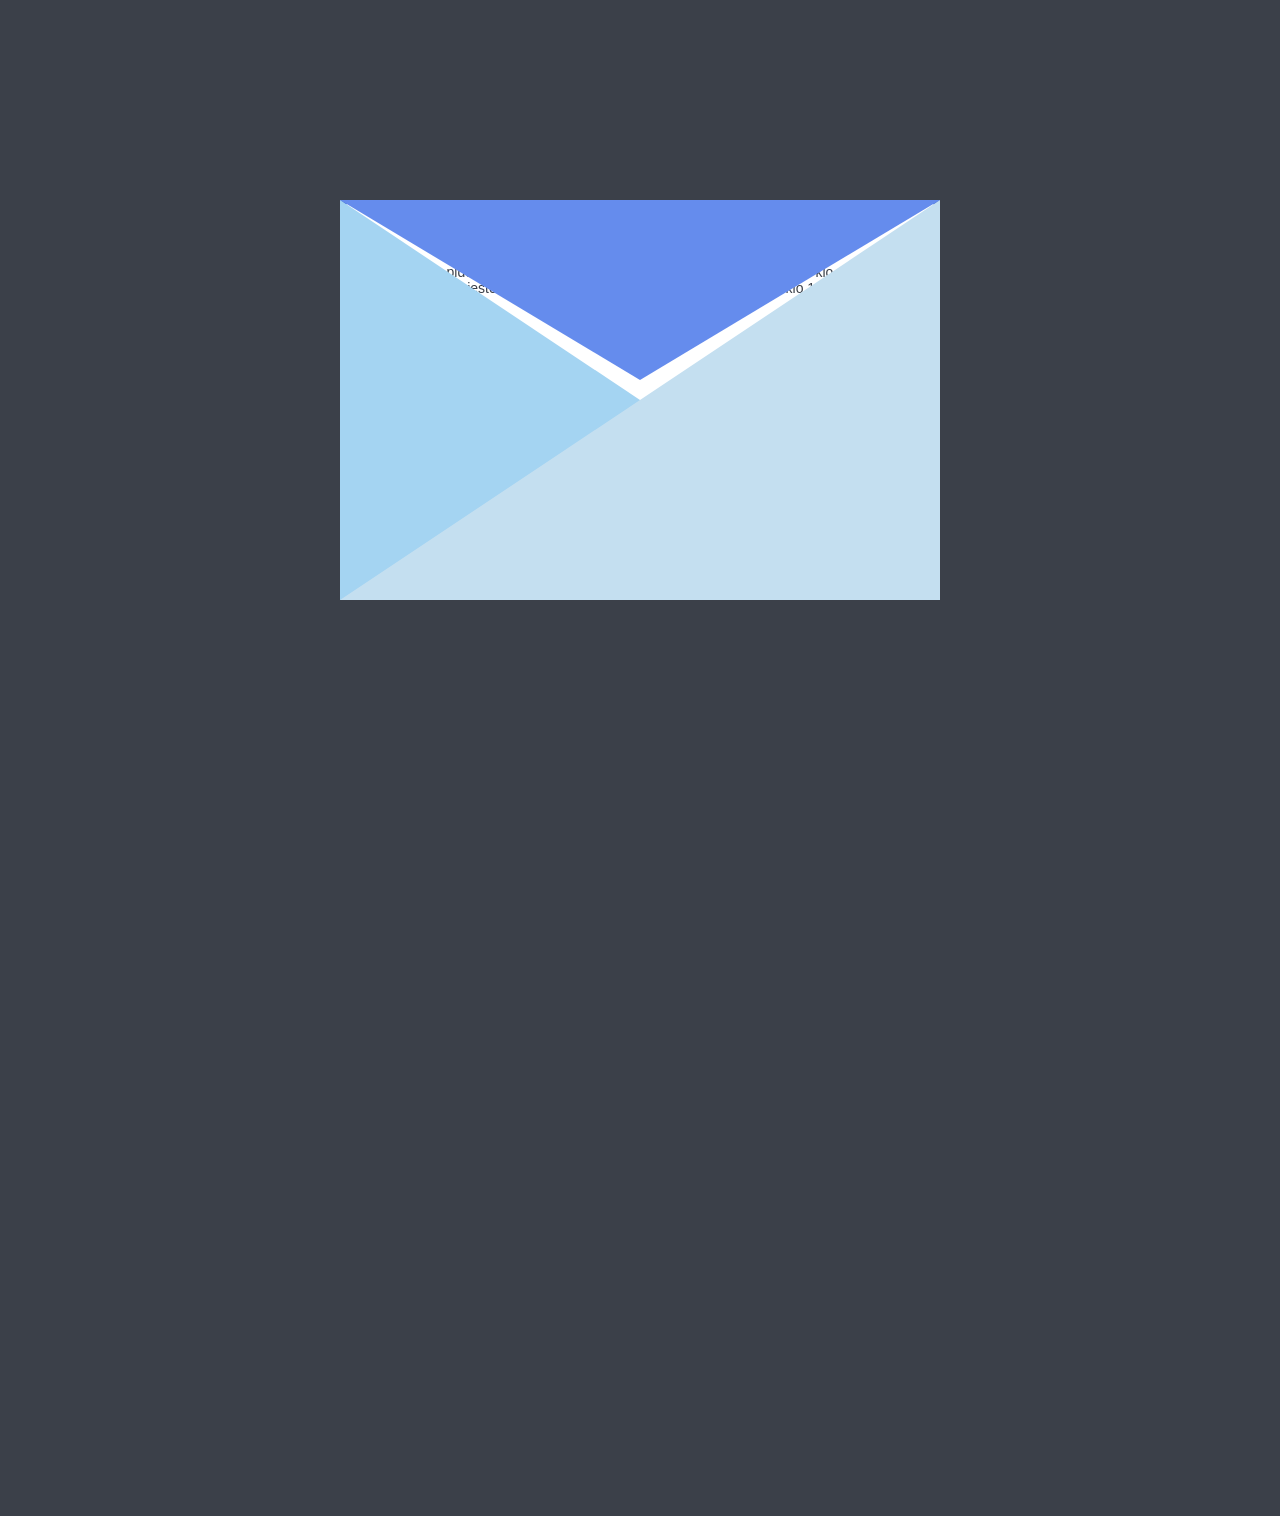
<file: index.html>
<!-- https://codepen.io/Coding-Star/pen/WNpbvwB -->
<html>
<head>

<style type="text/css">
* {
  margin: 0;
  padding: 0;
  box-sizing: border-box;
}

body {

  text-align: center;
  font-size: 14px;
  margin-top: 10px;
  color: #3B4049;

  display: flex;
  justify-content: center;
  align-items: center;
  font-family: sans-serif;
  background-color: #3B4049;
}

@media only screen and (min-device-width: 280px) {
  body {
    font-size: 10px;
  }
}

@media only screen and (min-device-width: 768px) {
  body {
    font-size: 14px;
  }
}

.form{
	position: absolute;
	top: 600px;
	z-index: 1;
	
}
.footer{
	height: 50px;
}

.wrapper {
  height: 400px;
  width: 600px;
  top: 200px;
  background-color: #3760C9;
  position: absolute;
  display: flex;
  justify-content: center;
  z-index: 2;
}

.lid {
  position: absolute;
  height: 400px;
  width: 600px;
  top: 0;
  left: 0;
  border-right: 300px solid transparent;
  border-bottom: 200px solid transparent;
  border-left: 300px solid transparent;
  transform-origin: top;
  transition: transform 0.25s linear;
}

/* Lid when closed */
.lid.one {
  border-top: 180px solid #658ced;
  transform: rotateX(0deg);
  z-index: 3;
  transition-delay: 0.75s;
}

/* Lid when opened */
.lid.two {
  border-top: 200px solid #3760C9;
  transform: rotateX(90deg);
  z-index: 1;
  transition-delay: 0.5s;
}

.envelope {
  position: absolute;
  height: 400px;
  width: 600px;
  top: 0;
  left: 0;
  border-top: 200px solid transparent;
  border-right: 300px solid #C4DFF0;
  border-bottom: 200px solid #C4DFF0;
  border-left: 300px solid #a4d4f2;
  z-index: 3;
}

.letter {
  position: absolute;
  top: 0;
  width: 596px;
  height: 400px;
  background-color: white;
  border-radius: 15px;
  z-index: 2;
  transition: 0.5s;
  overflow-x: hidden;
  overflow-y: auto;

}

 p {

}



.wrapper:hover .lid.one {
    transform: rotateX(90deg);
    transition-delay: 0s;
}

.wrapper:hover .lid.two {
    transform: rotateX(180deg);
    transition-delay: 0.25s;
}

.wrapper:hover .letter {
  transform: translateY(-150px);
  transition-delay: 0.5s;
}


</style>

</head>
<body>
    
    <div class="wrapper">
      <div class="lid one"></div>
      <div class="lid two"></div>
      <div class="envelope"></div>
      <div class="letter">
        <br />
        <p><b>KUTSU</b></p>
        <p>Tervetuloa väitöstilaisuuteen ja tilanteen niin salliessa karonkkaan!</p>
        <br />
        <p>Väitös pidetään LUT-yliopiston auditoriossa 1318 perjantaina 17.2 klo 12:00.</p>
        <p>Karonkka järjestetään Skinnarilan saunalla (Skinnarilankatu 35) klo 18:00 alkaen.</p>
        <p>VP 2.2. mennessä (alla)</p>
        <br />
        <p><b>Tervetuloa!</b></p>


    </div>

    <div class="form">
            <iframe src="https://docs.google.com/forms/d/e/1FAIpQLScJ-9nnuG8uu1iFwbEMpdBzgjNL69PMXr79bgtOQbmW7I57Hw/viewform?embedded=true" width="640" height="716" frameborder="0" marginheight="0" marginwidth="0">Ladataan…</iframe>
      </div>
    <br /> <br /> <br /> <br />
	</div>

	</div>
  </body>
  </html>
</file>
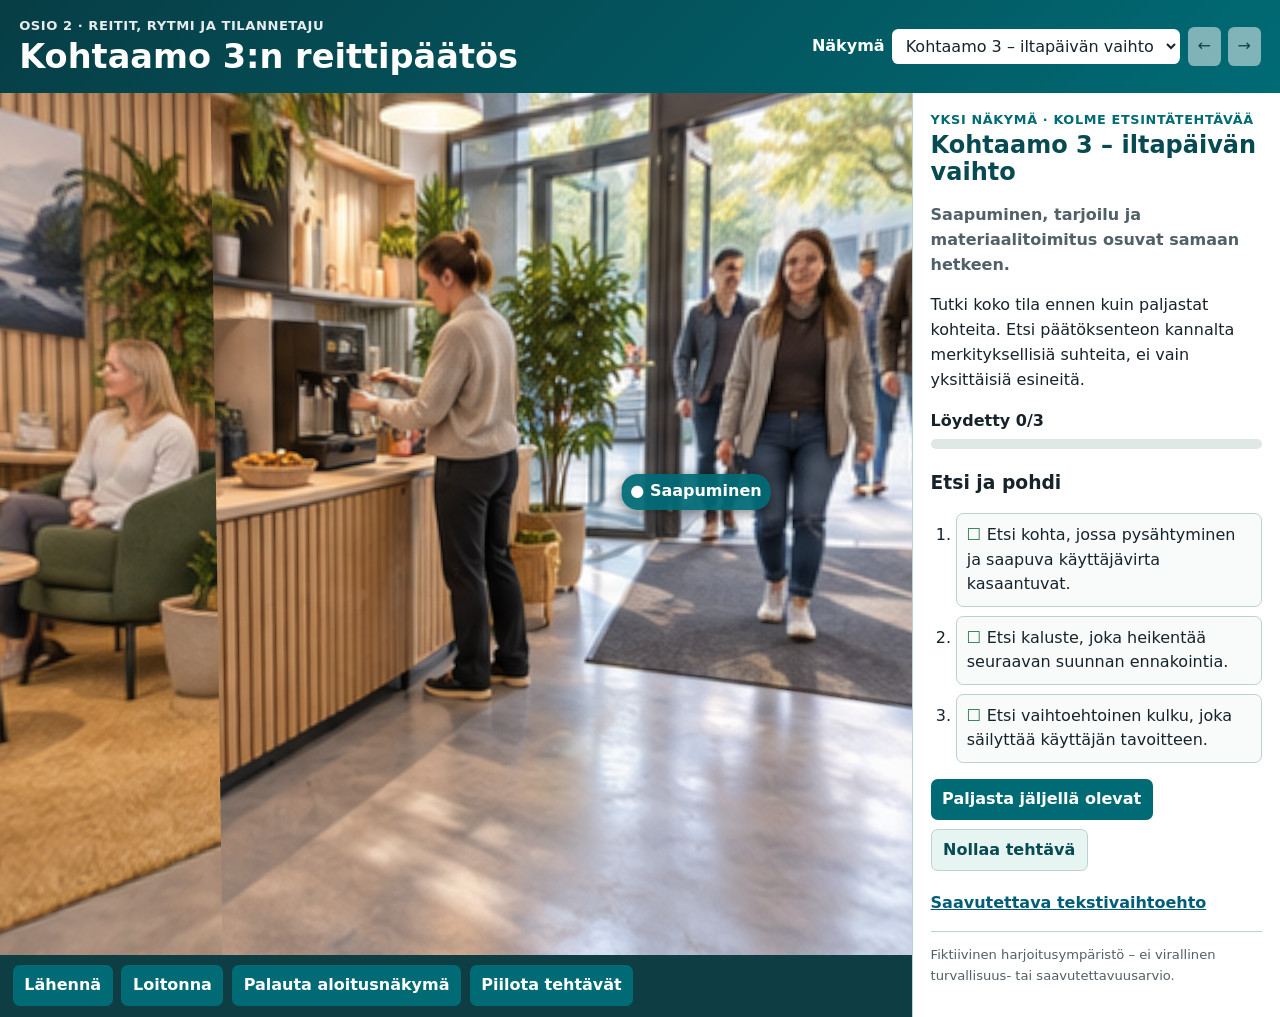
<file: furnished-spaces-simulation/index.html>
<!doctype html>
<html lang="fi">
<head>
  <meta charset="utf-8">
  <meta name="viewport" content="width=device-width, initial-scale=1">
  <meta name="color-scheme" content="light">
  <title>Kohtaamo 3 – 360° reittisimulaatio</title>
  <link rel="stylesheet" href="./style.css">
</head>
<body>
  <a class="skip-link" href="#lesson-panel">Siirry tehtäviin</a>
  <div class="app-shell">
    <header class="topbar">
      <div>
        <p class="eyebrow">Osio 2 · Reitit, rytmi ja tilannetaju</p>
        <h1>Kohtaamo 3:n reittipäätös</h1>
      </div>
      <div class="scene-tools" aria-label="Näkymän valinta">
        <label for="scene-select">Näkymä</label>
        <select id="scene-select"></select>
        <button id="previous-scene" type="button" aria-label="Edellinen näkymä">←</button>
        <button id="next-scene" type="button" aria-label="Seuraava näkymä">→</button>
      </div>
    </header>

    <main class="simulation-layout">
      <section class="viewer-card" aria-labelledby="scene-title">
        <div id="viewer" class="viewer" tabindex="0" role="application" aria-describedby="controls-help">
          <div id="loading" class="loading">Ladataan 360-näkymää…</div>
          <div id="hotspot-layer" class="hotspot-layer" aria-label="Panoraaman oppimiskohteet"></div>
          <div id="debug-readout" class="debug-readout" hidden></div>
        </div>
        <p id="controls-help" class="sr-only">Vedä hiirellä tai pyyhkäise katsellaksesi ympärillesi. Nuolinäppäimet kääntävät näkymää. Plus- ja miinusnäppäimet sekä painikkeet muuttavat zoomausta.</p>
        <div class="viewer-toolbar" aria-label="360-näkymän ohjaimet">
          <button id="zoom-in" type="button">Lähennä</button>
          <button id="zoom-out" type="button">Loitonna</button>
          <button id="reset-view" type="button">Palauta aloitusnäkymä</button>
          <button id="toggle-panel" type="button" aria-expanded="true" aria-controls="lesson-panel">Piilota tehtävät</button>
        </div>
      </section>

      <aside id="lesson-panel" class="lesson-panel">
        <p class="scene-kicker">Yksi näkymä · kolme etsintätehtävää</p>
        <h2 id="scene-title"></h2>
        <p id="scene-subtitle" class="subtitle"></p>
        <p id="scene-introduction"></p>

        <div class="progress-block" aria-live="polite">
          <div><strong id="progress-text">Löydetty 0/3</strong></div>
          <div class="progress-track" aria-hidden="true"><span id="progress-bar"></span></div>
        </div>

        <h3>Etsi ja pohdi</h3>
        <ol id="task-list" class="task-list"></ol>
        <div class="task-actions">
          <button id="reveal-remaining" type="button">Paljasta jäljellä olevat</button>
          <button id="reset-scene" type="button" class="secondary">Nollaa tehtävä</button>
        </div>
        <div id="completion" class="completion" hidden>
          <strong>Kaikki kohteet löytyivät.</strong>
          <p>Muotoile nyt muutosmerkki ja perustele, milloin vaihtoehtoiseen reittiin siirrytään.</p>
        </div>
        <p class="alternative-link"><a href="./accessible.html">Saavutettava tekstivaihtoehto</a></p>
        <p class="boundary">Fiktiivinen harjoitusympäristö – ei virallinen turvallisuus- tai saavutettavuusarvio.</p>
      </aside>
    </main>
  </div>

  <dialog id="hotspot-dialog" class="hotspot-dialog" aria-labelledby="dialog-title">
    <button id="close-dialog" class="dialog-close" type="button" aria-label="Sulje">×</button>
    <p id="dialog-label" class="dialog-label"></p>
    <h2 id="dialog-title"></h2>
    <p id="dialog-text"></p>
    <div class="reflection"><strong>Pohdi:</strong> <span id="dialog-reflection"></span></div>
  </dialog>

  <noscript><p class="noscript">360-näkymä tarvitsee JavaScriptin. Käytä <a href="./accessible.html">tekstimuotoista vaihtoehtoa</a>.</p></noscript>
  <script type="module" src="./app.js"></script>
</body>
</html>
</file>
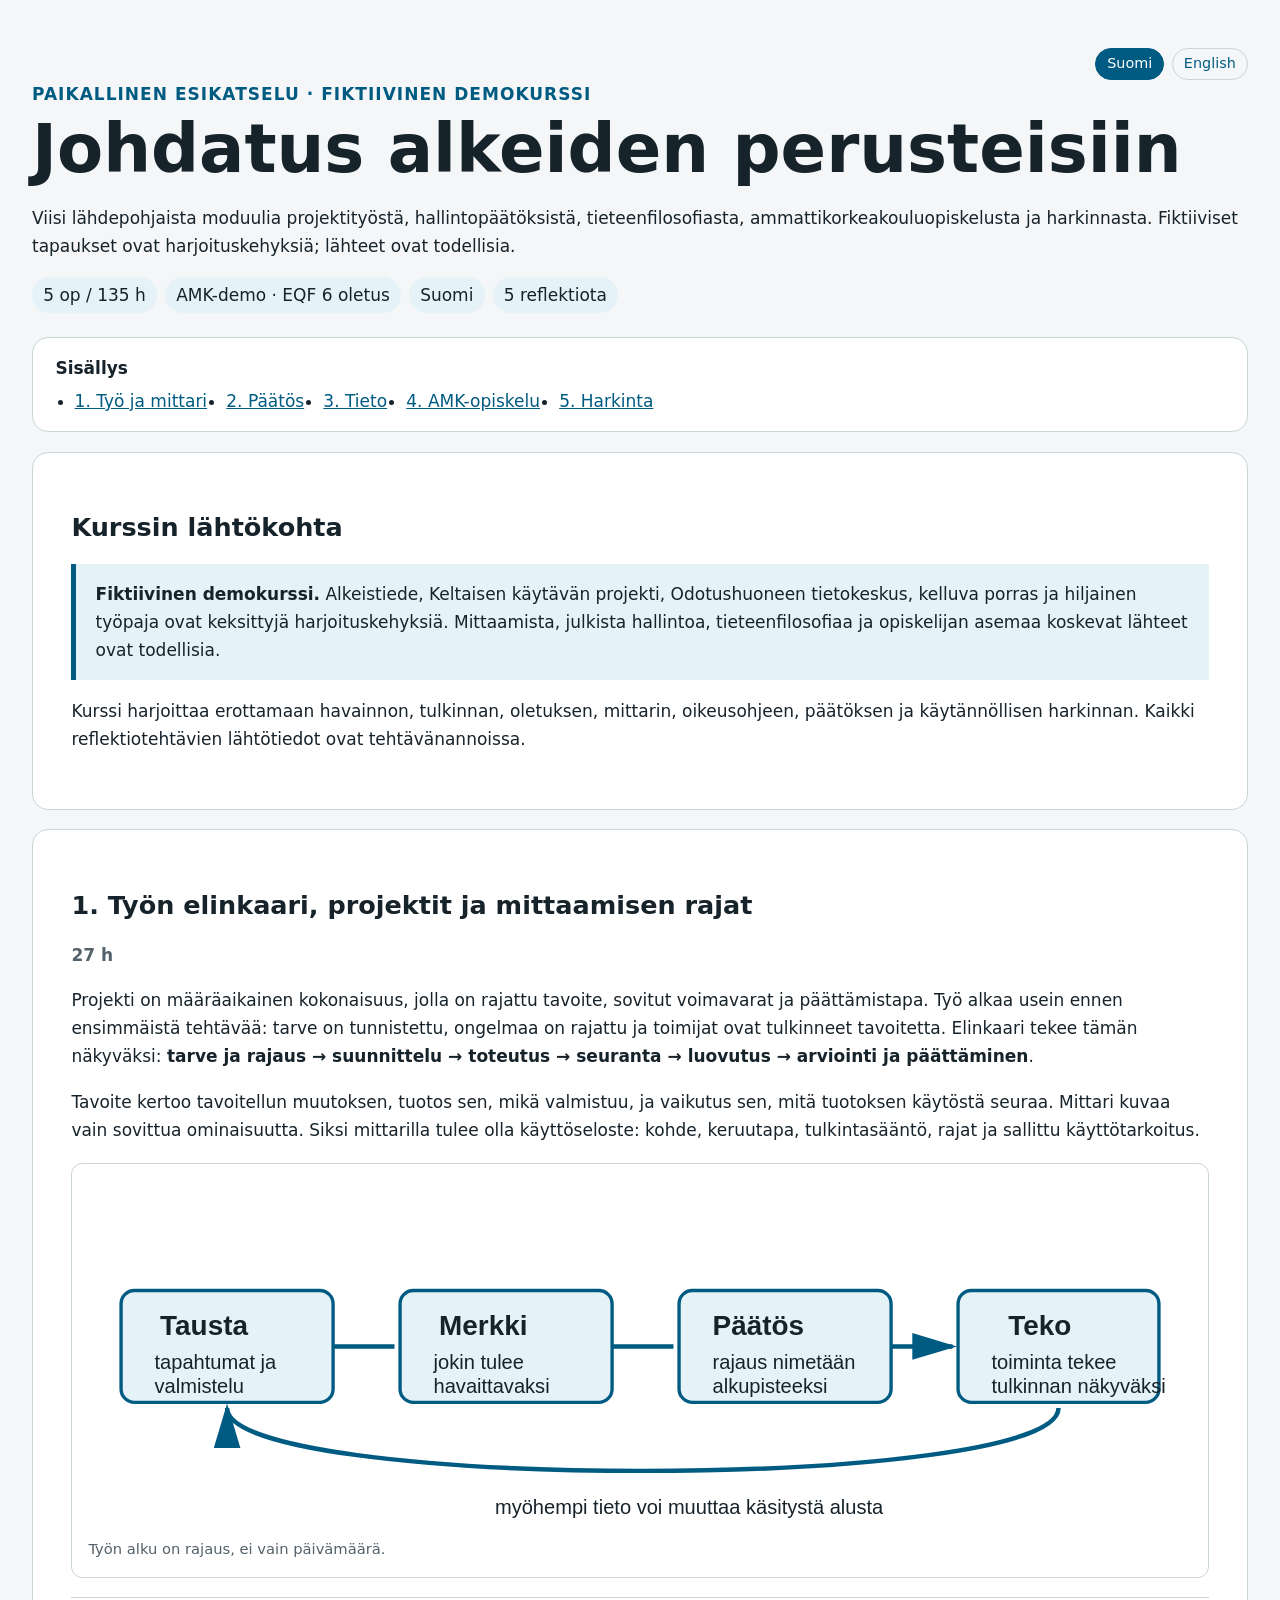
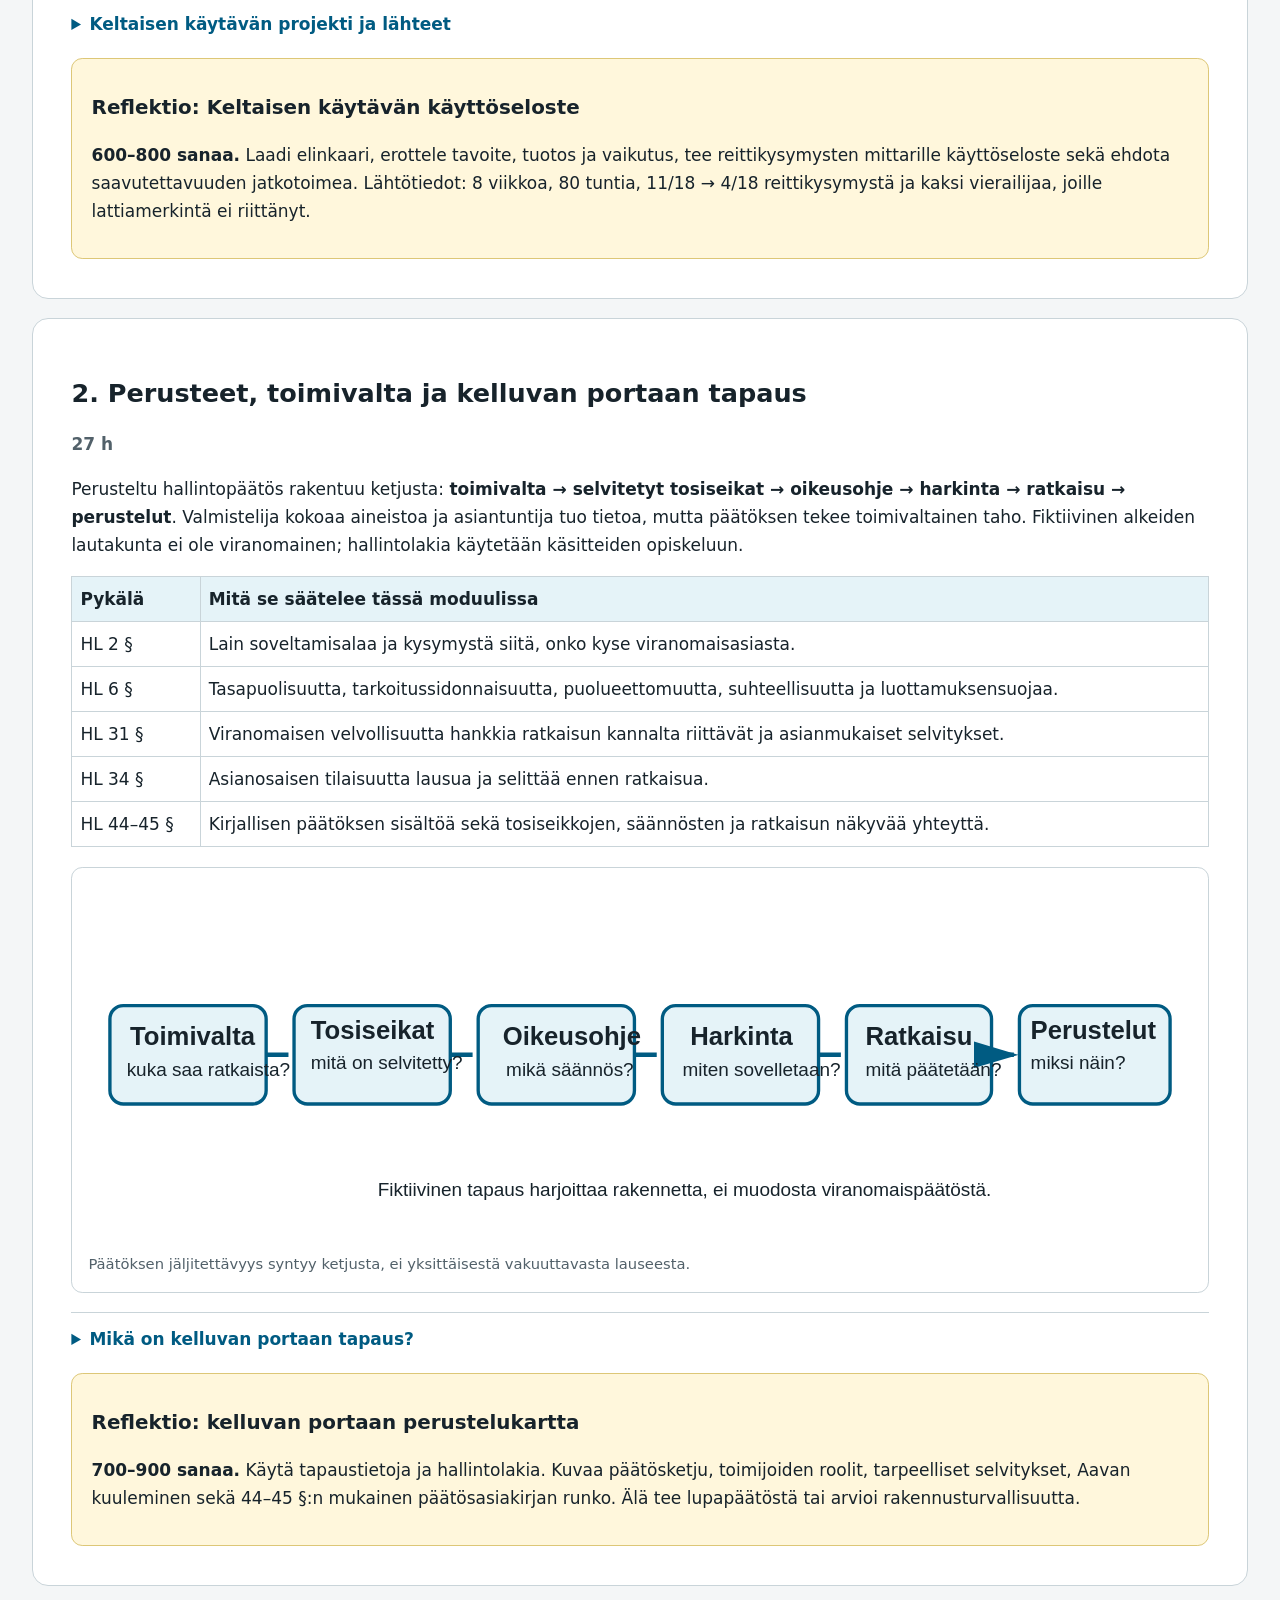
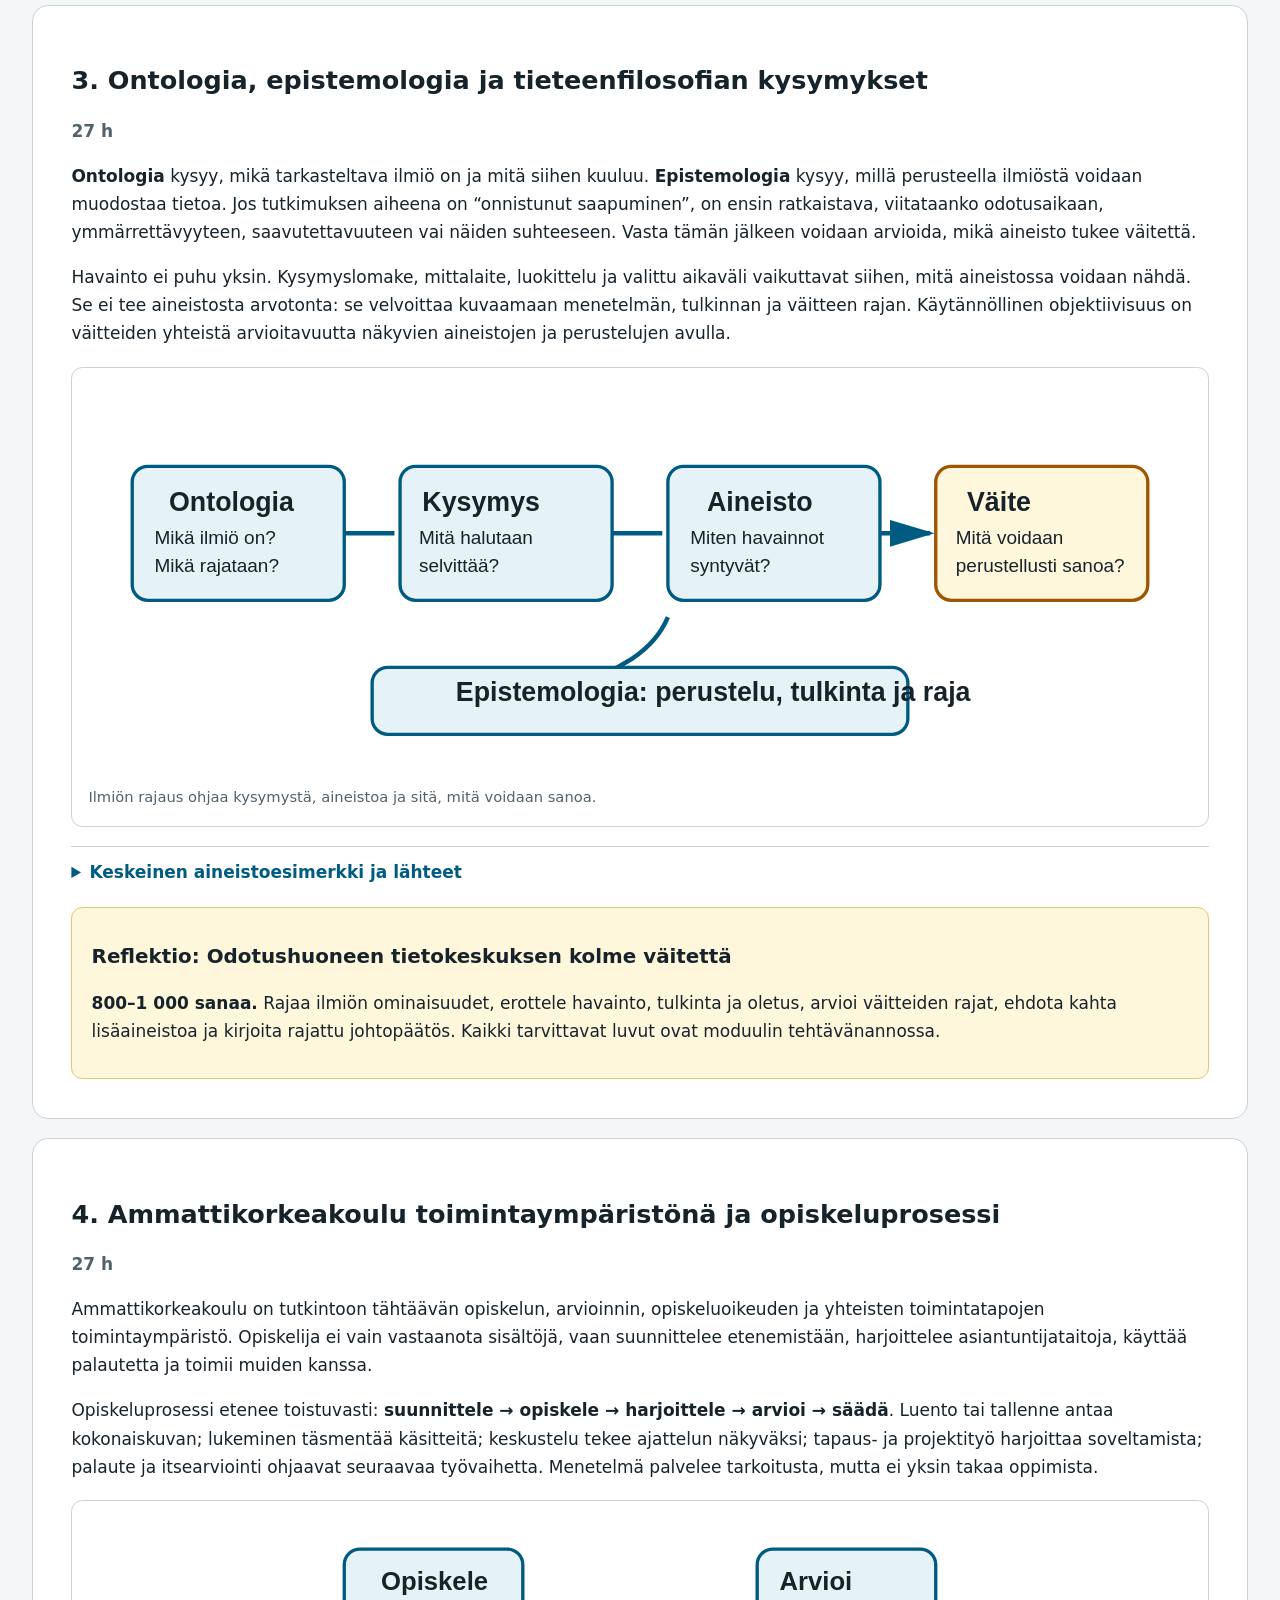
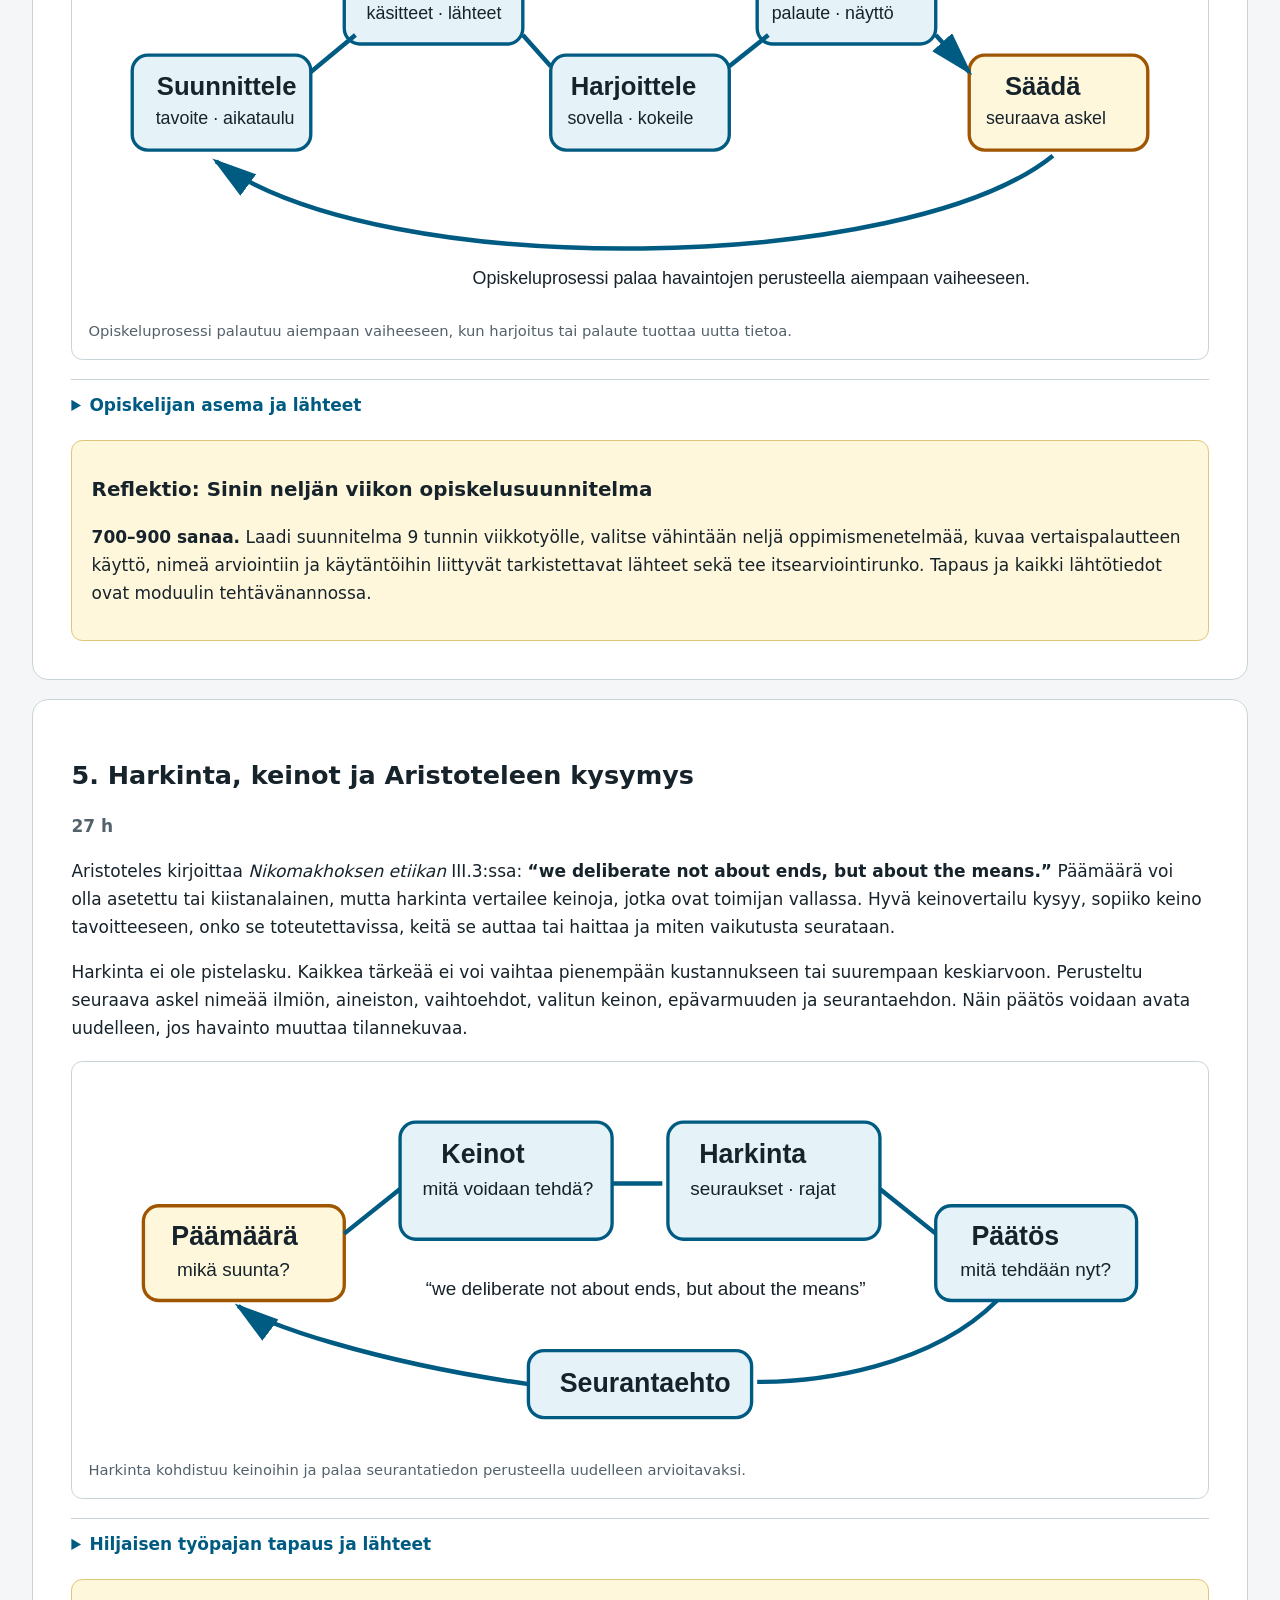
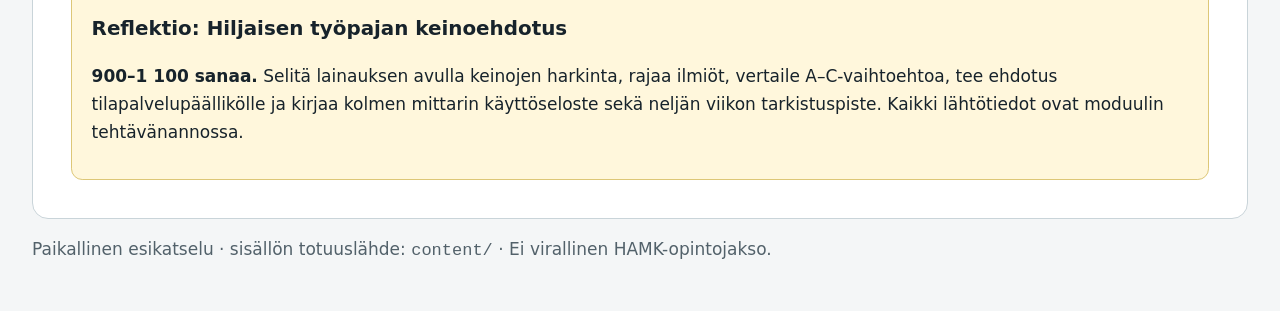
<file: introduction-to-basics/index.html>
<!doctype html>
<html lang="fi">
<head>
  <meta charset="utf-8">
  <meta name="viewport" content="width=device-width,initial-scale=1">
  <title>Johdatus alkeiden perusteisiin – esikatselu</title>
  <style>
    :root{--ink:#17232b;--blue:#005b82;--soft:#e5f3f8;--gold:#fff7dc;--line:#c9d4d9}*{box-sizing:border-box}html{scroll-behavior:smooth}body{margin:0;background:#f4f6f7;color:var(--ink);font:17px/1.65 system-ui,-apple-system,"Segoe UI",sans-serif}header,nav,main,footer{width:min(76rem,calc(100% - 2rem));margin:auto}header{padding:3rem 0 1.5rem}h1{font-size:clamp(2.2rem,6vw,4.2rem);line-height:1.1;margin:.3rem 0}h2{line-height:1.2}h3{line-height:1.3}.eyebrow{color:var(--blue);font-weight:750;text-transform:uppercase;letter-spacing:.06em}.language{display:flex;justify-content:flex-end;gap:.45rem}.language a{border:1px solid var(--line);border-radius:2rem;padding:.2rem .7rem;text-decoration:none;font-size:.9rem}.language a[aria-current="page"]{background:var(--blue);border-color:var(--blue);color:#fff}.meta{display:flex;gap:.5rem;flex-wrap:wrap}.meta span{background:var(--soft);padding:.25rem .7rem;border-radius:2rem}nav,.panel{background:#fff;border:1px solid var(--line);border-radius:1rem}nav{padding:1rem 1.4rem;margin-bottom:1.25rem}nav ul{display:flex;flex-wrap:wrap;gap:.4rem 1.2rem;margin:.3rem 0 0;padding-left:1.2rem}main{display:grid;gap:1.2rem}.panel{padding:clamp(1.2rem,3vw,2.4rem)}.notice{background:var(--soft);border-left:5px solid var(--blue);padding:1rem 1.2rem}.task{background:var(--gold);border:1px solid #ddc777;border-radius:.7rem;padding:1rem 1.2rem;margin-top:1.3rem}.diagram{margin:1.2rem 0;padding:.6rem;border:1px solid var(--line);border-radius:.7rem}.diagram img{display:block;width:100%;height:auto}.diagram figcaption{color:#52616a;font-size:.92rem;padding:.4rem}.time{font-weight:700;color:#52616a}details{margin-top:1rem;border-top:1px solid var(--line);padding-top:.7rem}summary{cursor:pointer;color:var(--blue);font-weight:700}table{border-collapse:collapse;width:100%;margin:1rem 0}th,td{border:1px solid var(--line);padding:.5rem;text-align:left;vertical-align:top}th{background:var(--soft)}a{color:var(--blue)}footer{color:#52616a;padding:1rem 0 3rem}@media print{body{background:#fff}.panel{break-inside:avoid;box-shadow:none}nav{display:none}}@media(max-width:40rem){nav ul{display:block}nav li+li{margin-top:.35rem}}
  </style>
</head>
<body>
  <header>
    <div class="language" aria-label="Kielivalinta"><a href="index.html" lang="fi" aria-current="page">Suomi</a><a href="en.html" lang="en">English</a></div>
    <div class="eyebrow">Paikallinen esikatselu · fiktiivinen demokurssi</div>
    <h1>Johdatus alkeiden perusteisiin</h1>
    <p>Viisi lähdepohjaista moduulia projektityöstä, hallintopäätöksistä, tieteenfilosofiasta, ammattikorkeakouluopiskelusta ja harkinnasta. Fiktiiviset tapaukset ovat harjoituskehyksiä; lähteet ovat todellisia.</p>
    <div class="meta"><span>5 op / 135 h</span><span>AMK-demo · EQF 6 oletus</span><span>Suomi</span><span>5 reflektiota</span></div>
  </header>
  <nav aria-label="Moduulit"><strong>Sisällys</strong><ul><li><a href="#m1">1. Työ ja mittari</a></li><li><a href="#m2">2. Päätös</a></li><li><a href="#m3">3. Tieto</a></li><li><a href="#m4">4. AMK-opiskelu</a></li><li><a href="#m5">5. Harkinta</a></li></ul></nav>
  <main>
    <section class="panel"><h2>Kurssin lähtökohta</h2><div class="notice"><strong>Fiktiivinen demokurssi.</strong> Alkeistiede, Keltaisen käytävän projekti, Odotushuoneen tietokeskus, kelluva porras ja hiljainen työpaja ovat keksittyjä harjoituskehyksiä. Mittaamista, julkista hallintoa, tieteenfilosofiaa ja opiskelijan asemaa koskevat lähteet ovat todellisia.</div><p>Kurssi harjoittaa erottamaan havainnon, tulkinnan, oletuksen, mittarin, oikeusohjeen, päätöksen ja käytännöllisen harkinnan. Kaikki reflektiotehtävien lähtötiedot ovat tehtävänannoissa.</p></section>

    <section class="panel" id="m1">
      <h2>1. Työn elinkaari, projektit ja mittaamisen rajat</h2><p class="time">27 h</p>
      <p>Projekti on määräaikainen kokonaisuus, jolla on rajattu tavoite, sovitut voimavarat ja päättämistapa. Työ alkaa usein ennen ensimmäistä tehtävää: tarve on tunnistettu, ongelmaa on rajattu ja toimijat ovat tulkinneet tavoitetta. Elinkaari tekee tämän näkyväksi: <strong>tarve ja rajaus → suunnittelu → toteutus → seuranta → luovutus → arviointi ja päättäminen</strong>.</p>
      <p>Tavoite kertoo tavoitellun muutoksen, tuotos sen, mikä valmistuu, ja vaikutus sen, mitä tuotoksen käytöstä seuraa. Mittari kuvaa vain sovittua ominaisuutta. Siksi mittarilla tulee olla käyttöseloste: kohde, keruutapa, tulkintasääntö, rajat ja sallittu käyttötarkoitus.</p>
      <figure class="diagram"><img src="../assets/01-alun-anatomia.svg" alt="Työn alkuun liittyvä kaavio taustasta tekoon."><figcaption>Työn alku on rajaus, ei vain päivämäärä.</figcaption></figure>
      <details><summary>Keltaisen käytävän projekti ja lähteet</summary><p>Kahdeksan viikon projektissa 18 vierailijasta 11 kysyi reittiä ennen muutosta ja 4 muutoksen jälkeen. Lattiamerkintä ei kuitenkaan riittänyt kahdelle näkörajoitteiselle vierailijalle. Projekti tuottaa opasteet, havaintotaulukon ja ehdotuksen jatkotoimesta; se ei väitä ratkaisseensa koko rakennuksen saavutettavuutta.</p><p><a href="https://doi.org/10.1146/annurev.soc.24.1.313">Espeland & Stevens (1998)</a> tarkastelevat vertailukelpoisuuden rakentumista. <a href="https://doi.org/10.23943/princeton/9780691208411.001.0001">Porter (2020 [1995])</a> näyttää, miksi lukuihin luotetaan ja miksi laskentatapa pitää avata.</p></details>
      <div class="task"><h3>Reflektio: Keltaisen käytävän käyttöseloste</h3><p><strong>600–800 sanaa.</strong> Laadi elinkaari, erottele tavoite, tuotos ja vaikutus, tee reittikysymysten mittarille käyttöseloste sekä ehdota saavutettavuuden jatkotoimea. Lähtötiedot: 8 viikkoa, 80 tuntia, 11/18 → 4/18 reittikysymystä ja kaksi vierailijaa, joille lattiamerkintä ei riittänyt.</p></div>
    </section>

    <section class="panel" id="m2">
      <h2>2. Perusteet, toimivalta ja kelluvan portaan tapaus</h2><p class="time">27 h</p>
      <p>Perusteltu hallintopäätös rakentuu ketjusta: <strong>toimivalta → selvitetyt tosiseikat → oikeusohje → harkinta → ratkaisu → perustelut</strong>. Valmistelija kokoaa aineistoa ja asiantuntija tuo tietoa, mutta päätöksen tekee toimivaltainen taho. Fiktiivinen alkeiden lautakunta ei ole viranomainen; hallintolakia käytetään käsitteiden opiskeluun.</p>
      <table><thead><tr><th>Pykälä</th><th>Mitä se säätelee tässä moduulissa</th></tr></thead><tbody><tr><td>HL 2 §</td><td>Lain soveltamisalaa ja kysymystä siitä, onko kyse viranomaisasiasta.</td></tr><tr><td>HL 6 §</td><td>Tasapuolisuutta, tarkoitussidonnaisuutta, puolueettomuutta, suhteellisuutta ja luottamuksensuojaa.</td></tr><tr><td>HL 31 §</td><td>Viranomaisen velvollisuutta hankkia ratkaisun kannalta riittävät ja asianmukaiset selvitykset.</td></tr><tr><td>HL 34 §</td><td>Asianosaisen tilaisuutta lausua ja selittää ennen ratkaisua.</td></tr><tr><td>HL 44–45 §</td><td>Kirjallisen päätöksen sisältöä sekä tosiseikkojen, säännösten ja ratkaisun näkyvää yhteyttä.</td></tr></tbody></table>
      <figure class="diagram"><img src="../assets/02-perusteen-kantavuus.svg" alt="Päätöksen rakenne toimivallasta perusteluihin."><figcaption>Päätöksen jäljitettävyys syntyy ketjusta, ei yksittäisestä vakuuttavasta lauseesta.</figcaption></figure>
      <details><summary>Mikä on kelluvan portaan tapaus?</summary><p>Kuvitteellinen Käytävävirasto käsittelee Aavan lupahakemusta vaijereilla kannatetusta kolmiaskelmaisesta “kelluvasta portaasta”. Valmistajan muistio kuvaa porrasta vakaaksi, mutta tarkastaja havaitsee ensimmäisen askelman heiluvan kahden henkilön käytössä. Aava ei ole nähnyt tarkastajan muistiota. Sisäisen säännön mukaan päätöksen tekee yksikön päällikkö, ei tarkastaja.</p><p><a href="https://www.finlex.fi/fi/lainsaadanto/2003/434">Hallintolaki</a> on ensisijainen lähde. <a href="https://kho.fi/fi/index/paatokset/ennakkopaatokset/1730719508768.html">KHO:2024:117</a> havainnollistaa tasapuolisuuden ja luottamuksensuojan yhteyttä; <a href="https://kho.fi/fi/index/paatokset/ennakkopaatokset/1738061729305.html">KHO:2025:13</a> suhteellisuutta; <a href="https://www.kho.fi/paatokset/kho202579/">KHO:2025:79</a> kuulemista ja sen poikkeuksia.</p></details>
      <div class="task"><h3>Reflektio: kelluvan portaan perustelukartta</h3><p><strong>700–900 sanaa.</strong> Käytä tapaustietoja ja hallintolakia. Kuvaa päätösketju, toimijoiden roolit, tarpeelliset selvitykset, Aavan kuuleminen sekä 44–45 §:n mukainen päätösasiakirjan runko. Älä tee lupapäätöstä tai arvioi rakennusturvallisuutta.</p></div>
    </section>

    <section class="panel" id="m3">
      <h2>3. Ontologia, epistemologia ja tieteenfilosofian kysymykset</h2><p class="time">27 h</p>
      <p><strong>Ontologia</strong> kysyy, mikä tarkasteltava ilmiö on ja mitä siihen kuuluu. <strong>Epistemologia</strong> kysyy, millä perusteella ilmiöstä voidaan muodostaa tietoa. Jos tutkimuksen aiheena on “onnistunut saapuminen”, on ensin ratkaistava, viitataanko odotusaikaan, ymmärrettävyyteen, saavutettavuuteen vai näiden suhteeseen. Vasta tämän jälkeen voidaan arvioida, mikä aineisto tukee väitettä.</p>
      <p>Havainto ei puhu yksin. Kysymyslomake, mittalaite, luokittelu ja valittu aikaväli vaikuttavat siihen, mitä aineistossa voidaan nähdä. Se ei tee aineistosta arvotonta: se velvoittaa kuvaamaan menetelmän, tulkinnan ja väitteen rajan. Käytännöllinen objektiivisuus on väitteiden yhteistä arvioitavuutta näkyvien aineistojen ja perustelujen avulla.</p>
      <figure class="diagram"><img src="../assets/03-valitilan-logistiikka.svg" alt="Kaavio ontologian, tutkimuskysymyksen, aineiston ja rajatun väitteen suhteesta."><figcaption>Ilmiön rajaus ohjaa kysymystä, aineistoa ja sitä, mitä voidaan sanoa.</figcaption></figure>
      <details><summary>Keskeinen aineistoesimerkki ja lähteet</summary><p>Odotushuoneen tietokeskuksessa odotusaika laski 12:sta 8 minuuttiin, 14/20 vastaajaa piti ohjetta selkeänä ja 3/25 kävijästä kysyi reittiä. Aineistot kuvaavat eri ominaisuuksia, eivät yhtä automaattista “onnistumista”. Kyselystä puuttuu tieto vastaamatta jättäneistä.</p><p><a href="https://doi.org/10.1177/0539018412437108">Goertz & Mahoney (2012)</a> erottavat käsitteen ja mittarin. <a href="https://plato.stanford.edu/entries/science-theory-observation/">Bogen (2014)</a> selittää havainnon ja teorian suhdetta. <a href="https://plato.stanford.edu/entries/scientific-objectivity/">Douglas (2016)</a> tarkastelee objektiivisuuden merkityksiä.</p></details>
      <div class="task"><h3>Reflektio: Odotushuoneen tietokeskuksen kolme väitettä</h3><p><strong>800–1 000 sanaa.</strong> Rajaa ilmiön ominaisuudet, erottele havainto, tulkinta ja oletus, arvioi väitteiden rajat, ehdota kahta lisäaineistoa ja kirjoita rajattu johtopäätös. Kaikki tarvittavat luvut ovat moduulin tehtävänannossa.</p></div>
    </section>

    <section class="panel" id="m4">
      <h2>4. Ammattikorkeakoulu toimintaympäristönä ja opiskeluprosessi</h2><p class="time">27 h</p>
      <p>Ammattikorkeakoulu on tutkintoon tähtäävän opiskelun, arvioinnin, opiskeluoikeuden ja yhteisten toimintatapojen toimintaympäristö. Opiskelija ei vain vastaanota sisältöjä, vaan suunnittelee etenemistään, harjoittelee asiantuntijataitoja, käyttää palautetta ja toimii muiden kanssa.</p>
      <p>Opiskeluprosessi etenee toistuvasti: <strong>suunnittele → opiskele → harjoittele → arvioi → säädä</strong>. Luento tai tallenne antaa kokonaiskuvan; lukeminen täsmentää käsitteitä; keskustelu tekee ajattelun näkyväksi; tapaus- ja projektityö harjoittaa soveltamista; palaute ja itsearviointi ohjaavat seuraavaa työvaihetta. Menetelmä palvelee tarkoitusta, mutta ei yksin takaa oppimista.</p>
      <figure class="diagram"><img src="../assets/04-suuntien-neuvottelu.svg" alt="Opiskeluprosessin vaiheet suunnittelusta työn säätämiseen."><figcaption>Opiskeluprosessi palautuu aiempaan vaiheeseen, kun harjoitus tai palaute tuottaa uutta tietoa.</figcaption></figure>
      <details><summary>Opiskelijan asema ja lähteet</summary><p>Perustuslain 16 §, ammattikorkeakoululaki ja yhdenvertaisuuslaki muodostavat opiskelijan aseman säädöspohjaa. Käytännön ohjeet, tutkintosääntö ja järjestyssäännöt täsmentävät toimintaa omassa korkeakoulussa. Tämä kurssi ei anna henkilökohtaista oikeudellista neuvontaa.</p><p><a href="https://doi.org/10.1002/j.2168-9830.2004.tb00809.x">Prince (2004)</a> arvioi aktiivisen oppimisen tutkimusnäyttöä. <a href="https://doi.org/10.1016/S1096-7516(00)00016-6">Garrison, Anderson & Archer (2000)</a> jäsentävät verkko-oppimista tiedollisen, sosiaalisen ja opetuksellisen läsnäolon avulla.</p></details>
      <div class="task"><h3>Reflektio: Sinin neljän viikon opiskelusuunnitelma</h3><p><strong>700–900 sanaa.</strong> Laadi suunnitelma 9 tunnin viikkotyölle, valitse vähintään neljä oppimismenetelmää, kuvaa vertaispalautteen käyttö, nimeä arviointiin ja käytäntöihin liittyvät tarkistettavat lähteet sekä tee itsearviointirunko. Tapaus ja kaikki lähtötiedot ovat moduulin tehtävänannossa.</p></div>
    </section>

    <section class="panel" id="m5">
      <h2>5. Harkinta, keinot ja Aristoteleen kysymys</h2><p class="time">27 h</p>
      <p>Aristoteles kirjoittaa <em>Nikomakhoksen etiikan</em> III.3:ssa: <strong>“we deliberate not about ends, but about the means.”</strong> Päämäärä voi olla asetettu tai kiistanalainen, mutta harkinta vertailee keinoja, jotka ovat toimijan vallassa. Hyvä keinovertailu kysyy, sopiiko keino tavoitteeseen, onko se toteutettavissa, keitä se auttaa tai haittaa ja miten vaikutusta seurataan.</p>
      <p>Harkinta ei ole pistelasku. Kaikkea tärkeää ei voi vaihtaa pienempään kustannukseen tai suurempaan keskiarvoon. Perusteltu seuraava askel nimeää ilmiön, aineiston, vaihtoehdot, valitun keinon, epävarmuuden ja seurantaehdon. Näin päätös voidaan avata uudelleen, jos havainto muuttaa tilannekuvaa.</p>
      <figure class="diagram"><img src="../assets/05-soveltava-alkeisuus.svg" alt="Aristoteelisen harkinnan kehä päämäärästä keinoihin, päätökseen ja seurantaan."><figcaption>Harkinta kohdistuu keinoihin ja palaa seurantatiedon perusteella uudelleen arvioitavaksi.</figcaption></figure>
      <details><summary>Hiljaisen työpajan tapaus ja lähteet</summary><p>Työpajassa 10/30 kävijästä kysyi reittiä, kolme käytti ruudunlukuohjelmaa ja osa käyttäjistä häiriintyi iltapäivän keskustelusta. Kolme keinoa ovat painetut opasteet, saavutettava verkkoreitti ja hiljainen tunti. Budjetti on 3 000 euroa ja toteutusaika kuusi viikkoa. Mikään keino ei yksin ratkaise kaikkia havaintoja.</p><p><a href="https://classics.mit.edu/Aristotle/nicomachaen.3.iii.html">Aristoteles, Nikomakhoksen etiikka III.3</a> on lähdeteksti harkinnasta. <a href="https://global.oup.com/academic/product/ethics-with-aristotle-9780195060416">Broadie (1991)</a> selittää Aristoteleen etiikan käytännöllistä harkintaa.</p></details>
      <div class="task"><h3>Reflektio: Hiljaisen työpajan keinoehdotus</h3><p><strong>900–1 100 sanaa.</strong> Selitä lainauksen avulla keinojen harkinta, rajaa ilmiöt, vertaile A–C-vaihtoehtoa, tee ehdotus tilapalvelupäällikölle ja kirjaa kolmen mittarin käyttöseloste sekä neljän viikon tarkistuspiste. Kaikki lähtötiedot ovat moduulin tehtävänannossa.</p></div>
    </section>
  </main>
  <footer>Paikallinen esikatselu · sisällön totuuslähde: <code>content/</code> · Ei virallinen HAMK-opintojakso.</footer>
</body>
</html>
</file>
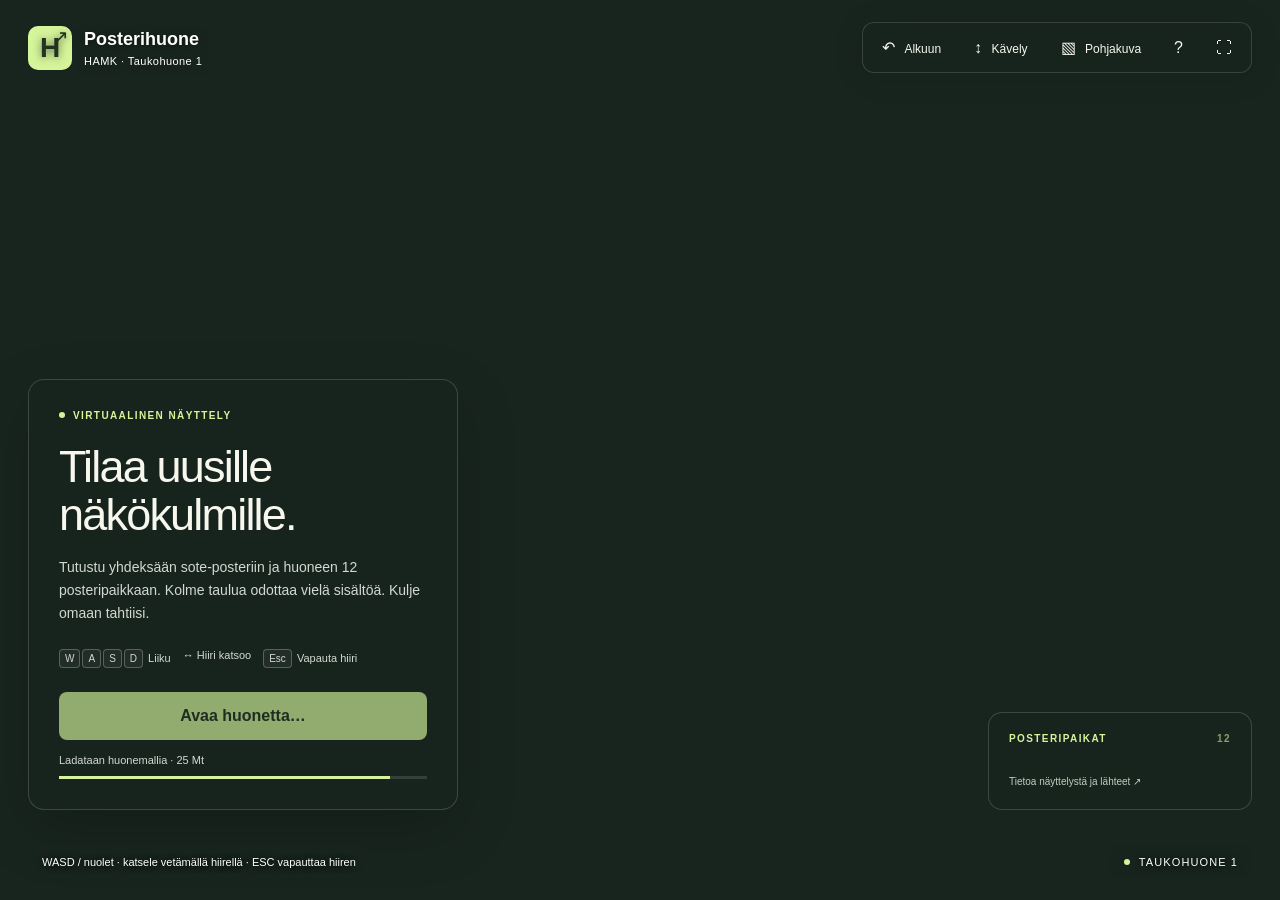
<file: posterihuone/index.html>
<!doctype html>
<html lang="fi">
<head>
  <meta charset="UTF-8" />
  <meta name="viewport" content="width=device-width, initial-scale=1.0" />
  <meta name="theme-color" content="#18251e" />
  <meta name="description" content="Kulje HAMKin virtuaalisessa taukohuoneessa ja tutustu opiskelijoiden postereihin." />
  <title>Posterihuone · HAMK</title>
  <script type="module" crossorigin src="./assets/index-DVe0frgO.js"></script>
  <link rel="stylesheet" crossorigin href="./assets/index-BAX3CiWw.css">
</head>
<body>
  <main id="app">
    <canvas id="scene" aria-label="Taukohuoneen kolmiulotteinen malli. Liiku WASD-näppäimillä ja katsele hiirellä." tabindex="0"></canvas>
    <header class="toolbar">
      <a class="brand" href="./" aria-label="Posterihuone, alkuun"><span class="brand-icon">H<span>↗</span></span><span>Posterihuone<small>HAMK · Taukohuone 1</small></span></a>
      <nav aria-label="Huoneen toiminnot">
        <button id="home" title="Palaa lähtöpaikkaan (R)">↶ <span>Alkuun</span></button>
        <button id="fly" aria-pressed="false" title="Vaihda kävelyn ja vapaan lentämisen välillä">↕ <span id="mode-label">Kävely</span></button>
        <button id="plan">▧ <span>Pohjakuva</span></button>
        <button id="help" aria-label="Liikkumisohjeet">?</button>
        <button id="fullscreen" aria-label="Koko näyttö">⛶</button>
      </nav>
    </header>
    <section id="welcome" class="welcome" aria-labelledby="welcome-title">
      <div class="eyebrow"><span class="status-dot"></span> VIRTUAALINEN NÄYTTELY</div>
      <h1 id="welcome-title">Tilaa uusille<br>näkökulmille.</h1>
      <p>Tutustu yhdeksään sote-posteriin ja huoneen 12 posteripaikkaan. Kolme taulua odottaa vielä sisältöä. Kulje omaan tahtiisi.</p>
      <div class="instructions"><span><kbd>W</kbd><kbd>A</kbd><kbd>S</kbd><kbd>D</kbd> Liiku</span><span>↔ Hiiri katsoo</span><span><kbd>Esc</kbd> Vapauta hiiri</span></div>
      <button id="enter" class="primary" disabled>Avaa huonetta…</button>
      <div id="loading" role="status" aria-live="polite">Valmistellaan näyttelyä</div>
      <progress id="progress" max="100" value="0" aria-label="Huoneen lataus"></progress>
    </section>
    <aside id="poster-list" class="poster-list" aria-label="Näyttelyn posterit">
      <div class="eyebrow">POSTERIPAIKAT <span id="poster-count">12</span></div>
      <p id="slot-status" class="slot-summary"></p>
      <div id="poster-cards"></div>
      <button id="sources" class="text-button">Tietoa näyttelystä ja lähteet ↗</button>
    </aside>
    <div id="crosshair" aria-hidden="true"></div>
    <button id="resume" class="primary resume" hidden>Astu sisään ↗</button>
    <button id="interact" class="interact" hidden>Avaa posteri <kbd>E</kbd></button>
    <footer class="hintbar"><span id="movement-hint">WASD / nuolet · katsele vetämällä hiirellä · ESC vapauttaa hiiren</span><span class="room-label"><i></i> TAUKOHUONE 1</span></footer>
    <div id="touch-controls" aria-label="Kosketusohjaimet"><button data-move="forward" aria-label="Eteenpäin">↑</button><div><button data-move="left" aria-label="Vasemmalle">←</button><button data-move="backward" aria-label="Taaksepäin">↓</button><button data-move="right" aria-label="Oikealle">→</button></div><div class="flight-touch"><button data-move="up" aria-label="Ylöspäin">+</button><button data-move="down" aria-label="Alaspäin">−</button></div></div>
    <dialog id="poster-dialog" aria-labelledby="poster-title"><div class="dialog-bar"><div><span class="eyebrow">OPISKELIJATYÖ</span><h2 id="poster-title"></h2></div><button class="close" aria-label="Sulje posteri">×</button></div><div class="poster-scroll"><img id="poster-large" alt="" /></div><div class="dialog-footer"><p id="poster-credit"></p><div class="poster-actions"><a id="poster-pdf" target="_blank" rel="noopener">Avaa alkuperäinen PDF ↗</a></div></div></dialog>
    <dialog id="info-dialog" aria-labelledby="info-title"><div class="dialog-bar"><h2 id="info-title"></h2><button class="close" aria-label="Sulje">×</button></div><div id="info-content" class="info-content"></div></dialog>
    <div id="toast" role="status" aria-live="polite" hidden></div>
  </main>
</body>
</html>
</file>
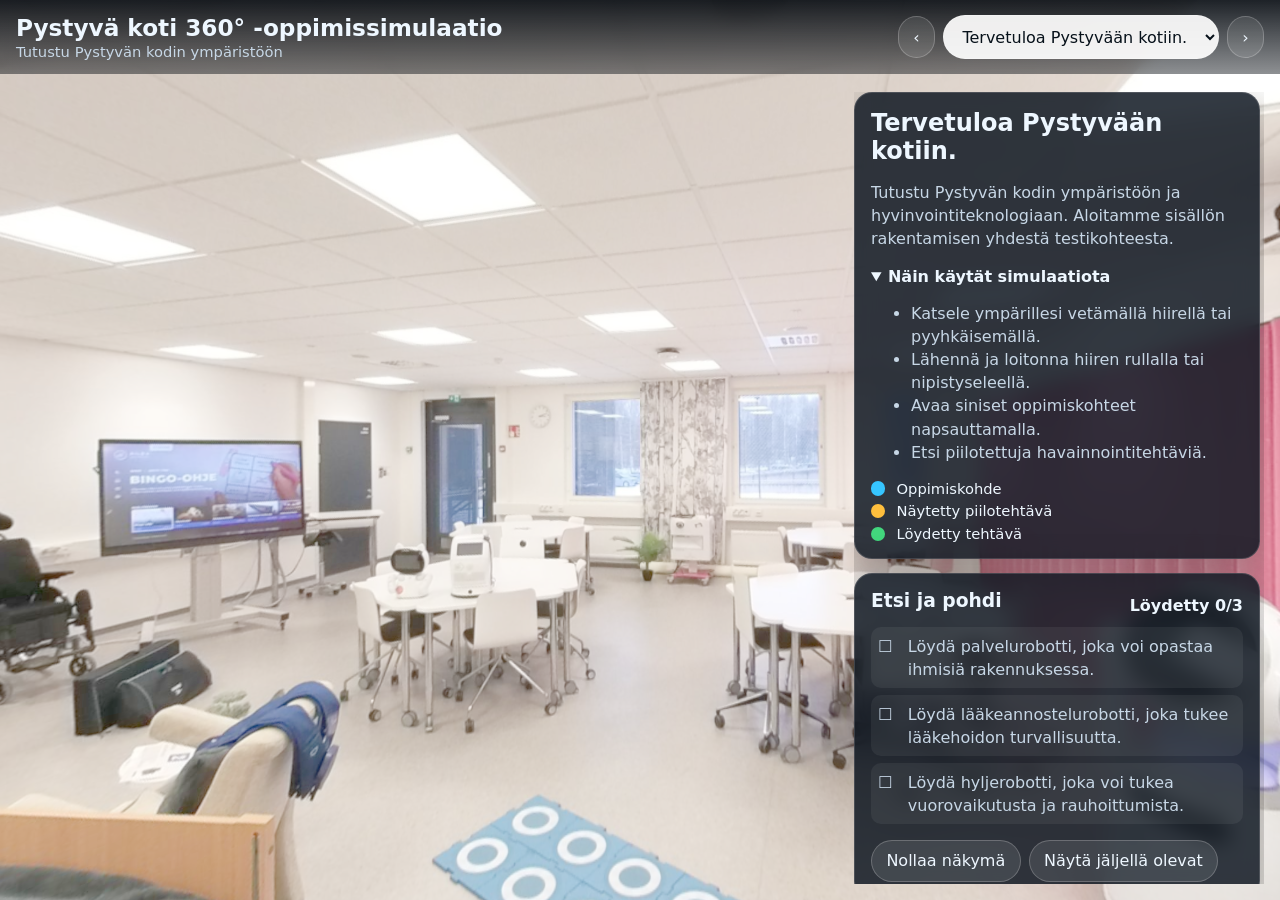
<file: pystyva-koti/index.html>
<!doctype html>
<html lang="fi">
<head>
  <meta charset="utf-8" />
  <meta name="viewport" content="width=device-width, initial-scale=1" />
  <title>Pystyvä koti 360° -oppimissimulaatio</title>
  <link rel="stylesheet" href="style.css" />
</head>
<body>
  <div id="app">
    <canvas id="viewer" aria-label="360 asteen panoraamanäkymä"></canvas>

    <header class="topbar">
      <div>
        <h1>Pystyvä koti 360° -oppimissimulaatio</h1>
        <p id="sceneSubtitle">Ammatillisen harkinnan harjoitus</p>
      </div>
      <nav class="sceneControls" aria-label="Näkymän valinta">
        <button id="prevScene" type="button" aria-label="Edellinen näkymä">‹</button>
        <select id="sceneSelect" aria-label="Valitse näkymä"></select>
        <button id="nextScene" type="button" aria-label="Seuraava näkymä">›</button>
      </nav>
    </header>

    <button id="panelToggle" class="panelToggle" type="button" aria-expanded="true">Oppimispaneeli</button>

    <aside id="lessonPanel" class="lessonPanel" aria-label="Oppimispaneeli">
      <section id="introCard" class="card introCard">
        <h2 id="sceneTitle">Tervetuloa</h2>
        <p id="sceneIntro"></p>
        <details open>
          <summary>Näin käytät simulaatiota</summary>
          <ul>
            <li>Katsele ympärillesi vetämällä hiirellä tai pyyhkäisemällä.</li>
            <li>Lähennä ja loitonna hiiren rullalla tai nipistyseleellä.</li>
            <li>Avaa siniset oppimiskohteet napsauttamalla.</li>
            <li>Etsi piilotettuja havainnointitehtäviä.</li>
          </ul>
        </details>
        <div class="legend" aria-label="Selite">
          <span><i class="dot blue"></i> Oppimiskohde</span>
          <span><i class="dot amber"></i> Näytetty piilotehtävä</span>
          <span><i class="dot green"></i> Löydetty tehtävä</span>
        </div>
      </section>

      <section class="card">
        <div class="taskHeader">
          <h3>Etsi ja pohdi</h3>
          <strong id="foundCounter">Löydetty 0/0</strong>
        </div>
        <ul id="taskList" class="taskList"></ul>
        <div class="buttonRow">
          <button id="resetScene" type="button">Nollaa näkymä</button>
          <button id="revealRemaining" type="button">Näytä jäljellä olevat</button>
        </div>
      </section>

      <section id="finalPanel" class="card finalPanel" hidden>
        <h3>Loppupohdinta</h3>
        <p>Olet suorittanut Pystyvä koti 360° -tutustumisen.</p>
        <ol>
          <li>Mitkä kolme teknologiaa tukisivat suoraan kotona asumisen omatoimisuutta?</li>
          <li>Mitkä teknologiat edellyttäisivät eniten ammattilaisen ohjausta ennen käyttöä?</li>
          <li>Mitkä teknologiat herättävät eettisiä, yksityisyyteen tai ihmisarvoon liittyviä kysymyksiä?</li>
          <li>Mitkä teknologiat tukevat asiakasta, ja mitkä tukevat ensisijaisesti ammattilaisia tai läheisiä?</li>
          <li>Miten arvioisit, parantaako valittu teknologia todella arkea?</li>
        </ol>
        <textarea id="reflectionText" placeholder="Kirjoita muistiinpanosi tähän ja kopioi ne oppimisalustalle."></textarea>
        <button id="copyReflection" type="button">Kopioi pohdinta</button>
      </section>
    </aside>

    <div id="hotspotLayer" aria-hidden="false"></div>

    <dialog id="popup" class="popup">
      <button id="closePopup" class="closePopup" type="button" aria-label="Sulje">×</button>
      <p id="popupKicker" class="kicker"></p>
      <h2 id="popupTitle"></h2>
      <p id="popupText"></p>
    </dialog>

    <div id="toast" class="toast" role="status" aria-live="polite"></div>
    <div id="debugReadout" class="debugReadout" hidden></div>
  </div>
  <script type="module" src="app.js"></script>
</body>
</html>
</file>
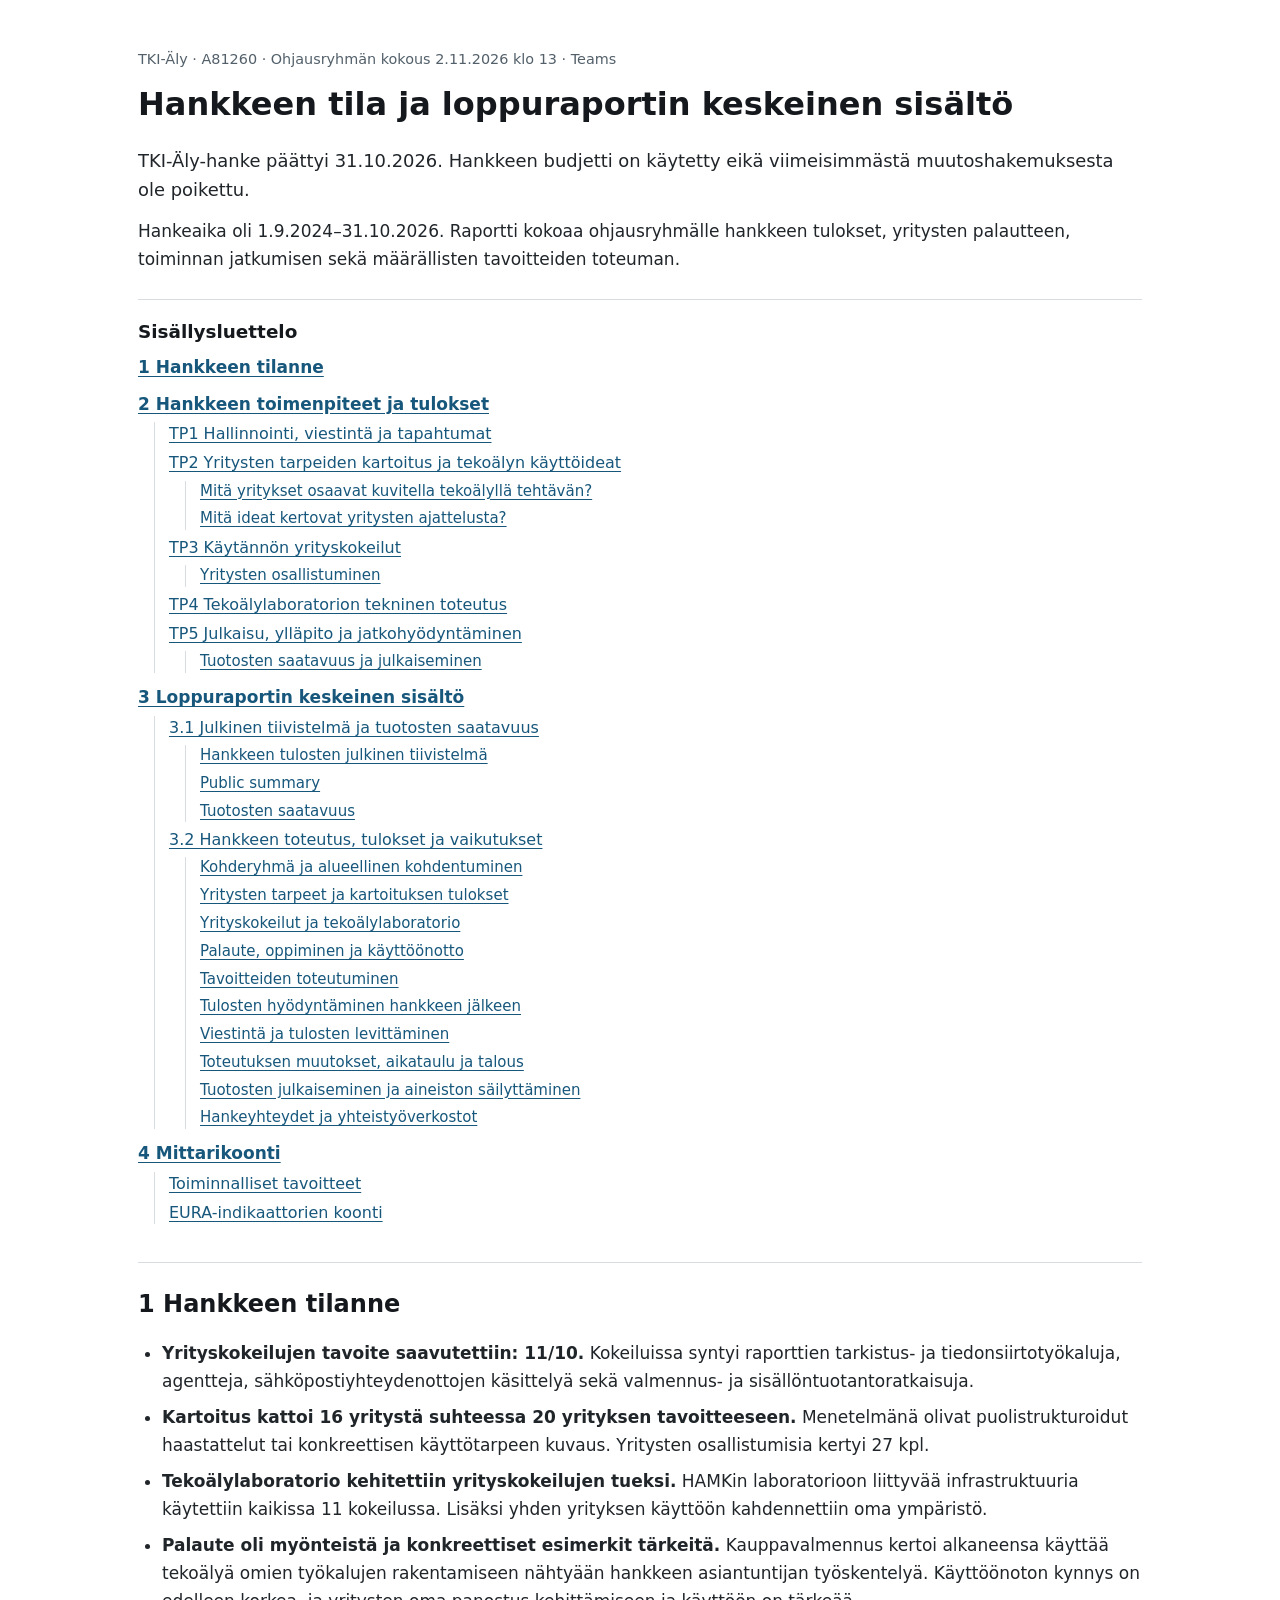
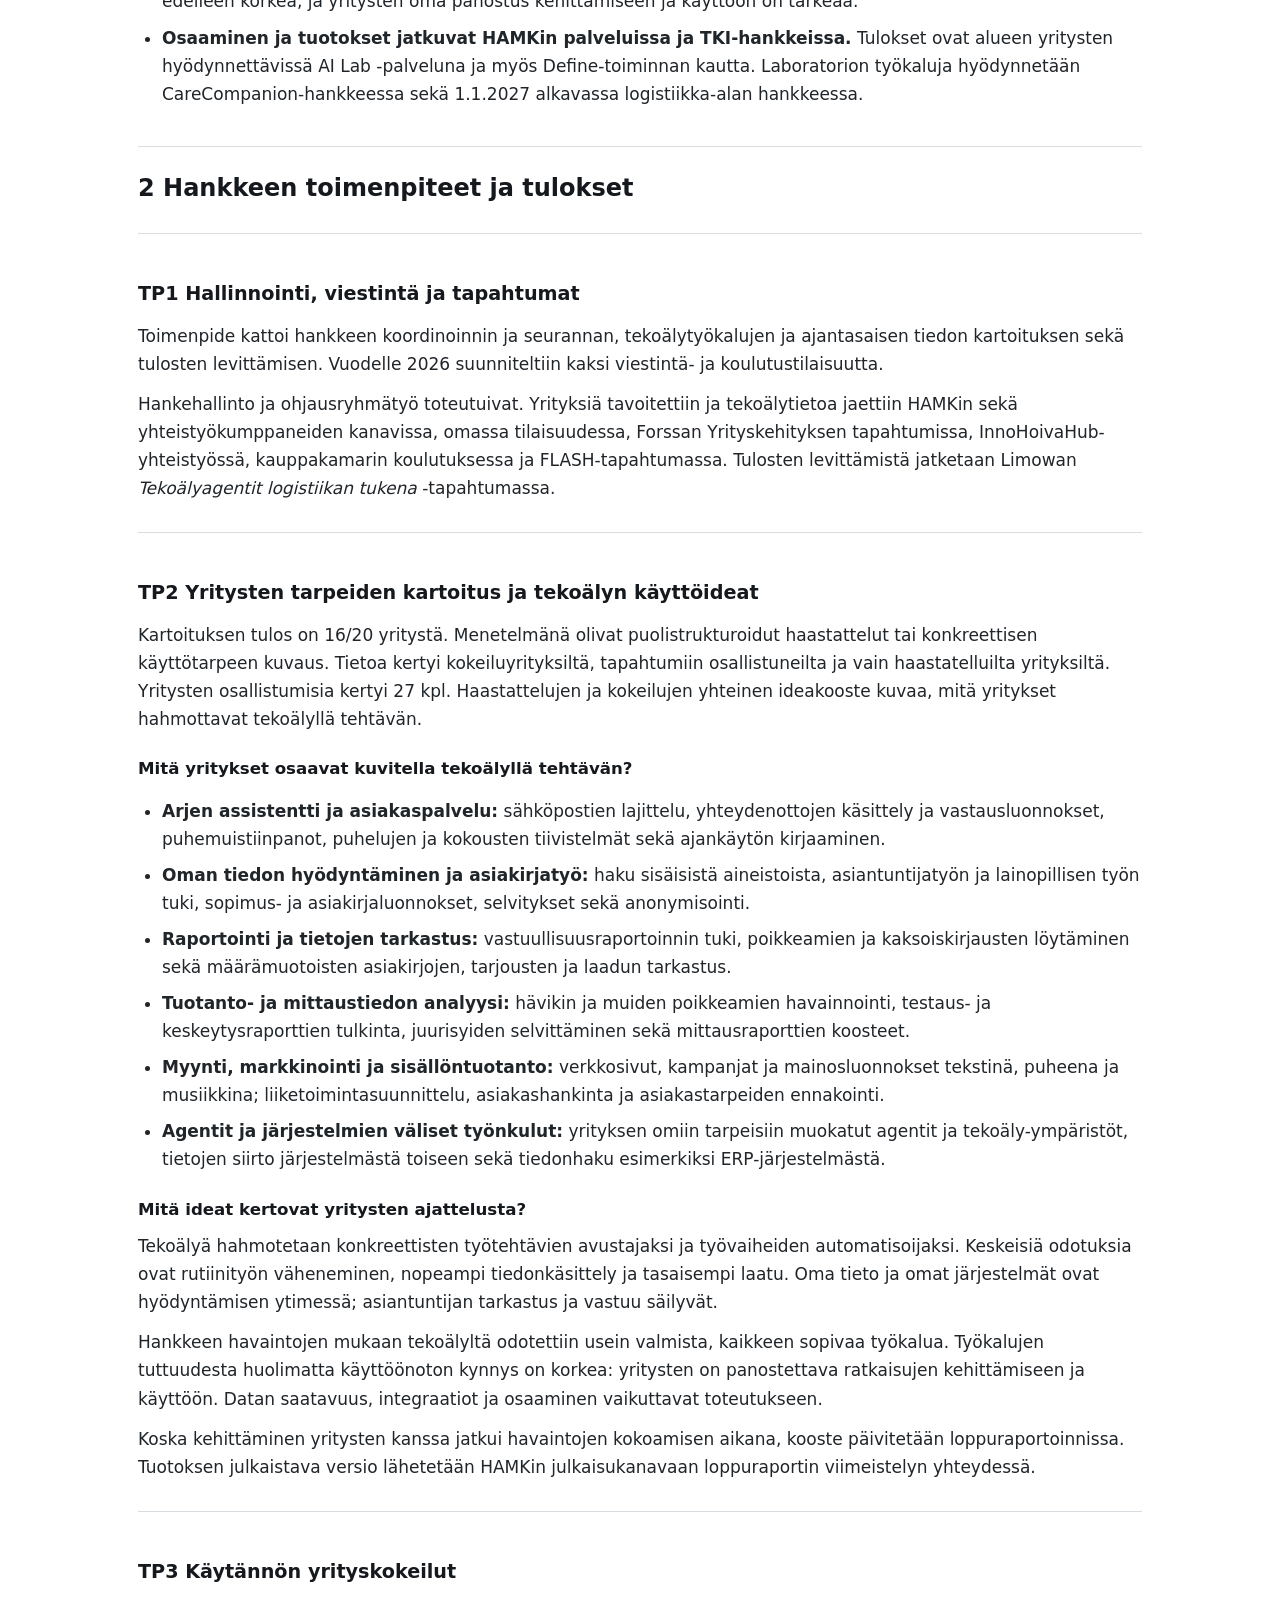
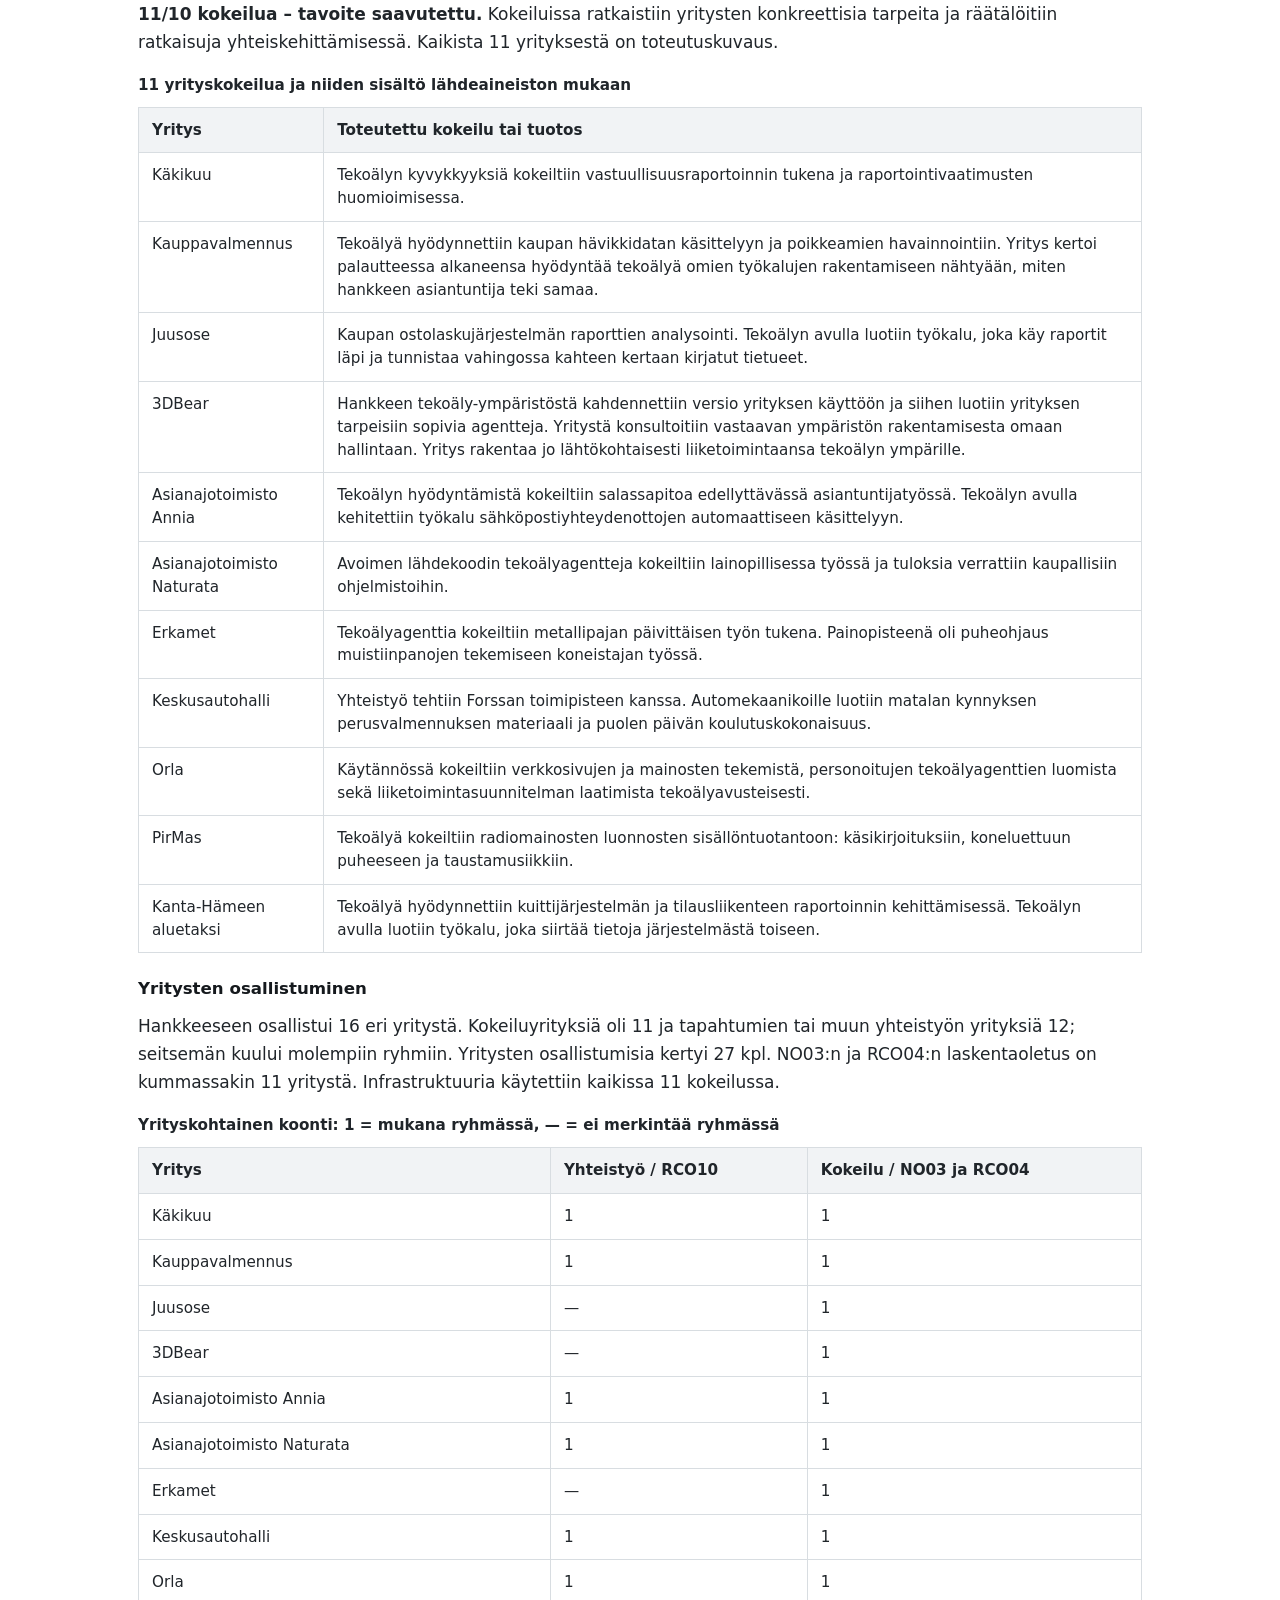
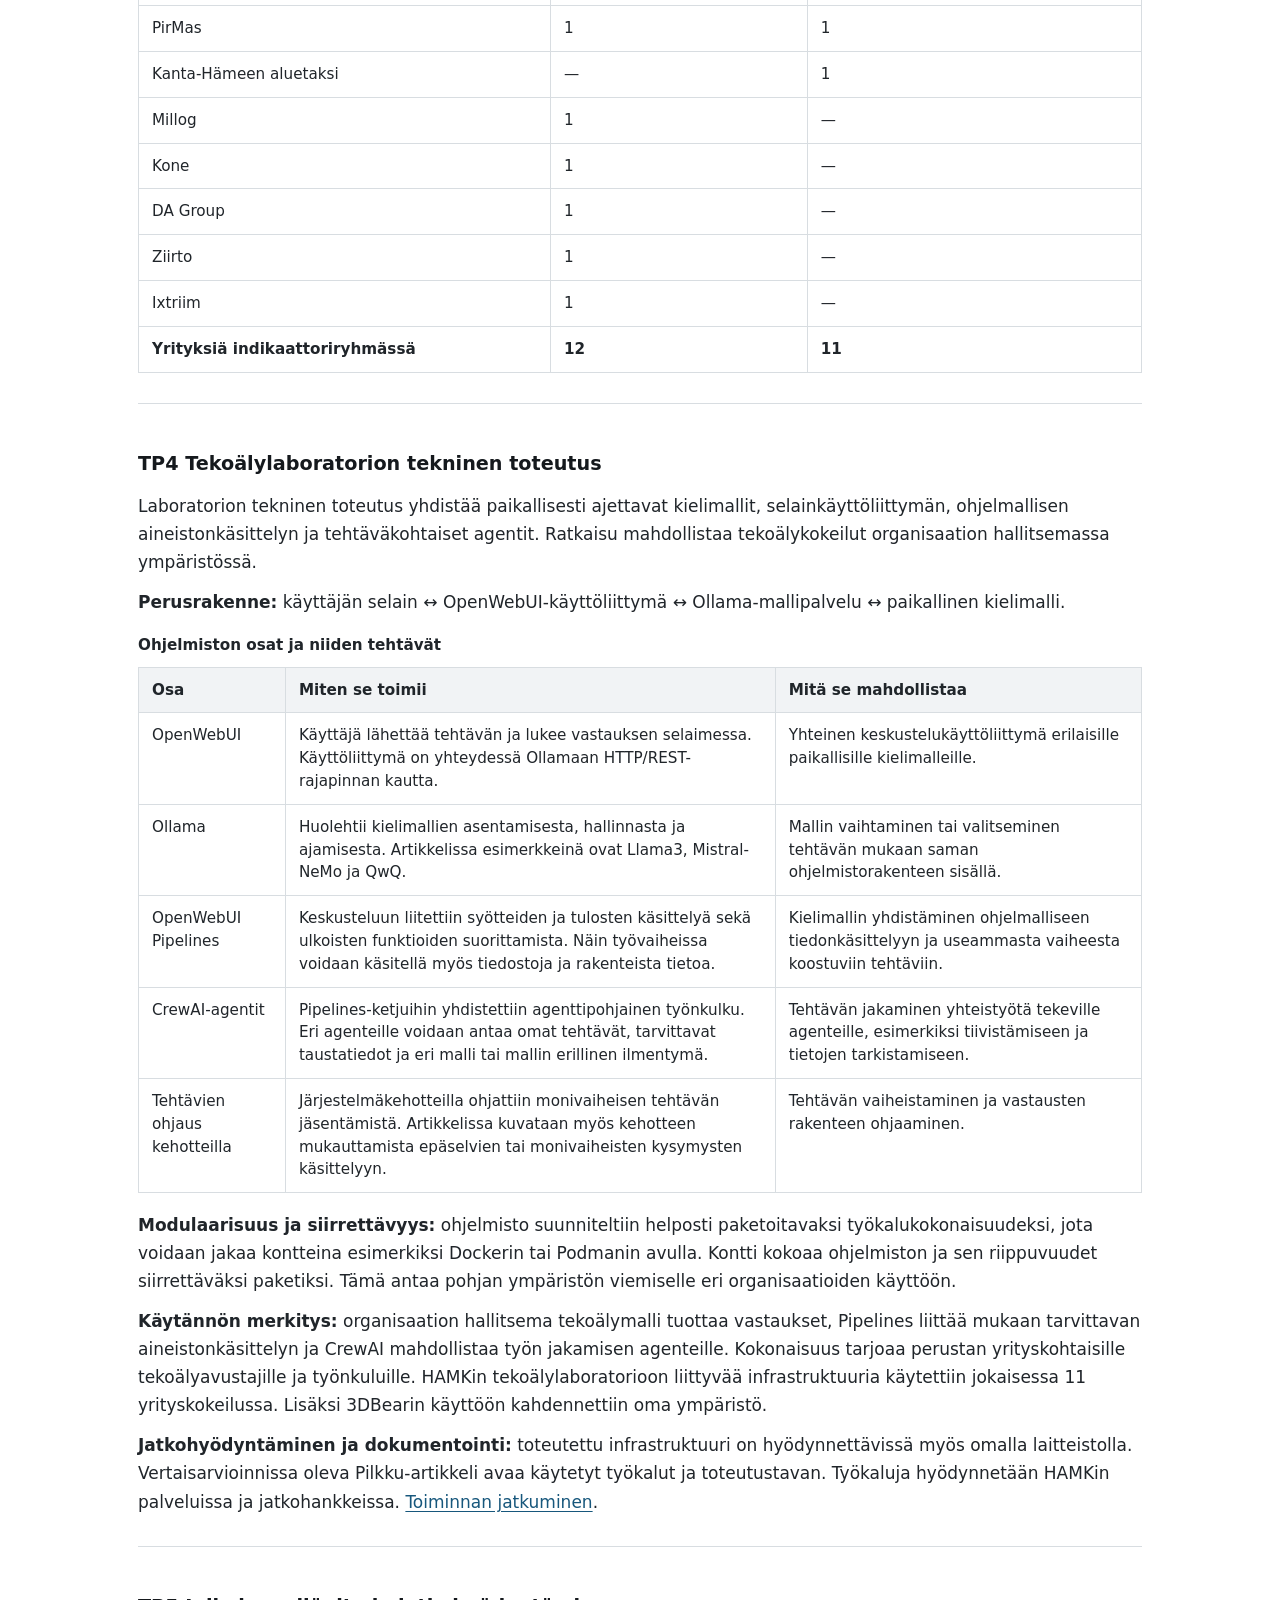
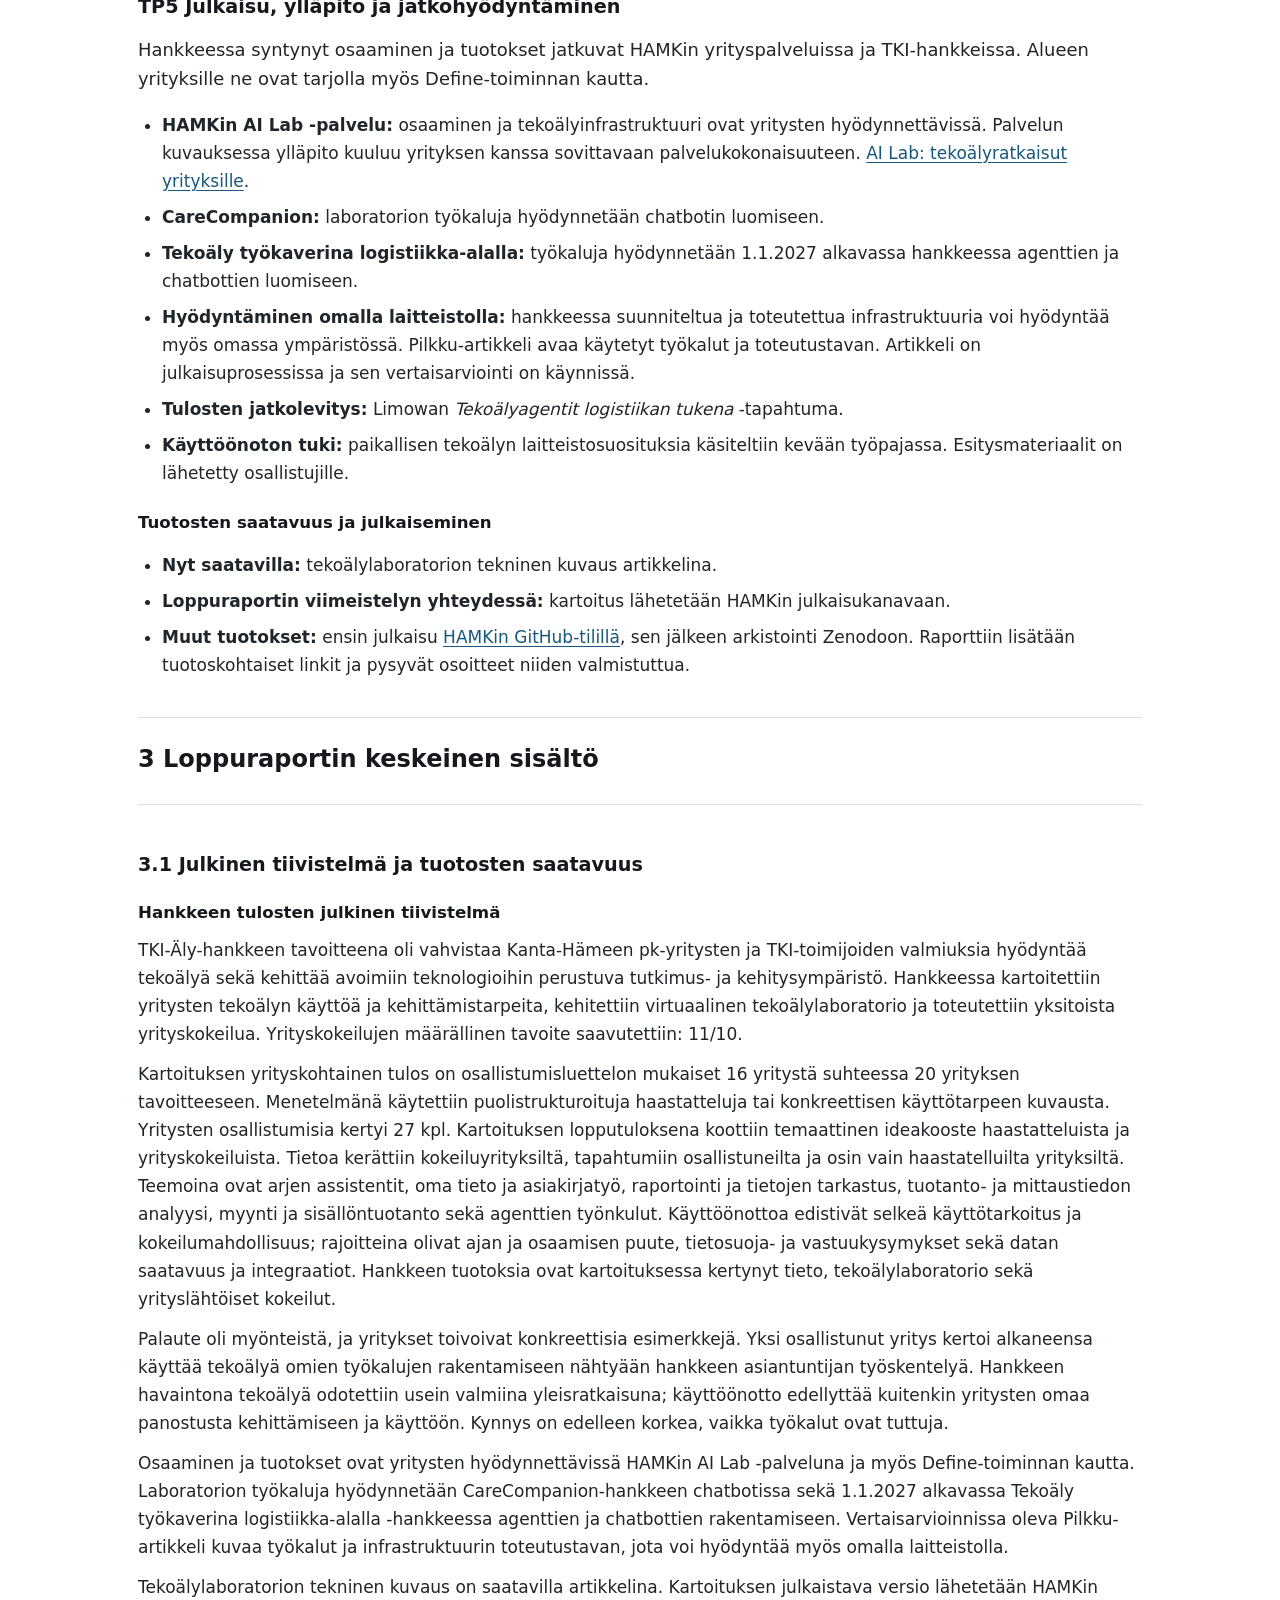
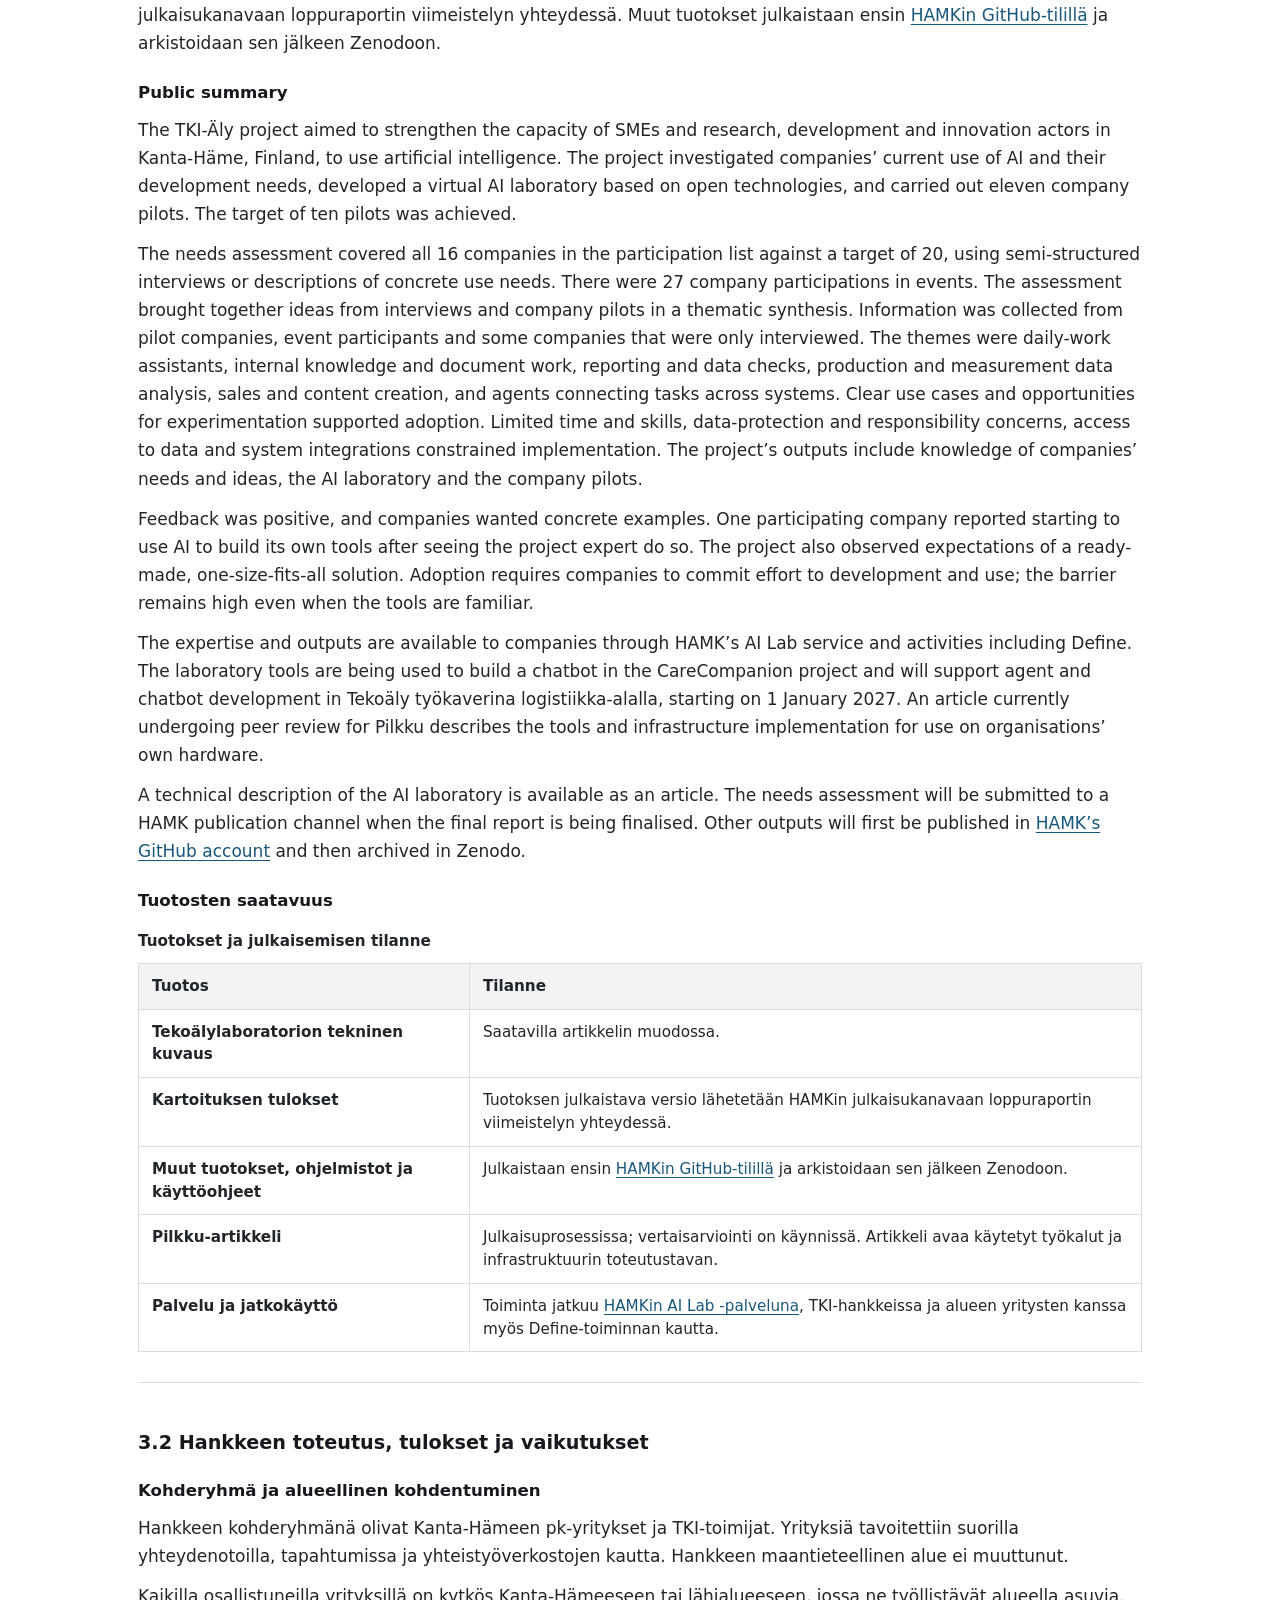
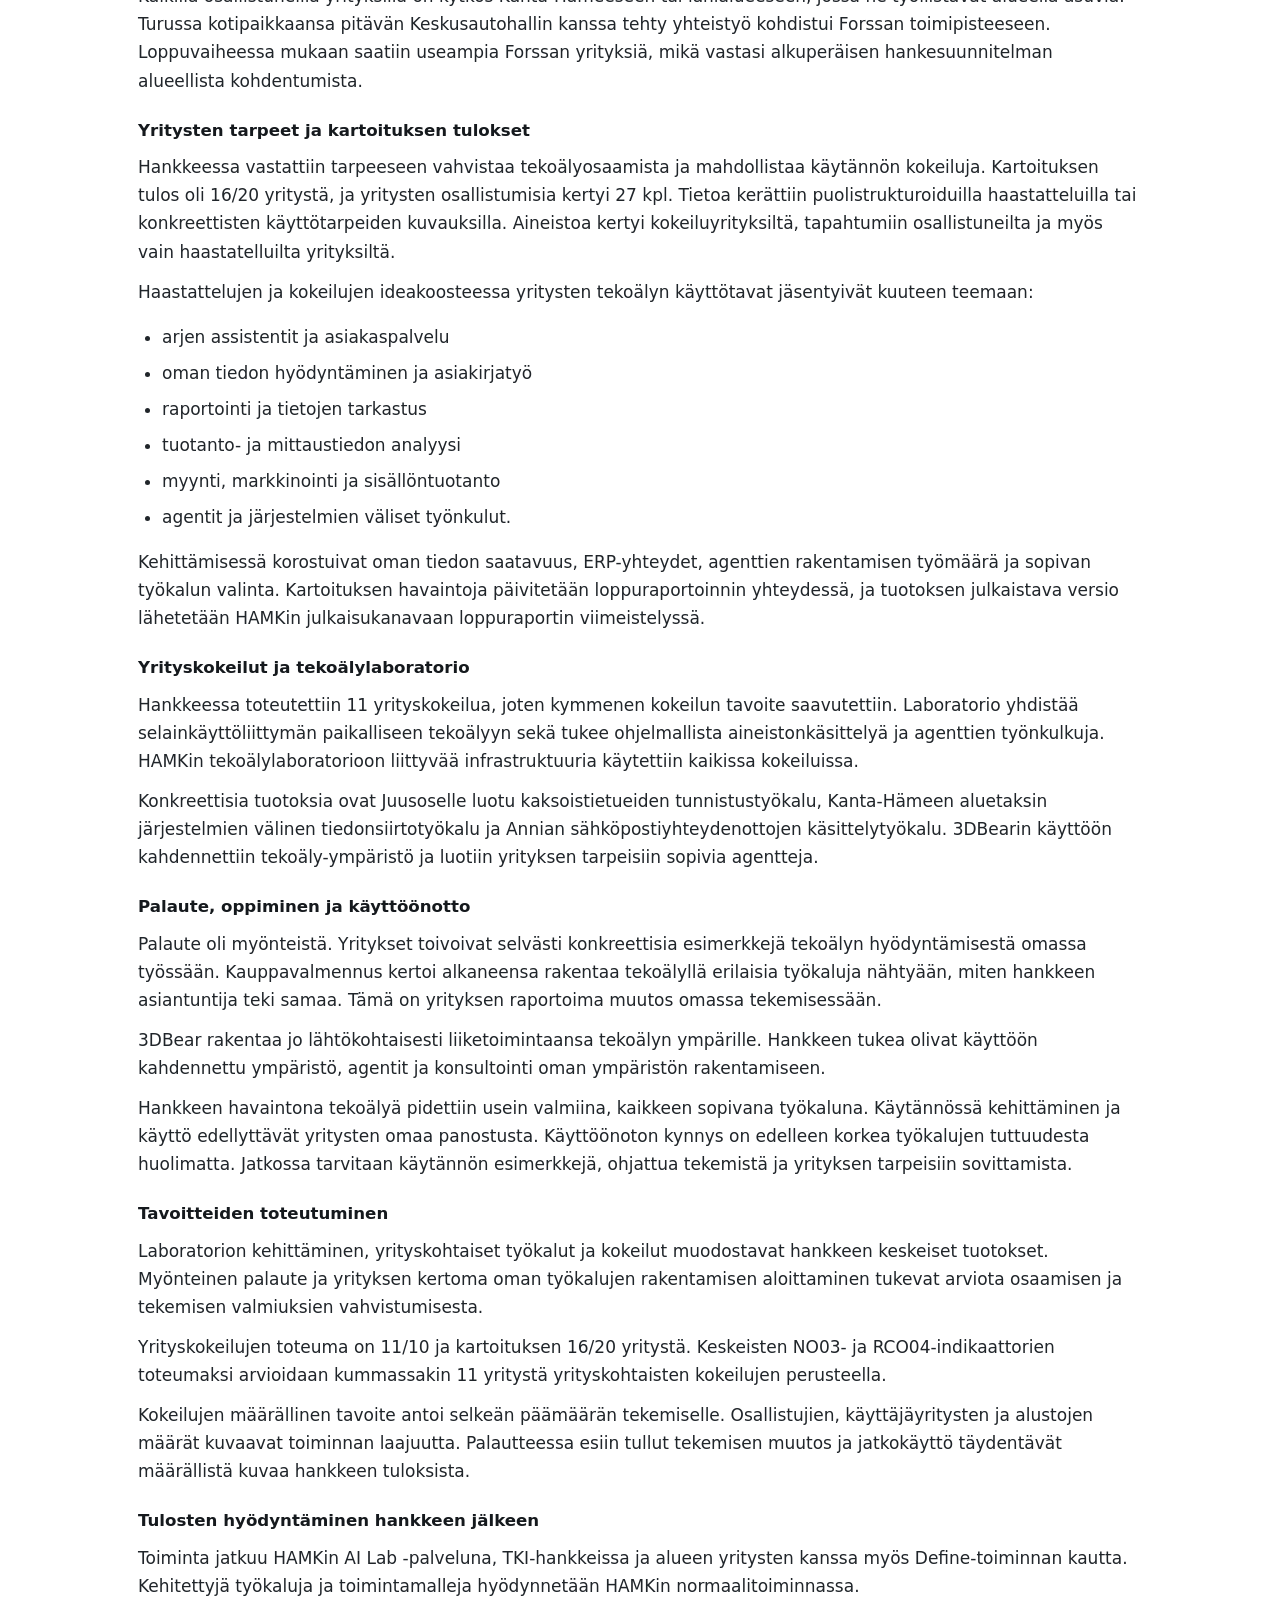
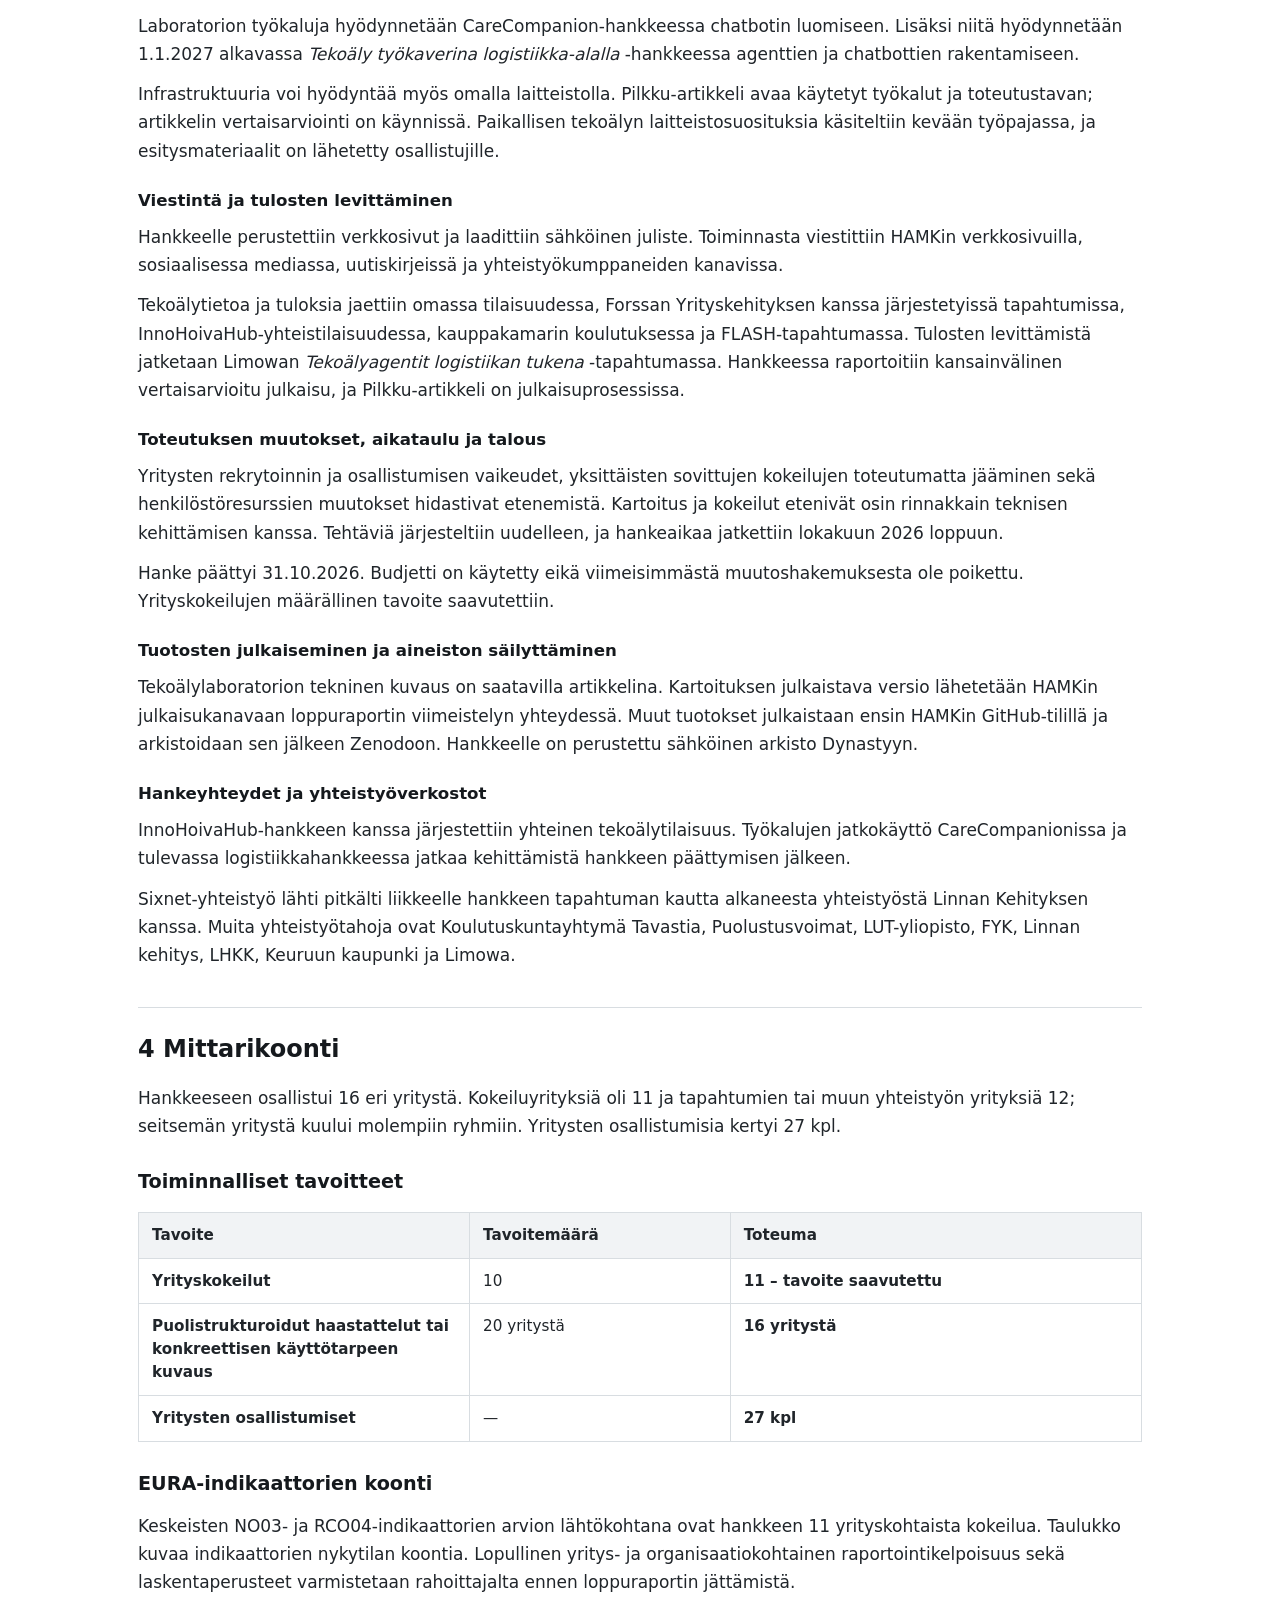
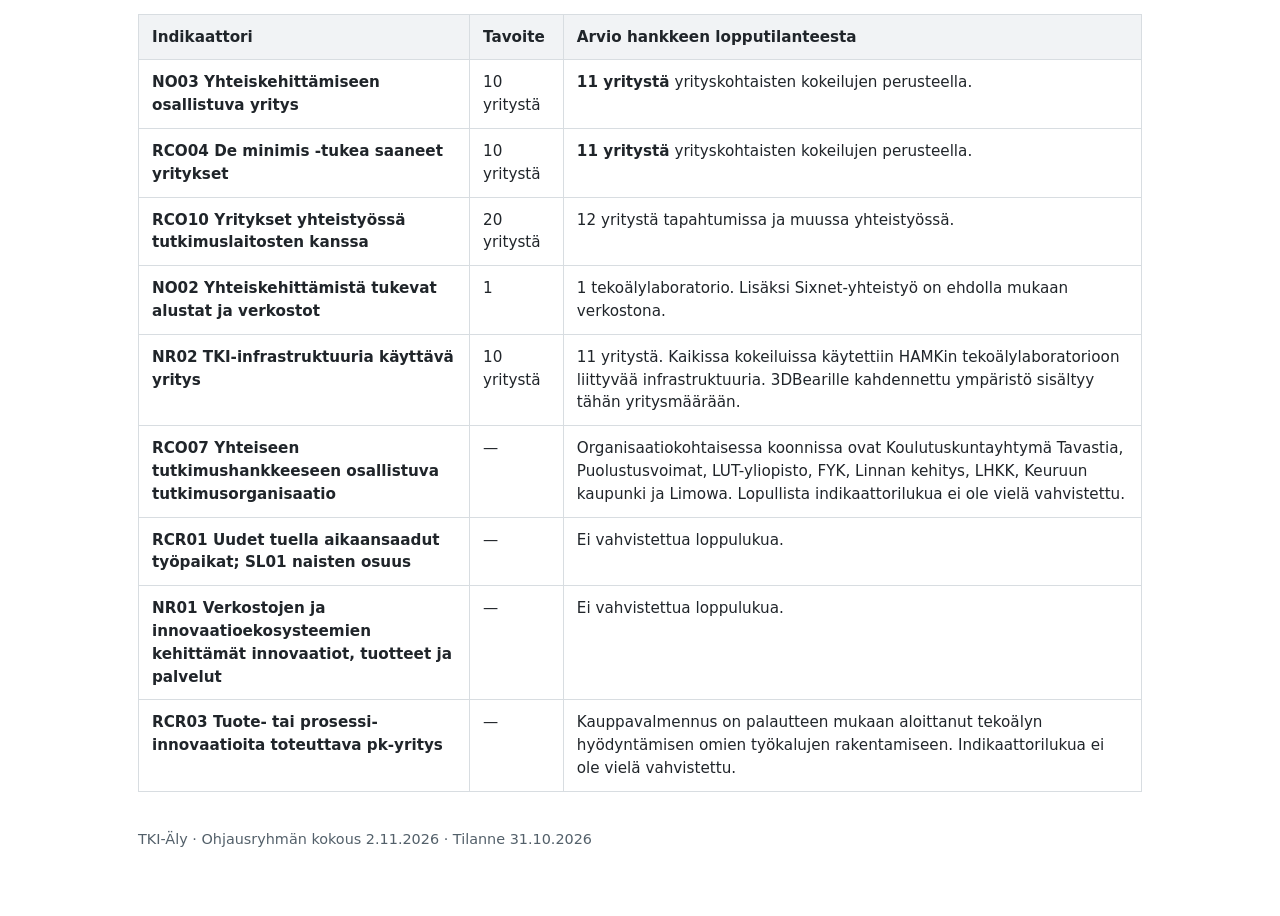
<file: tki-aly/ohjausryhma/index.html>
<!doctype html>
<html lang="fi">
<head>
  <meta charset="utf-8">
  <meta name="viewport" content="width=device-width, initial-scale=1">
  <title>TKI-Äly – hankkeen tila ja loppuraportti ohjausryhmälle</title>
  <style>
    :root { color-scheme:light; --ink:#20252a; --muted:#53606a; --line:#d8dde1; }
    * { box-sizing:border-box; }
    body { margin:0; background:#fff; color:var(--ink); font:17px/1.65 system-ui,sans-serif; }
    main { max-width:1060px; margin:auto; padding:36px 28px 64px; }
    h1,h2,h3,h4 { color:#15191d; line-height:1.25; }
    h1 { font-size:2rem; margin:12px 0 22px; }
    h2 { font-size:1.5rem; margin:0 0 20px; }
    h3 { font-size:1.2rem; margin:30px 0 16px; }
    h4 { font-size:1.04rem; margin:26px 0 12px; }
    p { margin:12px 0; }
    li { margin:8px 0; }
    ul,ol { padding-left:24px; }
    section { margin-top:38px; padding-top:26px; border-top:1px solid var(--line); }
    .report-part { margin-top:30px; padding-top:18px; border-top:1px solid var(--line); }
    [id] { scroll-margin-top:20px; }
    a { color:#17577c; text-underline-offset:3px; overflow-wrap:anywhere; }
    a:focus-visible { outline:3px solid #17577c; outline-offset:3px; }
    .meta,footer { color:var(--muted); font-size:.9rem; }
    .lead { font-size:1.12rem; }
    .toc { margin-top:26px; padding-top:20px; border-top:1px solid var(--line); }
    .toc h2 { font-size:1.15rem; margin-bottom:12px; }
    .toc ul { list-style:none; margin:0; padding:0; }
    .toc li { margin:6px 0; line-height:1.45; }
    .toc > ul > li { margin:12px 0; }
    .toc > ul > li > a { font-weight:650; }
    .toc ul ul { margin:6px 0 0 16px; padding-left:14px; border-left:1px solid var(--line); font-size:.94em; }
    .table-wrap { overflow-x:auto; margin:18px 0; }
    table { width:100%; border-collapse:collapse; font-size:.95rem; line-height:1.5; }
    caption { text-align:left; font-weight:650; margin-bottom:10px; }
    th,td { border:1px solid var(--line); padding:11px 13px; text-align:left; vertical-align:top; }
    thead th { background:#f1f3f5; }
    tbody th { font-weight:600; width:33%; }
    footer { margin-top:36px; }
    @media(max-width:640px) {
      body { font-size:16px; }
      main { padding:22px 16px 42px; }
      h1 { font-size:1.65rem; }
      h2 { font-size:1.35rem; }
      th,td { padding:9px; }
      .indicator-table { min-width:660px; }
    }
    @media print {
      body { font-size:10.5pt; }
      main { max-width:none; padding:0; }
      nav { display:none; }
      section { margin-top:22px; padding-top:18px; }
      h2,h3,h4 { break-after:avoid; }
      tr { break-inside:avoid; }
      .table-wrap { overflow:visible; }
      a { color:inherit; text-decoration:none; }
      @page { size:A4; margin:18mm; }
    }
  </style>
</head>
<body>
<main>
  <header>
    <p class="meta">TKI-Äly · A81260 · Ohjausryhmän kokous 2.11.2026 klo 13 · Teams</p>
    <h1>Hankkeen tila ja loppuraportin keskeinen sisältö</h1>
    <p class="lead">TKI-Äly-hanke päättyi 31.10.2026. Hankkeen budjetti on käytetty eikä viimeisimmästä muutoshakemuksesta ole poikettu.</p>
    <p>Hankeaika oli 1.9.2024–31.10.2026. Raportti kokoaa ohjausryhmälle hankkeen tulokset, yritysten palautteen, toiminnan jatkumisen sekä määrällisten tavoitteiden toteuman.</p>
    <nav class="toc" aria-labelledby="sisallysluettelo-otsikko"><h2 id="sisallysluettelo-otsikko">Sisällysluettelo</h2>
<ul>
<li><a href="#yhteenveto">1 Hankkeen tilanne</a></li>
<li>
<a href="#toimenpiteet">2 Hankkeen toimenpiteet ja tulokset</a><ul>
<li><a href="#toimenpide-otsikko-3">TP1 Hallinnointi, viestintä ja tapahtumat</a></li>
<li>
<a href="#toimenpide-otsikko-4">TP2 Yritysten tarpeiden kartoitus ja tekoälyn käyttöideat</a><ul>
<li><a href="#yritysten-ideat-mita-yritykset-osaavat-kuvitella-tekoalylla-tehtavan">Mitä yritykset osaavat kuvitella tekoälyllä tehtävän?</a></li>
<li><a href="#yritysten-ideat-mita-ideat-kertovat-yritysten-ajattelusta">Mitä ideat kertovat yritysten ajattelusta?</a></li>
</ul>
</li>
<li>
<a href="#toimenpide-otsikko-7">TP3 Käytännön yrityskokeilut</a><ul><li><a href="#toimenpide-otsikko-8">Yritysten osallistuminen</a></li></ul>
</li>
<li><a href="#toimenpide-otsikko-9">TP4 Tekoälylaboratorion tekninen toteutus</a></li>
<li>
<a href="#toimenpide-otsikko-10">TP5 Julkaisu, ylläpito ja jatkohyödyntäminen</a><ul><li><a href="#tuotosten-julkaisuketju">Tuotosten saatavuus ja julkaiseminen</a></li></ul>
</li>
</ul>
</li>
<li>
<a href="#loppuraportti">3 Loppuraportin keskeinen sisältö</a><ul>
<li>
<a href="#loppuraportin-tiivistelma-otsikko">3.1 Julkinen tiivistelmä ja tuotosten saatavuus</a><ul>
<li><a href="#lr-tiivistelma-fi">Hankkeen tulosten julkinen tiivistelmä</a></li>
<li><a href="#lr-tiivistelma-en">Public summary</a></li>
<li><a href="#lr-saatavuus">Tuotosten saatavuus</a></li>
</ul>
</li>
<li>
<a href="#toteutus-otsikko">3.2 Hankkeen toteutus, tulokset ja vaikutukset</a><ul>
<li><a href="#kohderyhma-ja-alue">Kohderyhmä ja alueellinen kohdentuminen</a></li>
<li><a href="#yritysten-tarpeet">Yritysten tarpeet ja kartoituksen tulokset</a></li>
<li><a href="#kokeilut-ja-tuotokset">Yrityskokeilut ja tekoälylaboratorio</a></li>
<li><a href="#palaute-ja-vaikutukset">Palaute, oppiminen ja käyttöönotto</a></li>
<li><a href="#tavoitteiden-toteutuminen">Tavoitteiden toteutuminen</a></li>
<li><a href="#jatkokaytto">Tulosten hyödyntäminen hankkeen jälkeen</a></li>
<li><a href="#viestinta">Viestintä ja tulosten levittäminen</a></li>
<li><a href="#aikataulu-ja-talous">Toteutuksen muutokset, aikataulu ja talous</a></li>
<li><a href="#julkaisu-ja-arkistointi">Tuotosten julkaiseminen ja aineiston säilyttäminen</a></li>
<li><a href="#hankeyhteydet">Hankeyhteydet ja yhteistyöverkostot</a></li>
</ul>
</li>
</ul>
</li>
<li>
<a href="#mittarit">4 Mittarikoonti</a><ul>
<li><a href="#toiminnalliset-tavoitteet">Toiminnalliset tavoitteet</a></li>
<li><a href="#indikaattorikoonti">EURA-indikaattorien koonti</a></li>
</ul>
</li>
</ul></nav></header>

  <section id="yhteenveto">
    <h2>1 Hankkeen tilanne</h2>
    <ul>
      <li>
<strong>Yrityskokeilujen tavoite saavutettiin: 11/10.</strong> Kokeiluissa syntyi raporttien tarkistus- ja tiedonsiirtotyökaluja, agentteja, sähköpostiyhteydenottojen käsittelyä sekä valmennus- ja sisällöntuotantoratkaisuja.</li>
      <li>
<strong>Kartoitus kattoi 16 yritystä suhteessa 20 yrityksen tavoitteeseen.</strong> Menetelmänä olivat puolistrukturoidut haastattelut tai konkreettisen käyttötarpeen kuvaus. Yritysten osallistumisia kertyi 27 kpl.</li>
      <li>
<strong>Tekoälylaboratorio kehitettiin yrityskokeilujen tueksi.</strong> HAMKin laboratorioon liittyvää infrastruktuuria käytettiin kaikissa 11 kokeilussa. Lisäksi yhden yrityksen käyttöön kahdennettiin oma ympäristö.</li>
      <li>
<strong>Palaute oli myönteistä ja konkreettiset esimerkit tärkeitä.</strong> Kauppavalmennus kertoi alkaneensa käyttää tekoälyä omien työkalujen rakentamiseen nähtyään hankkeen asiantuntijan työskentelyä. Käyttöönoton kynnys on edelleen korkea, ja yritysten oma panostus kehittämiseen ja käyttöön on tärkeää.</li>
      <li>
<strong>Osaaminen ja tuotokset jatkuvat HAMKin palveluissa ja TKI-hankkeissa.</strong> Tulokset ovat alueen yritysten hyödynnettävissä AI Lab -palveluna ja myös Define-toiminnan kautta. Laboratorion työkaluja hyödynnetään CareCompanion-hankkeessa sekä 1.1.2027 alkavassa logistiikka-alan hankkeessa.</li>
    </ul>
  </section>

  <section id="toimenpiteet">
<h2>2 Hankkeen toimenpiteet ja tulokset</h2>
<div class="report-part" id="hallinnointi">
<h3 id="toimenpide-otsikko-3">TP1 Hallinnointi, viestintä ja tapahtumat</h3>
<p>Toimenpide kattoi hankkeen koordinoinnin ja seurannan, tekoälytyökalujen ja ajantasaisen tiedon kartoituksen sekä tulosten levittämisen. Vuodelle 2026 suunniteltiin kaksi viestintä- ja koulutustilaisuutta.</p>
<p>Hankehallinto ja ohjausryhmätyö toteutuivat. Yrityksiä tavoitettiin ja tekoälytietoa jaettiin HAMKin sekä yhteistyökumppaneiden kanavissa, omassa tilaisuudessa, Forssan Yrityskehityksen tapahtumissa, InnoHoivaHub-yhteistyössä, kauppakamarin koulutuksessa ja FLASH-tapahtumassa. Tulosten levittämistä jatketaan Limowan <em>Tekoälyagentit logistiikan tukena</em> -tapahtumassa.</p>
</div>
<div id="yritysten-ideat" class="report-part">
    <h3 id="toimenpide-otsikko-4">TP2 Yritysten tarpeiden kartoitus ja tekoälyn käyttöideat</h3>
    
    <p>Kartoituksen tulos on 16/20 yritystä. Menetelmänä olivat puolistrukturoidut haastattelut tai konkreettisen käyttötarpeen kuvaus. Tietoa kertyi kokeiluyrityksiltä, tapahtumiin osallistuneilta ja vain haastatelluilta yrityksiltä. Yritysten osallistumisia kertyi 27 kpl. Haastattelujen ja kokeilujen yhteinen ideakooste kuvaa, mitä yritykset hahmottavat tekoälyllä tehtävän.</p>
<h4 id="yritysten-ideat-mita-yritykset-osaavat-kuvitella-tekoalylla-tehtavan">Mitä yritykset osaavat kuvitella tekoälyllä tehtävän?</h4>
    <ul>
      <li>
<strong>Arjen assistentti ja asiakaspalvelu:</strong> sähköpostien lajittelu, yhteydenottojen käsittely ja vastausluonnokset, puhemuistiinpanot, puhelujen ja kokousten tiivistelmät sekä ajankäytön kirjaaminen.</li>
      <li>
<strong>Oman tiedon hyödyntäminen ja asiakirjatyö:</strong> haku sisäisistä aineistoista, asiantuntijatyön ja lainopillisen työn tuki, sopimus- ja asiakirjaluonnokset, selvitykset sekä anonymisointi.</li>
      <li>
<strong>Raportointi ja tietojen tarkastus:</strong> vastuullisuusraportoinnin tuki, poikkeamien ja kaksoiskirjausten löytäminen sekä määrämuotoisten asiakirjojen, tarjousten ja laadun tarkastus.</li>
      <li>
<strong>Tuotanto- ja mittaustiedon analyysi:</strong> hävikin ja muiden poikkeamien havainnointi, testaus- ja keskeytysraporttien tulkinta, juurisyiden selvittäminen sekä mittausraporttien koosteet.</li>
      <li>
<strong>Myynti, markkinointi ja sisällöntuotanto:</strong> verkkosivut, kampanjat ja mainosluonnokset tekstinä, puheena ja musiikkina; liiketoimintasuunnittelu, asiakashankinta ja asiakastarpeiden ennakointi.</li>
      <li>
<strong>Agentit ja järjestelmien väliset työnkulut:</strong> yrityksen omiin tarpeisiin muokatut agentit ja tekoäly-ympäristöt, tietojen siirto järjestelmästä toiseen sekä tiedonhaku esimerkiksi ERP-järjestelmästä.</li>
    </ul>
    <h4 id="yritysten-ideat-mita-ideat-kertovat-yritysten-ajattelusta">Mitä ideat kertovat yritysten ajattelusta?</h4>
    <p>Tekoälyä hahmotetaan konkreettisten työtehtävien avustajaksi ja työvaiheiden automatisoijaksi. Keskeisiä odotuksia ovat rutiinityön väheneminen, nopeampi tiedonkäsittely ja tasaisempi laatu. Oma tieto ja omat järjestelmät ovat hyödyntämisen ytimessä; asiantuntijan tarkastus ja vastuu säilyvät.</p>
    <p>Hankkeen havaintojen mukaan tekoälyltä odotettiin usein valmista, kaikkeen sopivaa työkalua. Työkalujen tuttuudesta huolimatta käyttöönoton kynnys on korkea: yritysten on panostettava ratkaisujen kehittämiseen ja käyttöön. Datan saatavuus, integraatiot ja osaaminen vaikuttavat toteutukseen. </p>
    
  <p>Koska kehittäminen yritysten kanssa jatkui havaintojen kokoamisen aikana, kooste päivitetään loppuraportoinnissa. Tuotoksen julkaistava versio lähetetään HAMKin julkaisukanavaan loppuraportin viimeistelyn yhteydessä.</p>
</div>

  <div class="report-part" id="yritykset">
<h3 id="toimenpide-otsikko-7">TP3 Käytännön yrityskokeilut</h3>
<p><strong>11/10 kokeilua – tavoite saavutettu.</strong> Kokeiluissa ratkaistiin yritysten konkreettisia tarpeita ja räätälöitiin ratkaisuja yhteiskehittämisessä. Kaikista 11 yrityksestä on toteutuskuvaus.</p>
<div class="table-wrap"><table>
      <caption>11 yrityskokeilua ja niiden sisältö lähdeaineiston mukaan</caption>
      <thead><tr>
<th scope="col">Yritys</th>
<th scope="col">Toteutettu kokeilu tai tuotos</th>
</tr></thead>
      <tbody>
        <tr>
<td>Käkikuu</td>
<td>Tekoälyn kyvykkyyksiä kokeiltiin vastuullisuusraportoinnin tukena ja raportointivaatimusten huomioimisessa.</td>
</tr>
        <tr>
<td>Kauppavalmennus</td>
<td>Tekoälyä hyödynnettiin kaupan hävikkidatan käsittelyyn ja poikkeamien havainnointiin. Yritys kertoi palautteessa alkaneensa hyödyntää tekoälyä omien työkalujen rakentamiseen nähtyään, miten hankkeen asiantuntija teki samaa. </td>
</tr>
        <tr>
<td>Juusose</td>
<td>Kaupan ostolaskujärjestelmän raporttien analysointi. Tekoälyn avulla luotiin työkalu, joka käy raportit läpi ja tunnistaa vahingossa kahteen kertaan kirjatut tietueet.</td>
</tr>
        <tr>
<td>3DBear</td>
<td>Hankkeen tekoäly-ympäristöstä kahdennettiin versio yrityksen käyttöön ja siihen luotiin yrityksen tarpeisiin sopivia agentteja. Yritystä konsultoitiin vastaavan ympäristön rakentamisesta omaan hallintaan. Yritys rakentaa jo lähtökohtaisesti liiketoimintaansa tekoälyn ympärille. </td>
</tr>
        <tr>
<td>Asianajotoimisto Annia</td>
<td>Tekoälyn hyödyntämistä kokeiltiin salassapitoa edellyttävässä asiantuntijatyössä. Tekoälyn avulla kehitettiin työkalu sähköpostiyhteydenottojen automaattiseen käsittelyyn.</td>
</tr>
        <tr>
<td>Asianajotoimisto Naturata</td>
<td>Avoimen lähdekoodin tekoälyagentteja kokeiltiin lainopillisessa työssä ja tuloksia verrattiin kaupallisiin ohjelmistoihin.</td>
</tr>
        <tr>
<td>Erkamet</td>
<td>Tekoälyagenttia kokeiltiin metallipajan päivittäisen työn tukena. Painopisteenä oli puheohjaus muistiinpanojen tekemiseen koneistajan työssä.</td>
</tr>
        <tr>
<td>Keskusautohalli</td>
<td>Yhteistyö tehtiin Forssan toimipisteen kanssa. Automekaanikoille luotiin matalan kynnyksen perusvalmennuksen materiaali ja puolen päivän koulutuskokonaisuus. </td>
</tr>
        <tr>
<td>Orla</td>
<td>Käytännössä kokeiltiin verkkosivujen ja mainosten tekemistä, personoitujen tekoälyagenttien luomista sekä liiketoimintasuunnitelman laatimista tekoälyavusteisesti.</td>
</tr>
        <tr>
<td>PirMas</td>
<td>Tekoälyä kokeiltiin radiomainosten luonnosten sisällöntuotantoon: käsikirjoituksiin, koneluettuun puheeseen ja taustamusiikkiin.</td>
</tr>
        <tr>
<td>Kanta-Hämeen aluetaksi</td>
<td>Tekoälyä hyödynnettiin kuittijärjestelmän ja tilausliikenteen raportoinnin kehittämisessä. Tekoälyn avulla luotiin työkalu, joka siirtää tietoja järjestelmästä toiseen.</td>
</tr>
      </tbody>
    </table></div>
    <h4 id="toimenpide-otsikko-8">Yritysten osallistuminen</h4>
<p>Hankkeeseen osallistui 16 eri yritystä. Kokeiluyrityksiä oli 11 ja tapahtumien tai muun yhteistyön yrityksiä 12; seitsemän kuului molempiin ryhmiin. Yritysten osallistumisia kertyi 27 kpl. NO03:n ja RCO04:n laskentaoletus on kummassakin 11 yritystä. Infrastruktuuria käytettiin kaikissa 11 kokeilussa.</p>
<div class="table-wrap"><table id="yrityskohtainen-indikaattorikoonti">
      <caption>Yrityskohtainen koonti: 1 = mukana ryhmässä, — = ei merkintää ryhmässä</caption>
      <thead><tr>
<th scope="col">Yritys</th>
<th scope="col">Yhteistyö / RCO10</th>
<th scope="col">Kokeilu / NO03 ja RCO04</th>
</tr></thead>
      <tbody>
        <tr>
<td>Käkikuu</td>
<td>1</td>
<td>1</td>
</tr>
        <tr>
<td>Kauppavalmennus</td>
<td>1</td>
<td>1</td>
</tr>
        <tr>
<td>Juusose</td>
<td>—</td>
<td>1</td>
</tr>
        <tr>
<td>3DBear</td>
<td>—</td>
<td>1</td>
</tr>
        <tr>
<td>Asianajotoimisto Annia</td>
<td>1</td>
<td>1</td>
</tr>
        <tr>
<td>Asianajotoimisto Naturata</td>
<td>1</td>
<td>1</td>
</tr>
        <tr>
<td>Erkamet</td>
<td>—</td>
<td>1</td>
</tr>
        <tr>
<td>Keskusautohalli</td>
<td>1</td>
<td>1</td>
</tr>
        <tr>
<td>Orla</td>
<td>1</td>
<td>1</td>
</tr>
        <tr>
<td>PirMas</td>
<td>1</td>
<td>1</td>
</tr>
        <tr>
<td>Kanta-Hämeen aluetaksi</td>
<td>—</td>
<td>1</td>
</tr>
        <tr>
<td>Millog</td>
<td>1</td>
<td>—</td>
</tr>
        <tr>
<td>Kone</td>
<td>1</td>
<td>—</td>
</tr>
        <tr>
<td>DA Group</td>
<td>1</td>
<td>—</td>
</tr>
        <tr>
<td>Ziirto</td>
<td>1</td>
<td>—</td>
</tr>
        <tr>
<td>Ixtriim</td>
<td>1</td>
<td>—</td>
</tr>
      </tbody>
      <tfoot><tr>
<th scope="row">Yrityksiä indikaattoriryhmässä</th>
<td><strong>12</strong></td>
<td><strong>11</strong></td>
</tr></tfoot>
    </table></div>
</div>
<div id="laboratorion-toteutus" class="report-part">
    <h3 id="toimenpide-otsikko-9">TP4 Tekoälylaboratorion tekninen toteutus</h3>
    <p>Laboratorion tekninen toteutus yhdistää paikallisesti ajettavat kielimallit, selainkäyttöliittymän, ohjelmallisen aineistonkäsittelyn ja tehtäväkohtaiset agentit. Ratkaisu mahdollistaa tekoälykokeilut organisaation hallitsemassa ympäristössä.</p>

    <p><strong>Perusrakenne:</strong> käyttäjän selain ↔ OpenWebUI-käyttöliittymä ↔ Ollama-mallipalvelu ↔ paikallinen kielimalli.</p>
    <div class="table-wrap"><table>
      <caption>Ohjelmiston osat ja niiden tehtävät</caption>
      <thead><tr>
<th scope="col">Osa</th>
<th scope="col">Miten se toimii</th>
<th scope="col">Mitä se mahdollistaa</th>
</tr></thead>
      <tbody>
        <tr>
<td>OpenWebUI</td>
<td>Käyttäjä lähettää tehtävän ja lukee vastauksen selaimessa. Käyttöliittymä on yhteydessä Ollamaan HTTP/REST-rajapinnan kautta.</td>
<td>Yhteinen keskustelukäyttöliittymä erilaisille paikallisille kielimalleille.</td>
</tr>
        <tr>
<td>Ollama</td>
<td>Huolehtii kielimallien asentamisesta, hallinnasta ja ajamisesta. Artikkelissa esimerkkeinä ovat Llama3, Mistral-NeMo ja QwQ.</td>
<td>Mallin vaihtaminen tai valitseminen tehtävän mukaan saman ohjelmistorakenteen sisällä.</td>
</tr>
        <tr>
<td>OpenWebUI Pipelines</td>
<td>Keskusteluun liitettiin syötteiden ja tulosten käsittelyä sekä ulkoisten funktioiden suorittamista. Näin työvaiheissa voidaan käsitellä myös tiedostoja ja rakenteista tietoa.</td>
<td>Kielimallin yhdistäminen ohjelmalliseen tiedonkäsittelyyn ja useammasta vaiheesta koostuviin tehtäviin.</td>
</tr>
        <tr>
<td>CrewAI-agentit</td>
<td>Pipelines-ketjuihin yhdistettiin agenttipohjainen työnkulku. Eri agenteille voidaan antaa omat tehtävät, tarvittavat taustatiedot ja eri malli tai mallin erillinen ilmentymä.</td>
<td>Tehtävän jakaminen yhteistyötä tekeville agenteille, esimerkiksi tiivistämiseen ja tietojen tarkistamiseen.</td>
</tr>
        <tr>
<td>Tehtävien ohjaus kehotteilla</td>
<td>Järjestelmäkehotteilla ohjattiin monivaiheisen tehtävän jäsentämistä. Artikkelissa kuvataan myös kehotteen mukauttamista epäselvien tai monivaiheisten kysymysten käsittelyyn.</td>
<td>Tehtävän vaiheistaminen ja vastausten rakenteen ohjaaminen.</td>
</tr>
      </tbody>
    </table></div>

    <p><strong>Modulaarisuus ja siirrettävyys:</strong> ohjelmisto suunniteltiin helposti paketoitavaksi työkalukokonaisuudeksi, jota voidaan jakaa kontteina esimerkiksi Dockerin tai Podmanin avulla. Kontti kokoaa ohjelmiston ja sen riippuvuudet siirrettäväksi paketiksi. Tämä antaa pohjan ympäristön viemiselle eri organisaatioiden käyttöön.  </p>
    <p><strong>Käytännön merkitys:</strong> organisaation hallitsema tekoälymalli tuottaa vastaukset, Pipelines liittää mukaan tarvittavan aineistonkäsittelyn ja CrewAI mahdollistaa työn jakamisen agenteille. Kokonaisuus tarjoaa perustan yrityskohtaisille tekoälyavustajille ja työnkuluille. HAMKin tekoälylaboratorioon liittyvää infrastruktuuria käytettiin jokaisessa 11 yrityskokeilussa. Lisäksi 3DBearin käyttöön kahdennettiin oma ympäristö.   </p>
    <p><strong>Jatkohyödyntäminen ja dokumentointi:</strong> toteutettu infrastruktuuri on hyödynnettävissä myös omalla laitteistolla. Vertaisarvioinnissa oleva Pilkku-artikkeli avaa käytetyt työkalut ja toteutustavan. Työkaluja hyödynnetään HAMKin palveluissa ja jatkohankkeissa. <a href="#jatkohyodyntaminen">Toiminnan jatkuminen</a>. </p>
    
  </div>


  <div id="jatkohyodyntaminen" class="report-part">
    <h3 id="toimenpide-otsikko-10">TP5 Julkaisu, ylläpito ja jatkohyödyntäminen</h3>
    <p class="lead">Hankkeessa syntynyt osaaminen ja tuotokset jatkuvat HAMKin yrityspalveluissa ja TKI-hankkeissa. Alueen yrityksille ne ovat tarjolla myös Define-toiminnan kautta. </p>
    <ul>
      <li>
<strong>HAMKin AI Lab -palvelu:</strong> osaaminen ja tekoälyinfrastruktuuri ovat yritysten hyödynnettävissä. Palvelun kuvauksessa ylläpito kuuluu yrityksen kanssa sovittavaan palvelukokonaisuuteen. <a href="https://www.hamk.fi/palvelut/ai-lab/">AI Lab: tekoälyratkaisut yrityksille</a>. </li>
      <li>
<strong>CareCompanion:</strong> laboratorion työkaluja hyödynnetään chatbotin luomiseen.</li>
      <li>
<strong>Tekoäly työkaverina logistiikka-alalla:</strong> työkaluja hyödynnetään 1.1.2027 alkavassa hankkeessa agenttien ja chatbottien luomiseen.</li>
      <li>
<strong>Hyödyntäminen omalla laitteistolla:</strong> hankkeessa suunniteltua ja toteutettua infrastruktuuria voi hyödyntää myös omassa ympäristössä. Pilkku-artikkeli avaa käytetyt työkalut ja toteutustavan. Artikkeli on julkaisuprosessissa ja sen vertaisarviointi on käynnissä.</li>
      <li>
<strong>Tulosten jatkolevitys:</strong> Limowan <em>Tekoälyagentit logistiikan tukena</em> -tapahtuma. </li>
      <li>
<strong>Käyttöönoton tuki:</strong> paikallisen tekoälyn laitteistosuosituksia käsiteltiin kevään työpajassa. Esitysmateriaalit on lähetetty osallistujille.</li>
    </ul>
    <h4 id="tuotosten-julkaisuketju">Tuotosten saatavuus ja julkaiseminen</h4>
    <ul>
      <li>
<strong>Nyt saatavilla:</strong> tekoälylaboratorion tekninen kuvaus artikkelina. </li>
      <li>
<strong>Loppuraportin viimeistelyn yhteydessä:</strong> kartoitus lähetetään HAMKin julkaisukanavaan.</li>
      <li>
<strong>Muut tuotokset:</strong> ensin julkaisu <a href="https://github.com/hamk-uas">HAMKin GitHub-tilillä</a>, sen jälkeen arkistointi Zenodoon. Raporttiin lisätään tuotoskohtaiset linkit ja pysyvät osoitteet niiden valmistuttua.</li>
    </ul>
    
    
  </div>








  </section><section id="loppuraportti">
    <h2>3 Loppuraportin keskeinen sisältö</h2>
    <div class="report-part" id="loppuraportin-tiivistelma">
      <h3 id="loppuraportin-tiivistelma-otsikko">3.1 Julkinen tiivistelmä ja tuotosten saatavuus</h3>
      <h4 id="lr-tiivistelma-fi">Hankkeen tulosten julkinen tiivistelmä</h4>
      <p> TKI-Äly-hankkeen tavoitteena oli vahvistaa Kanta-Hämeen pk-yritysten ja TKI-toimijoiden valmiuksia hyödyntää tekoälyä sekä kehittää avoimiin teknologioihin perustuva tutkimus- ja kehitysympäristö. Hankkeessa kartoitettiin yritysten tekoälyn käyttöä ja kehittämistarpeita, kehitettiin virtuaalinen tekoälylaboratorio ja toteutettiin yksitoista yrityskokeilua. Yrityskokeilujen määrällinen tavoite saavutettiin: 11/10.</p>
<p>Kartoituksen yrityskohtainen tulos on osallistumisluettelon mukaiset 16 yritystä suhteessa 20 yrityksen tavoitteeseen. Menetelmänä käytettiin puolistrukturoituja haastatteluja tai konkreettisen käyttötarpeen kuvausta. Yritysten osallistumisia kertyi 27 kpl. Kartoituksen lopputuloksena koottiin temaattinen ideakooste haastatteluista ja yrityskokeiluista.  Tietoa kerättiin kokeiluyrityksiltä, tapahtumiin osallistuneilta ja osin vain haastatelluilta yrityksiltä. Teemoina ovat arjen assistentit, oma tieto ja asiakirjatyö, raportointi ja tietojen tarkastus, tuotanto- ja mittaustiedon analyysi, myynti ja sisällöntuotanto sekä agenttien työnkulut. Käyttöönottoa edistivät selkeä käyttötarkoitus ja kokeilumahdollisuus; rajoitteina olivat ajan ja osaamisen puute, tietosuoja- ja vastuukysymykset sekä datan saatavuus ja integraatiot. Hankkeen tuotoksia ovat kartoituksessa kertynyt tieto, tekoälylaboratorio sekä yrityslähtöiset kokeilut.   </p>
<p>Palaute oli myönteistä, ja yritykset toivoivat konkreettisia esimerkkejä. Yksi osallistunut yritys kertoi alkaneensa käyttää tekoälyä omien työkalujen rakentamiseen nähtyään hankkeen asiantuntijan työskentelyä. Hankkeen havaintona tekoälyä odotettiin usein valmiina yleisratkaisuna; käyttöönotto edellyttää kuitenkin yritysten omaa panostusta kehittämiseen ja käyttöön. Kynnys on edelleen korkea, vaikka työkalut ovat tuttuja. </p>
<p>Osaaminen ja tuotokset ovat yritysten hyödynnettävissä HAMKin AI Lab -palveluna ja myös Define-toiminnan kautta. Laboratorion työkaluja hyödynnetään CareCompanion-hankkeen chatbotissa sekä 1.1.2027 alkavassa Tekoäly työkaverina logistiikka-alalla -hankkeessa agenttien ja chatbottien rakentamiseen. Vertaisarvioinnissa oleva Pilkku-artikkeli kuvaa työkalut ja infrastruktuurin toteutustavan, jota voi hyödyntää myös omalla laitteistolla. </p>
<p>Tekoälylaboratorion tekninen kuvaus on saatavilla artikkelina. Kartoituksen julkaistava versio lähetetään HAMKin julkaisukanavaan loppuraportin viimeistelyn yhteydessä. Muut tuotokset julkaistaan ensin <a href="https://github.com/hamk-uas">HAMKin GitHub-tilillä</a> ja arkistoidaan sen jälkeen Zenodoon. </p>
      <h4 id="lr-tiivistelma-en">Public summary</h4>
      <div lang="en">

      <p> The TKI-Äly project aimed to strengthen the capacity of SMEs and research, development and innovation actors in Kanta-Häme, Finland, to use artificial intelligence. The project investigated companies’ current use of AI and their development needs, developed a virtual AI laboratory based on open technologies, and carried out eleven company pilots. The target of ten pilots was achieved.</p>

      <p>The needs assessment covered all 16 companies in the participation list against a target of 20, using semi-structured interviews or descriptions of concrete use needs. There were 27 company participations in events. The assessment brought together ideas from interviews and company pilots in a thematic synthesis.  Information was collected from pilot companies, event participants and some companies that were only interviewed. The themes were daily-work assistants, internal knowledge and document work, reporting and data checks, production and measurement data analysis, sales and content creation, and agents connecting tasks across systems. Clear use cases and opportunities for experimentation supported adoption. Limited time and skills, data-protection and responsibility concerns, access to data and system integrations constrained implementation. The project’s outputs include knowledge of companies’ needs and ideas, the AI laboratory and the company pilots.</p>

      <p>Feedback was positive, and companies wanted concrete examples. One participating company reported starting to use AI to build its own tools after seeing the project expert do so. The project also observed expectations of a ready-made, one-size-fits-all solution. Adoption requires companies to commit effort to development and use; the barrier remains high even when the tools are familiar. </p>

      <p>The expertise and outputs are available to companies through HAMK’s AI Lab service and activities including Define. The laboratory tools are being used to build a chatbot in the CareCompanion project and will support agent and chatbot development in Tekoäly työkaverina logistiikka-alalla, starting on 1 January 2027. An article currently undergoing peer review for Pilkku describes the tools and infrastructure implementation for use on organisations’ own hardware. </p>

      <p>A technical description of the AI laboratory is available as an article. The needs assessment will be submitted to a HAMK publication channel when the final report is being finalised. Other outputs will first be published in <a href="https://github.com/hamk-uas">HAMK’s GitHub account</a> and then archived in Zenodo. </p>

    </div>
      <h4 id="lr-saatavuus">Tuotosten saatavuus</h4>
      <div class="table-wrap"><table>
        <caption>Tuotokset ja julkaisemisen tilanne</caption>
        <thead><tr>
<th scope="col">Tuotos</th>
<th scope="col">Tilanne</th>
</tr></thead>
        <tbody>
          <tr>
<th scope="row">Tekoälylaboratorion tekninen kuvaus</th>
<td>Saatavilla artikkelin muodossa.</td>
</tr>
          <tr>
<th scope="row">Kartoituksen tulokset</th>
<td>Tuotoksen julkaistava versio lähetetään HAMKin julkaisukanavaan loppuraportin viimeistelyn yhteydessä.</td>
</tr>
          <tr>
<th scope="row">Muut tuotokset, ohjelmistot ja käyttöohjeet</th>
<td>Julkaistaan ensin <a href="https://github.com/hamk-uas">HAMKin GitHub-tilillä</a> ja arkistoidaan sen jälkeen Zenodoon.</td>
</tr>
          <tr>
<th scope="row">Pilkku-artikkeli</th>
<td>Julkaisuprosessissa; vertaisarviointi on käynnissä. Artikkeli avaa käytetyt työkalut ja infrastruktuurin toteutustavan.</td>
</tr>
          <tr>
<th scope="row">Palvelu ja jatkokäyttö</th>
<td>Toiminta jatkuu <a href="https://www.hamk.fi/palvelut/ai-lab/">HAMKin AI Lab -palveluna</a>, TKI-hankkeissa ja alueen yritysten kanssa myös Define-toiminnan kautta.</td>
</tr>
        </tbody>
      </table></div>
    </div>

    <div class="report-part" id="toteutus">
      <h3 id="toteutus-otsikko">3.2 Hankkeen toteutus, tulokset ja vaikutukset</h3>
      <h4 id="kohderyhma-ja-alue">Kohderyhmä ja alueellinen kohdentuminen</h4>
      <p>Hankkeen kohderyhmänä olivat Kanta-Hämeen pk-yritykset ja TKI-toimijat. Yrityksiä tavoitettiin suorilla yhteydenotoilla, tapahtumissa ja yhteistyöverkostojen kautta. Hankkeen maantieteellinen alue ei muuttunut.</p>
      <p>Kaikilla osallistuneilla yrityksillä on kytkös Kanta-Hämeeseen tai lähialueeseen, jossa ne työllistävät alueella asuvia. Turussa kotipaikkaansa pitävän Keskusautohallin kanssa tehty yhteistyö kohdistui Forssan toimipisteeseen. Loppuvaiheessa mukaan saatiin useampia Forssan yrityksiä, mikä vastasi alkuperäisen hankesuunnitelman alueellista kohdentumista.</p>

      <h4 id="yritysten-tarpeet">Yritysten tarpeet ja kartoituksen tulokset</h4>
      <p>Hankkeessa vastattiin tarpeeseen vahvistaa tekoälyosaamista ja mahdollistaa käytännön kokeiluja. Kartoituksen tulos oli 16/20 yritystä, ja yritysten osallistumisia kertyi 27 kpl. Tietoa kerättiin puolistrukturoiduilla haastatteluilla tai konkreettisten käyttötarpeiden kuvauksilla. Aineistoa kertyi kokeiluyrityksiltä, tapahtumiin osallistuneilta ja myös vain haastatelluilta yrityksiltä.</p>
      <p>Haastattelujen ja kokeilujen ideakoosteessa yritysten tekoälyn käyttötavat jäsentyivät kuuteen teemaan:</p>
      <ul>
        <li>arjen assistentit ja asiakaspalvelu</li>
        <li>oman tiedon hyödyntäminen ja asiakirjatyö</li>
        <li>raportointi ja tietojen tarkastus</li>
        <li>tuotanto- ja mittaustiedon analyysi</li>
        <li>myynti, markkinointi ja sisällöntuotanto</li>
        <li>agentit ja järjestelmien väliset työnkulut.</li>
      </ul>
      <p>Kehittämisessä korostuivat oman tiedon saatavuus, ERP-yhteydet, agenttien rakentamisen työmäärä ja sopivan työkalun valinta. Kartoituksen havaintoja päivitetään loppuraportoinnin yhteydessä, ja tuotoksen julkaistava versio lähetetään HAMKin julkaisukanavaan loppuraportin viimeistelyssä.</p>

      <h4 id="kokeilut-ja-tuotokset">Yrityskokeilut ja tekoälylaboratorio</h4>
      <p>Hankkeessa toteutettiin 11 yrityskokeilua, joten kymmenen kokeilun tavoite saavutettiin. Laboratorio yhdistää selainkäyttöliittymän paikalliseen tekoälyyn sekä tukee ohjelmallista aineistonkäsittelyä ja agenttien työnkulkuja. HAMKin tekoälylaboratorioon liittyvää infrastruktuuria käytettiin kaikissa kokeiluissa.</p>
      <p>Konkreettisia tuotoksia ovat Juusoselle luotu kaksoistietueiden tunnistustyökalu, Kanta-Hämeen aluetaksin järjestelmien välinen tiedonsiirtotyökalu ja Annian sähköpostiyhteydenottojen käsittelytyökalu. 3DBearin käyttöön kahdennettiin tekoäly-ympäristö ja luotiin yrityksen tarpeisiin sopivia agentteja.</p>

      <h4 id="palaute-ja-vaikutukset">Palaute, oppiminen ja käyttöönotto</h4>
      <p>Palaute oli myönteistä. Yritykset toivoivat selvästi konkreettisia esimerkkejä tekoälyn hyödyntämisestä omassa työssään. Kauppavalmennus kertoi alkaneensa rakentaa tekoälyllä erilaisia työkaluja nähtyään, miten hankkeen asiantuntija teki samaa. Tämä on yrityksen raportoima muutos omassa tekemisessään.</p>
      <p>3DBear rakentaa jo lähtökohtaisesti liiketoimintaansa tekoälyn ympärille. Hankkeen tukea olivat käyttöön kahdennettu ympäristö, agentit ja konsultointi oman ympäristön rakentamiseen.</p>
      <p>Hankkeen havaintona tekoälyä pidettiin usein valmiina, kaikkeen sopivana työkaluna. Käytännössä kehittäminen ja käyttö edellyttävät yritysten omaa panostusta. Käyttöönoton kynnys on edelleen korkea työkalujen tuttuudesta huolimatta. Jatkossa tarvitaan käytännön esimerkkejä, ohjattua tekemistä ja yrityksen tarpeisiin sovittamista.</p>

      <h4 id="tavoitteiden-toteutuminen">Tavoitteiden toteutuminen</h4>
      <p>Laboratorion kehittäminen, yrityskohtaiset työkalut ja kokeilut muodostavat hankkeen keskeiset tuotokset. Myönteinen palaute ja yrityksen kertoma oman työkalujen rakentamisen aloittaminen tukevat arviota osaamisen ja tekemisen valmiuksien vahvistumisesta.</p>
      <p>Yrityskokeilujen toteuma on 11/10 ja kartoituksen 16/20 yritystä. Keskeisten NO03- ja RCO04-indikaattorien toteumaksi arvioidaan kummassakin 11 yritystä yrityskohtaisten kokeilujen perusteella.</p>
      <p>Kokeilujen määrällinen tavoite antoi selkeän päämäärän tekemiselle. Osallistujien, käyttäjäyritysten ja alustojen määrät kuvaavat toiminnan laajuutta. Palautteessa esiin tullut tekemisen muutos ja jatkokäyttö täydentävät määrällistä kuvaa hankkeen tuloksista.</p>

      <h4 id="jatkokaytto">Tulosten hyödyntäminen hankkeen jälkeen</h4>
      <p>Toiminta jatkuu HAMKin AI Lab -palveluna, TKI-hankkeissa ja alueen yritysten kanssa myös Define-toiminnan kautta. Kehitettyjä työkaluja ja toimintamalleja hyödynnetään HAMKin normaalitoiminnassa.</p>
      <p>Laboratorion työkaluja hyödynnetään CareCompanion-hankkeessa chatbotin luomiseen. Lisäksi niitä hyödynnetään 1.1.2027 alkavassa <em>Tekoäly työkaverina logistiikka-alalla</em> -hankkeessa agenttien ja chatbottien rakentamiseen.</p>
      <p>Infrastruktuuria voi hyödyntää myös omalla laitteistolla. Pilkku-artikkeli avaa käytetyt työkalut ja toteutustavan; artikkelin vertaisarviointi on käynnissä. Paikallisen tekoälyn laitteistosuosituksia käsiteltiin kevään työpajassa, ja esitysmateriaalit on lähetetty osallistujille.</p>

      <h4 id="viestinta">Viestintä ja tulosten levittäminen</h4>
      <p>Hankkeelle perustettiin verkkosivut ja laadittiin sähköinen juliste. Toiminnasta viestittiin HAMKin verkkosivuilla, sosiaalisessa mediassa, uutiskirjeissä ja yhteistyökumppaneiden kanavissa.</p>
      <p>Tekoälytietoa ja tuloksia jaettiin omassa tilaisuudessa, Forssan Yrityskehityksen kanssa järjestetyissä tapahtumissa, InnoHoivaHub-yhteistilaisuudessa, kauppakamarin koulutuksessa ja FLASH-tapahtumassa. Tulosten levittämistä jatketaan Limowan <em>Tekoälyagentit logistiikan tukena</em> -tapahtumassa. Hankkeessa raportoitiin kansainvälinen vertaisarvioitu julkaisu, ja Pilkku-artikkeli on julkaisuprosessissa.</p>

      <h4 id="aikataulu-ja-talous">Toteutuksen muutokset, aikataulu ja talous</h4>
      <p>Yritysten rekrytoinnin ja osallistumisen vaikeudet, yksittäisten sovittujen kokeilujen toteutumatta jääminen sekä henkilöstöresurssien muutokset hidastivat etenemistä. Kartoitus ja kokeilut etenivät osin rinnakkain teknisen kehittämisen kanssa. Tehtäviä järjesteltiin uudelleen, ja hankeaikaa jatkettiin lokakuun 2026 loppuun.</p>
      <p>Hanke päättyi 31.10.2026. Budjetti on käytetty eikä viimeisimmästä muutoshakemuksesta ole poikettu. Yrityskokeilujen määrällinen tavoite saavutettiin.</p>

      <h4 id="julkaisu-ja-arkistointi">Tuotosten julkaiseminen ja aineiston säilyttäminen</h4>
      <p>Tekoälylaboratorion tekninen kuvaus on saatavilla artikkelina. Kartoituksen julkaistava versio lähetetään HAMKin julkaisukanavaan loppuraportin viimeistelyn yhteydessä. Muut tuotokset julkaistaan ensin HAMKin GitHub-tilillä ja arkistoidaan sen jälkeen Zenodoon. Hankkeelle on perustettu sähköinen arkisto Dynastyyn.</p>

      <h4 id="hankeyhteydet">Hankeyhteydet ja yhteistyöverkostot</h4>
      <p>InnoHoivaHub-hankkeen kanssa järjestettiin yhteinen tekoälytilaisuus. Työkalujen jatkokäyttö CareCompanionissa ja tulevassa logistiikkahankkeessa jatkaa kehittämistä hankkeen päättymisen jälkeen.</p>
      <p>Sixnet-yhteistyö lähti pitkälti liikkeelle hankkeen tapahtuman kautta alkaneesta yhteistyöstä Linnan Kehityksen kanssa. Muita yhteistyötahoja ovat Koulutuskuntayhtymä Tavastia, Puolustusvoimat, LUT-yliopisto, FYK, Linnan kehitys, LHKK, Keuruun kaupunki ja Limowa.</p>
    </div>
  </section>

  <section id="mittarit">
    <h2>4 Mittarikoonti</h2>
    <p>Hankkeeseen osallistui 16 eri yritystä. Kokeiluyrityksiä oli 11 ja tapahtumien tai muun yhteistyön yrityksiä 12; seitsemän yritystä kuului molempiin ryhmiin. Yritysten osallistumisia kertyi 27 kpl.</p>
    <h3 id="toiminnalliset-tavoitteet">Toiminnalliset tavoitteet</h3>
    <div class="table-wrap"><table>
      <thead><tr>
<th scope="col">Tavoite</th>
<th scope="col">Tavoitemäärä</th>
<th scope="col">Toteuma</th>
</tr></thead>
      <tbody>
        <tr>
<th scope="row">Yrityskokeilut</th>
<td>10</td>
<td><strong>11 – tavoite saavutettu</strong></td>
</tr>
        <tr>
<th scope="row">Puolistrukturoidut haastattelut tai konkreettisen käyttötarpeen kuvaus</th>
<td>20 yritystä</td>
<td><strong>16 yritystä</strong></td>
</tr>
        <tr>
<th scope="row">Yritysten osallistumiset</th>
<td>—</td>
<td><strong>27 kpl</strong></td>
</tr>
      </tbody>
    </table></div>
    <h3 id="indikaattorikoonti">EURA-indikaattorien koonti</h3>
    <p>Keskeisten NO03- ja RCO04-indikaattorien arvion lähtökohtana ovat hankkeen 11 yrityskohtaista kokeilua. Taulukko kuvaa indikaattorien nykytilan koontia. Lopullinen yritys- ja organisaatiokohtainen raportointikelpoisuus sekä laskentaperusteet varmistetaan rahoittajalta ennen loppuraportin jättämistä.</p>
    <div class="table-wrap"><table class="indicator-table">
      <thead><tr>
<th scope="col">Indikaattori</th>
<th scope="col">Tavoite</th>
<th scope="col">Arvio hankkeen lopputilanteesta</th>
</tr></thead>
      <tbody>
<tr>
<th scope="row">NO03 Yhteiskehittämiseen osallistuva yritys</th>
<td>10 yritystä</td>
<td>
<strong>11 yritystä</strong> yrityskohtaisten kokeilujen perusteella.</td>
</tr>
<tr>
<th scope="row">RCO04 De minimis -tukea saaneet yritykset</th>
<td>10 yritystä</td>
<td>
<strong>11 yritystä</strong> yrityskohtaisten kokeilujen perusteella.</td>
</tr>
<tr>
<th scope="row">RCO10 Yritykset yhteistyössä tutkimuslaitosten kanssa</th>
<td>20 yritystä</td>
<td>12 yritystä tapahtumissa ja muussa yhteistyössä.</td>
</tr>
<tr>
<th scope="row">NO02 Yhteiskehittämistä tukevat alustat ja verkostot</th>
<td>1</td>
<td>1 tekoälylaboratorio. Lisäksi Sixnet-yhteistyö on ehdolla mukaan verkostona.</td>
</tr>
<tr>
<th scope="row">NR02 TKI-infrastruktuuria käyttävä yritys</th>
<td>10 yritystä</td>
<td>11 yritystä. Kaikissa kokeiluissa käytettiin HAMKin tekoälylaboratorioon liittyvää infrastruktuuria. 3DBearille kahdennettu ympäristö sisältyy tähän yritysmäärään.</td>
</tr>
<tr>
<th scope="row">RCO07 Yhteiseen tutkimushankkeeseen osallistuva tutkimusorganisaatio</th>
<td>—</td>
<td>Organisaatiokohtaisessa koonnissa ovat Koulutuskuntayhtymä Tavastia, Puolustusvoimat, LUT-yliopisto, FYK, Linnan kehitys, LHKK, Keuruun kaupunki ja Limowa. Lopullista indikaattorilukua ei ole vielä vahvistettu.</td>
</tr>
<tr>
<th scope="row">RCR01 Uudet tuella aikaansaadut työpaikat; SL01 naisten osuus</th>
<td>—</td>
<td>Ei vahvistettua loppulukua.</td>
</tr>
<tr>
<th scope="row">NR01 Verkostojen ja innovaatioekosysteemien kehittämät innovaatiot, tuotteet ja palvelut</th>
<td>—</td>
<td>Ei vahvistettua loppulukua.</td>
</tr>
<tr>
<th scope="row">RCR03 Tuote- tai prosessi-innovaatioita toteuttava pk-yritys</th>
<td>—</td>
<td>Kauppavalmennus on palautteen mukaan aloittanut tekoälyn hyödyntämisen omien työkalujen rakentamiseen. Indikaattorilukua ei ole vielä vahvistettu.</td>
</tr>
</tbody>
    </table></div>
  </section>
  <footer>TKI-Äly · Ohjausryhmän kokous 2.11.2026 · Tilanne 31.10.2026</footer>
</main>
</body>
</html>
</file>
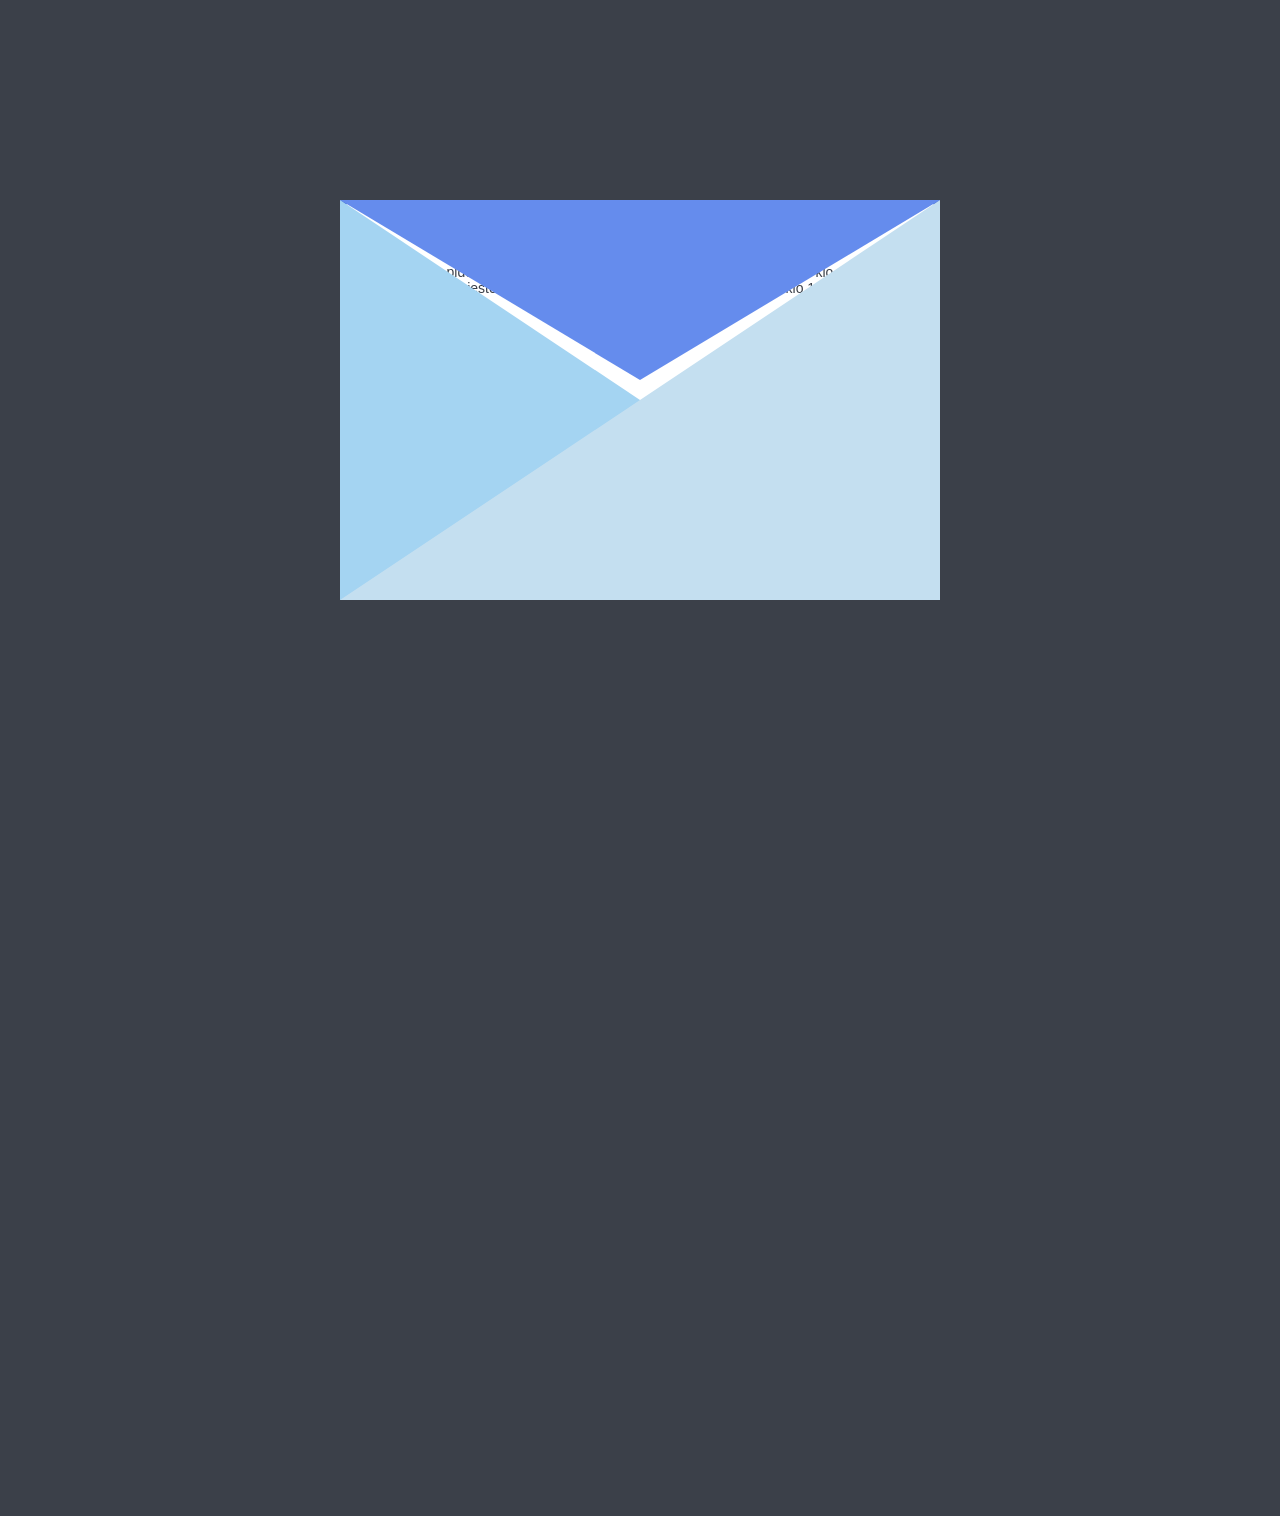
<file: index2.html>
<!-- https://codepen.io/Coding-Star/pen/WNpbvwB -->
<html>
<head>

<style type="text/css">
* {
  margin: 0;
  padding: 0;
  box-sizing: border-box;
}

body {

  text-align: center;
  font-size: 14px;
  margin-top: 10px;
  color: #3B4049;

  display: flex;
  justify-content: center;
  align-items: center;
  font-family: sans-serif;
  background-color: #3B4049;
}

@media only screen and (min-device-width: 280px) {
  body {
    font-size: 10px;
  }
}

@media only screen and (min-device-width: 768px) {
  body {
    font-size: 14px;
  }
}

.form{
	position: absolute;
	top: 600px;
	z-index: 1;
	
}
.footer{
	height: 50px;
}

.wrapper {
  height: 400px;
  width: 600px;
  top: 200px;
  background-color: #3760C9;
  position: absolute;
  display: flex;
  justify-content: center;
  z-index: 2;
}

.lid {
  position: absolute;
  height: 400px;
  width: 600px;
  top: 0;
  left: 0;
  border-right: 300px solid transparent;
  border-bottom: 200px solid transparent;
  border-left: 300px solid transparent;
  transform-origin: top;
  transition: transform 0.25s linear;
}

/* Lid when closed */
.lid.one {
  border-top: 180px solid #658ced;
  transform: rotateX(0deg);
  z-index: 3;
  transition-delay: 0.75s;
}

/* Lid when opened */
.lid.two {
  border-top: 200px solid #3760C9;
  transform: rotateX(90deg);
  z-index: 1;
  transition-delay: 0.5s;
}

.envelope {
  position: absolute;
  height: 400px;
  width: 600px;
  top: 0;
  left: 0;
  border-top: 200px solid transparent;
  border-right: 300px solid #C4DFF0;
  border-bottom: 200px solid #C4DFF0;
  border-left: 300px solid #a4d4f2;
  z-index: 3;
}

.letter {
  position: absolute;
  top: 0;
  width: 596px;
  height: 400px;
  background-color: white;
  border-radius: 15px;
  z-index: 2;
  transition: 0.5s;
  overflow-x: hidden;
  overflow-y: auto;

}

 p {

}



.wrapper:hover .lid.one {
    transform: rotateX(90deg);
    transition-delay: 0s;
}

.wrapper:hover .lid.two {
    transform: rotateX(180deg);
    transition-delay: 0.25s;
}

.wrapper:hover .letter {
  transform: translateY(-150px);
  transition-delay: 0.5s;
}


</style>

</head>
<body>
    
    <div class="wrapper">
      <div class="lid one"></div>
      <div class="lid two"></div>
      <div class="envelope"></div>
      <div class="letter">
        <br />
        <p><b>KUTSU</b></p>
        <p>Tervetuloa väitöstilaisuuteen ja tilanteen niin salliessa karonkkaan!</p>
        <br />
        <p>Väitös pidetään LUT-yliopiston auditoriossa 1318 perjantaina 17.2 klo 12:00.</p>
        <p>Karonkka järjestetään Skinnarilan saunalla (Skinnarilankatu 35) klo 18:00 alkaen.</p>
        <p>VP 2.2. mennessä (alla)</p>
        <br />
        <p><b>Tervetuloa!</b></p>


    </div>

    <div class="form">
            <iframe src="https://docs.google.com/forms/d/e/1FAIpQLScJ-9nnuG8uu1iFwbEMpdBzgjNL69PMXr79bgtOQbmW7I57Hw/viewform?embedded=true" width="640" height="716" frameborder="0" marginheight="0" marginwidth="0">Ladataan…</iframe>
      </div>
    <br /> <br /> <br /> <br />
	</div>

	</div>
  </body>
  </html>
</file>
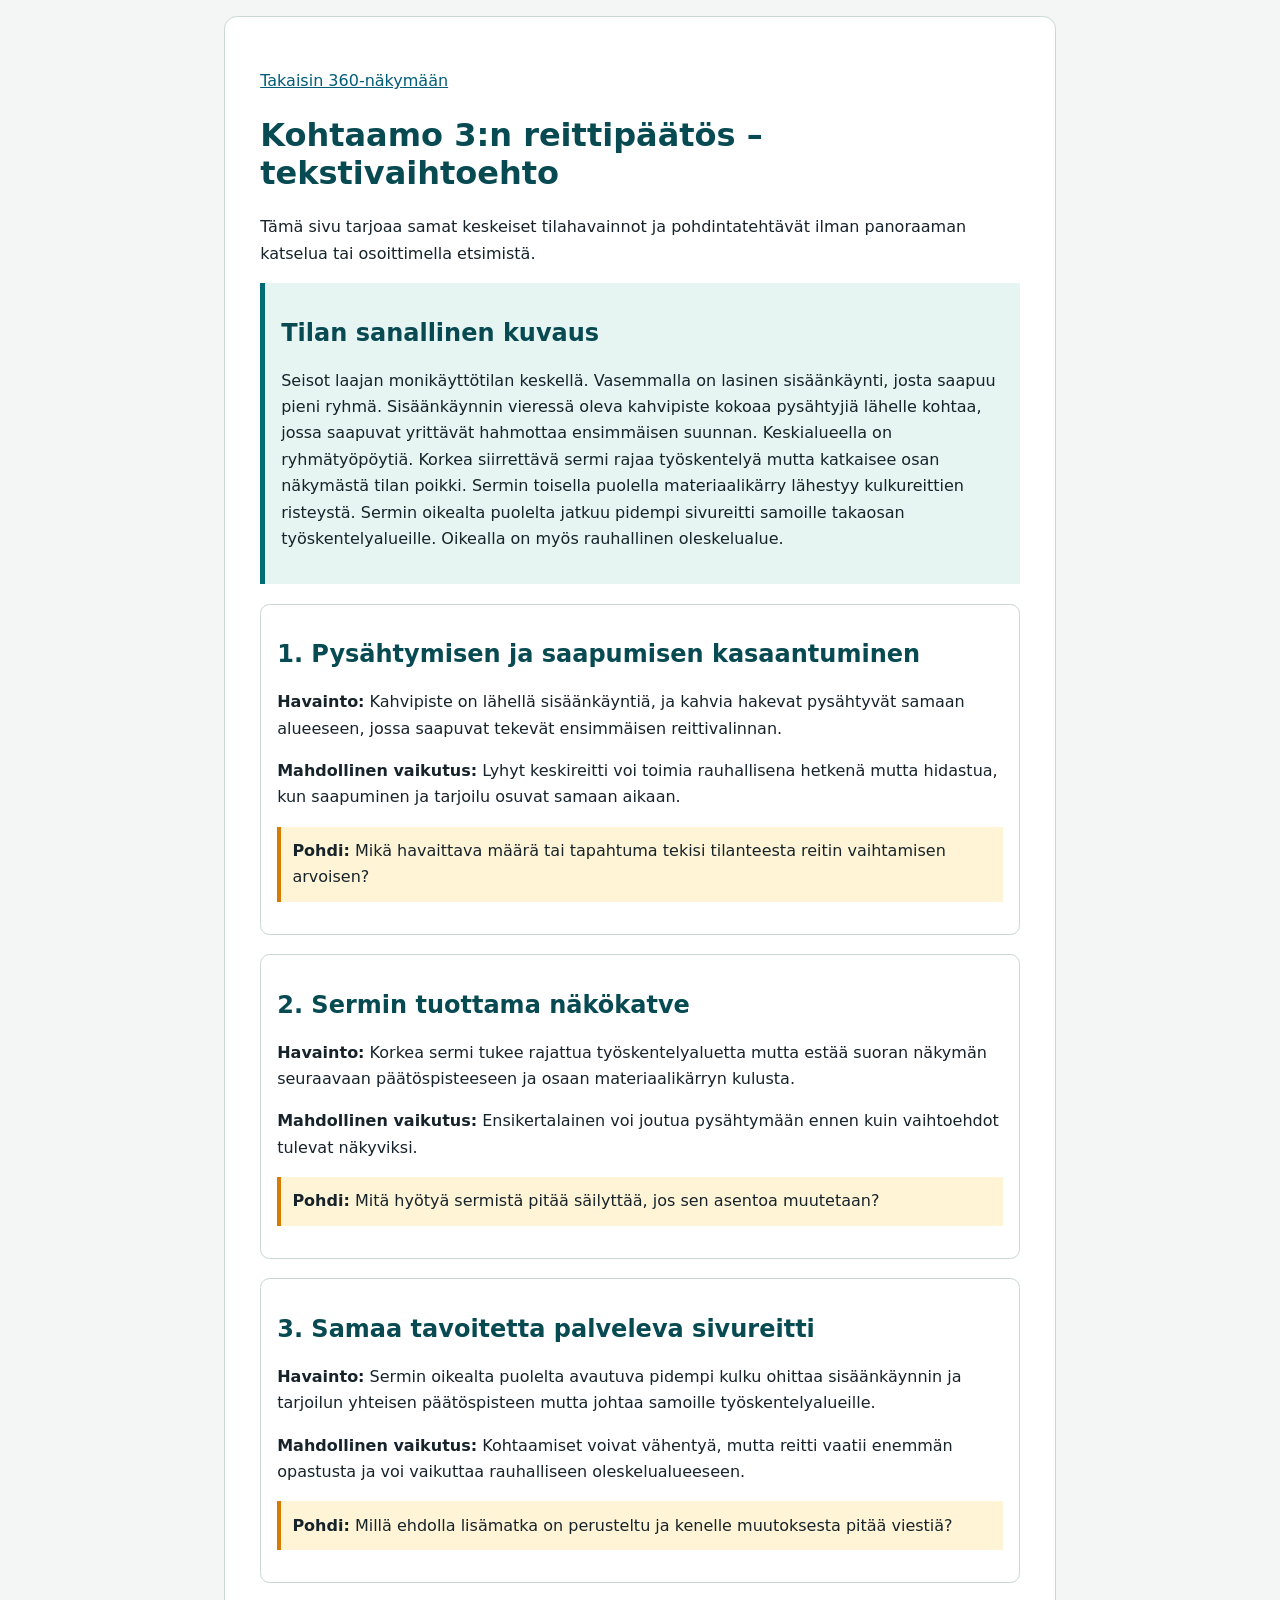
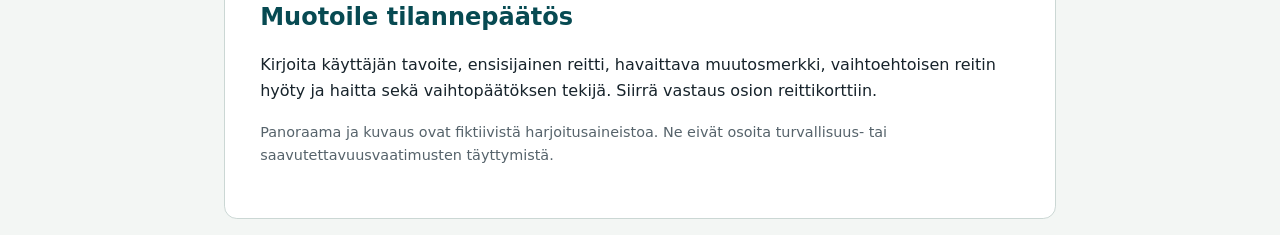
<file: furnished-spaces-simulation/accessible.html>
<!doctype html>
<html lang="fi">
<head>
  <meta charset="utf-8">
  <meta name="viewport" content="width=device-width, initial-scale=1">
  <title>Kohtaamo 3 – 360-simulaation tekstivaihtoehto</title>
  <style>
    body{max-width:52rem;margin:0 auto;padding:1rem;color:#17232b;background:#f3f6f4;font:1rem/1.65 system-ui,-apple-system,"Segoe UI",sans-serif}main{background:#fff;border:1px solid #cbd7d4;border-radius:.8rem;padding:clamp(1rem,4vw,2.2rem)}h1,h2{color:#074a52;line-height:1.2}a{color:#005d78}a:focus-visible{outline:3px solid #d67a00;outline-offset:3px}.scene{padding:1rem;background:#e6f4f2;border-left:.35rem solid #006b75}.task{margin:1.2rem 0;padding:1rem;border:1px solid #cbd7d4;border-radius:.6rem}.reflection{padding:.7rem;background:#fff5d6;border-left:.3rem solid #d67a00}.boundary{color:#56636b;font-size:.9rem}
  </style>
</head>
<body>
  <main>
    <p><a href="./index.html">Takaisin 360-näkymään</a></p>
    <h1>Kohtaamo 3:n reittipäätös – tekstivaihtoehto</h1>
    <p>Tämä sivu tarjoaa samat keskeiset tilahavainnot ja pohdintatehtävät ilman panoraaman katselua tai osoittimella etsimistä.</p>

    <section class="scene" aria-labelledby="scene-description">
      <h2 id="scene-description">Tilan sanallinen kuvaus</h2>
      <p>Seisot laajan monikäyttötilan keskellä. Vasemmalla on lasinen sisäänkäynti, josta saapuu pieni ryhmä. Sisäänkäynnin vieressä oleva kahvipiste kokoaa pysähtyjiä lähelle kohtaa, jossa saapuvat yrittävät hahmottaa ensimmäisen suunnan. Keskialueella on ryhmätyöpöytiä. Korkea siirrettävä sermi rajaa työskentelyä mutta katkaisee osan näkymästä tilan poikki. Sermin toisella puolella materiaalikärry lähestyy kulkureittien risteystä. Sermin oikealta puolelta jatkuu pidempi sivureitti samoille takaosan työskentelyalueille. Oikealla on myös rauhallinen oleskelualue.</p>
    </section>

    <section class="task">
      <h2>1. Pysähtymisen ja saapumisen kasaantuminen</h2>
      <p><strong>Havainto:</strong> Kahvipiste on lähellä sisäänkäyntiä, ja kahvia hakevat pysähtyvät samaan alueeseen, jossa saapuvat tekevät ensimmäisen reittivalinnan.</p>
      <p><strong>Mahdollinen vaikutus:</strong> Lyhyt keskireitti voi toimia rauhallisena hetkenä mutta hidastua, kun saapuminen ja tarjoilu osuvat samaan aikaan.</p>
      <p class="reflection"><strong>Pohdi:</strong> Mikä havaittava määrä tai tapahtuma tekisi tilanteesta reitin vaihtamisen arvoisen?</p>
    </section>

    <section class="task">
      <h2>2. Sermin tuottama näkökatve</h2>
      <p><strong>Havainto:</strong> Korkea sermi tukee rajattua työskentelyaluetta mutta estää suoran näkymän seuraavaan päätöspisteeseen ja osaan materiaalikärryn kulusta.</p>
      <p><strong>Mahdollinen vaikutus:</strong> Ensikertalainen voi joutua pysähtymään ennen kuin vaihtoehdot tulevat näkyviksi.</p>
      <p class="reflection"><strong>Pohdi:</strong> Mitä hyötyä sermistä pitää säilyttää, jos sen asentoa muutetaan?</p>
    </section>

    <section class="task">
      <h2>3. Samaa tavoitetta palveleva sivureitti</h2>
      <p><strong>Havainto:</strong> Sermin oikealta puolelta avautuva pidempi kulku ohittaa sisäänkäynnin ja tarjoilun yhteisen päätöspisteen mutta johtaa samoille työskentelyalueille.</p>
      <p><strong>Mahdollinen vaikutus:</strong> Kohtaamiset voivat vähentyä, mutta reitti vaatii enemmän opastusta ja voi vaikuttaa rauhalliseen oleskelualueeseen.</p>
      <p class="reflection"><strong>Pohdi:</strong> Millä ehdolla lisämatka on perusteltu ja kenelle muutoksesta pitää viestiä?</p>
    </section>

    <h2>Muotoile tilannepäätös</h2>
    <p>Kirjoita käyttäjän tavoite, ensisijainen reitti, havaittava muutosmerkki, vaihtoehtoisen reitin hyöty ja haitta sekä vaihtopäätöksen tekijä. Siirrä vastaus osion reittikorttiin.</p>
    <p class="boundary">Panoraama ja kuvaus ovat fiktiivistä harjoitusaineistoa. Ne eivät osoita turvallisuus- tai saavutettavuusvaatimusten täyttymistä.</p>
  </main>
</body>
</html>
</file>
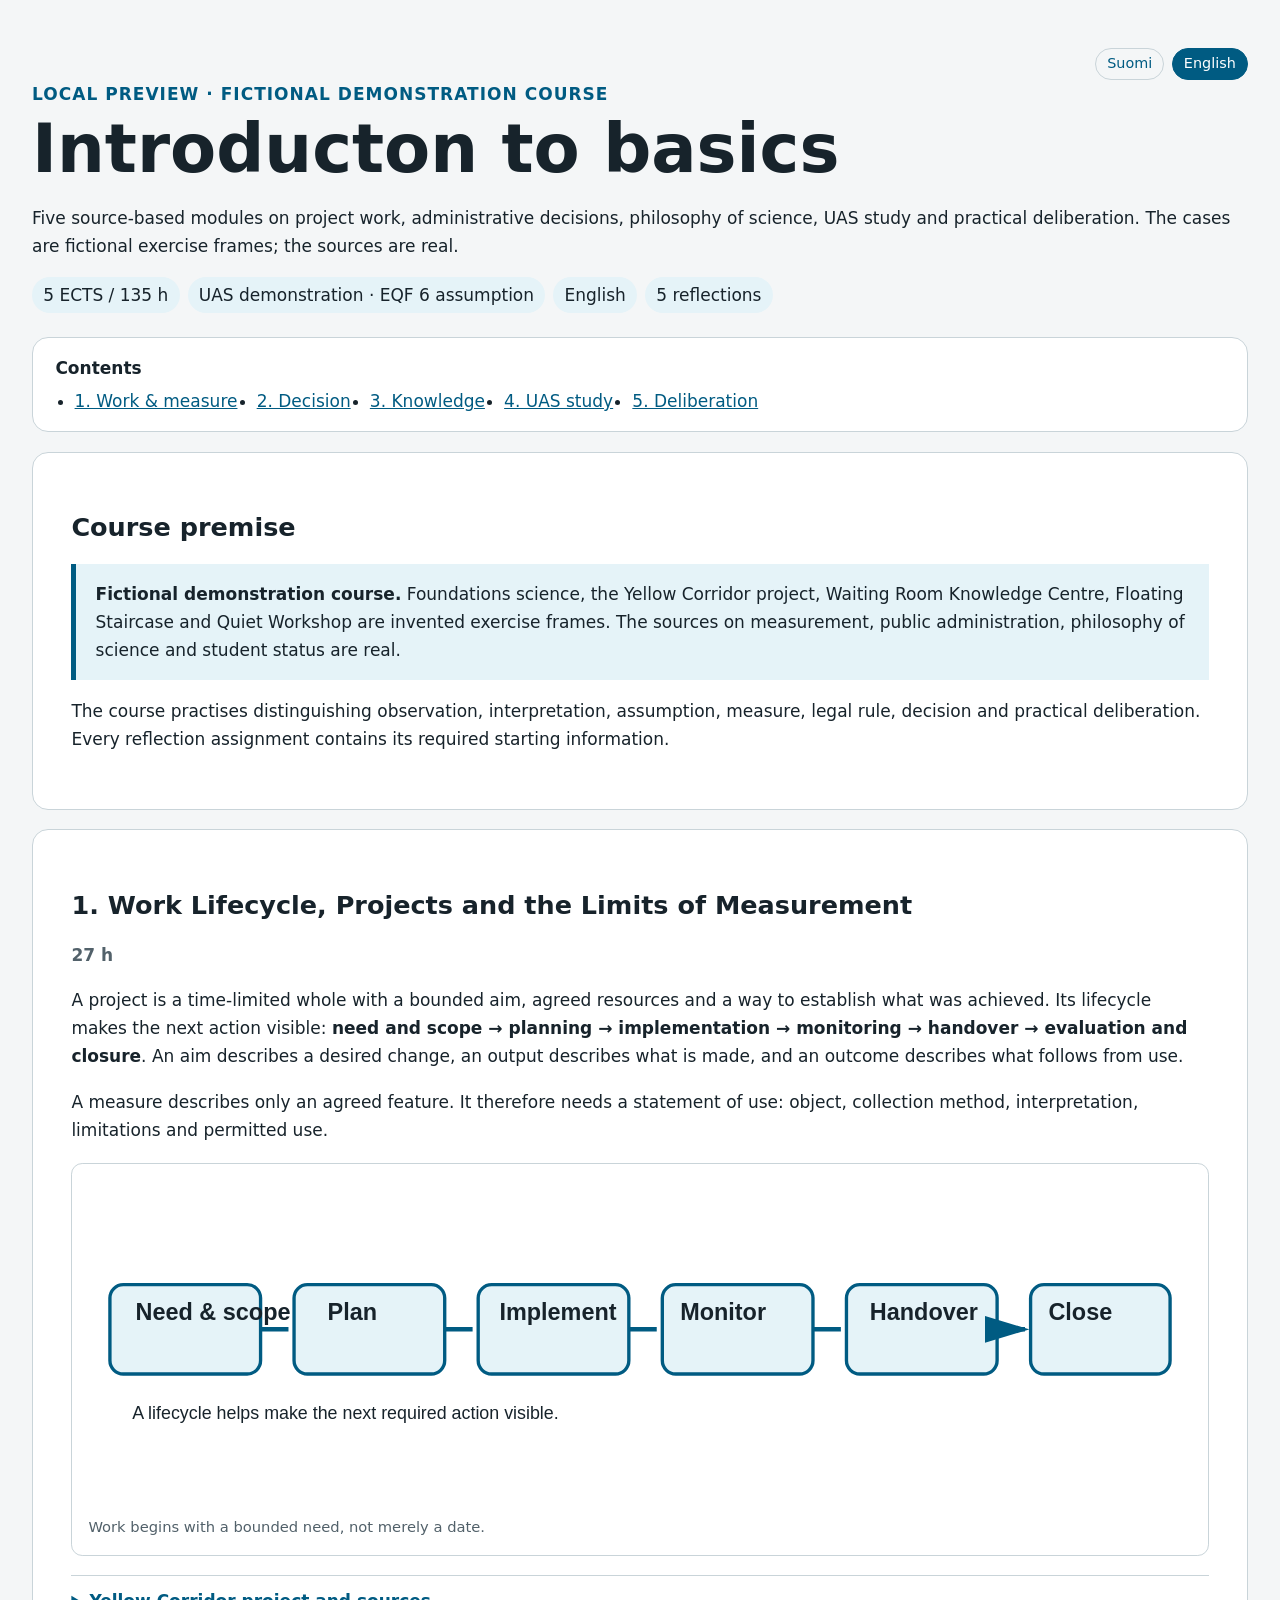
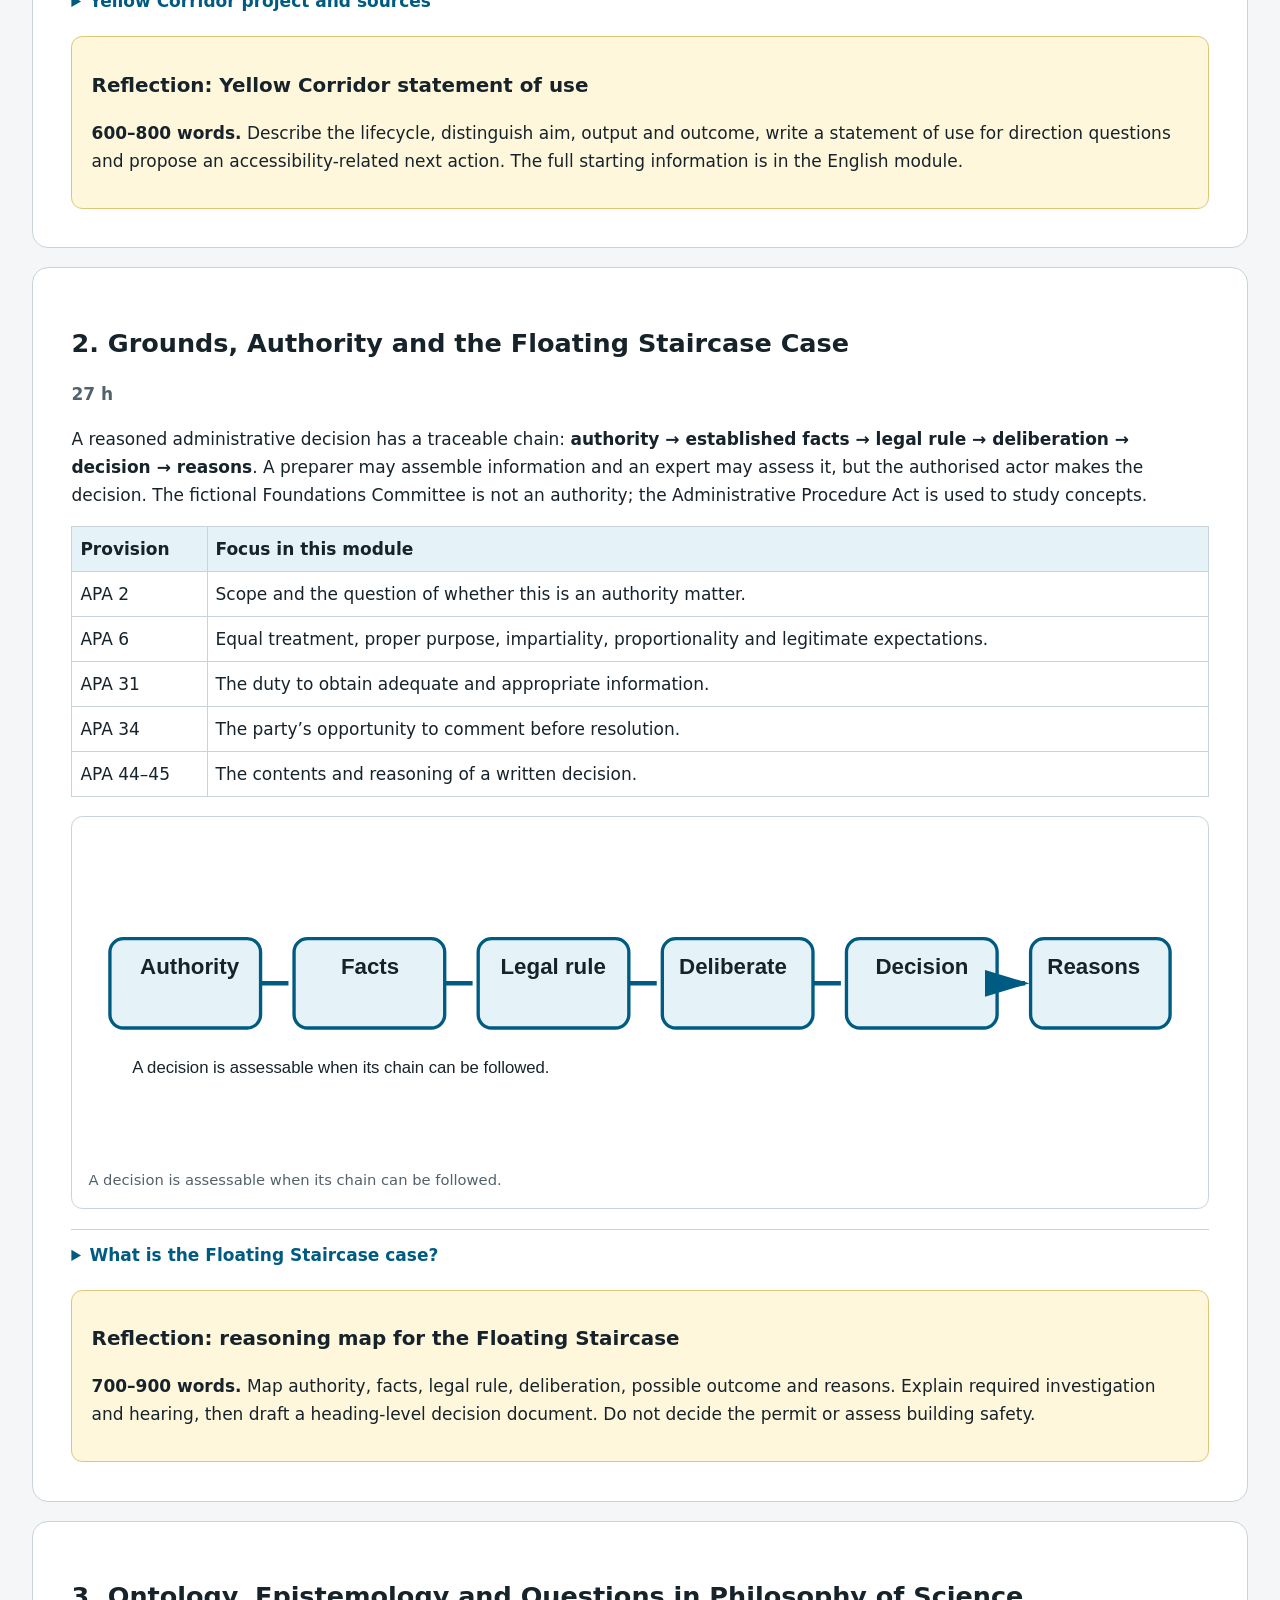
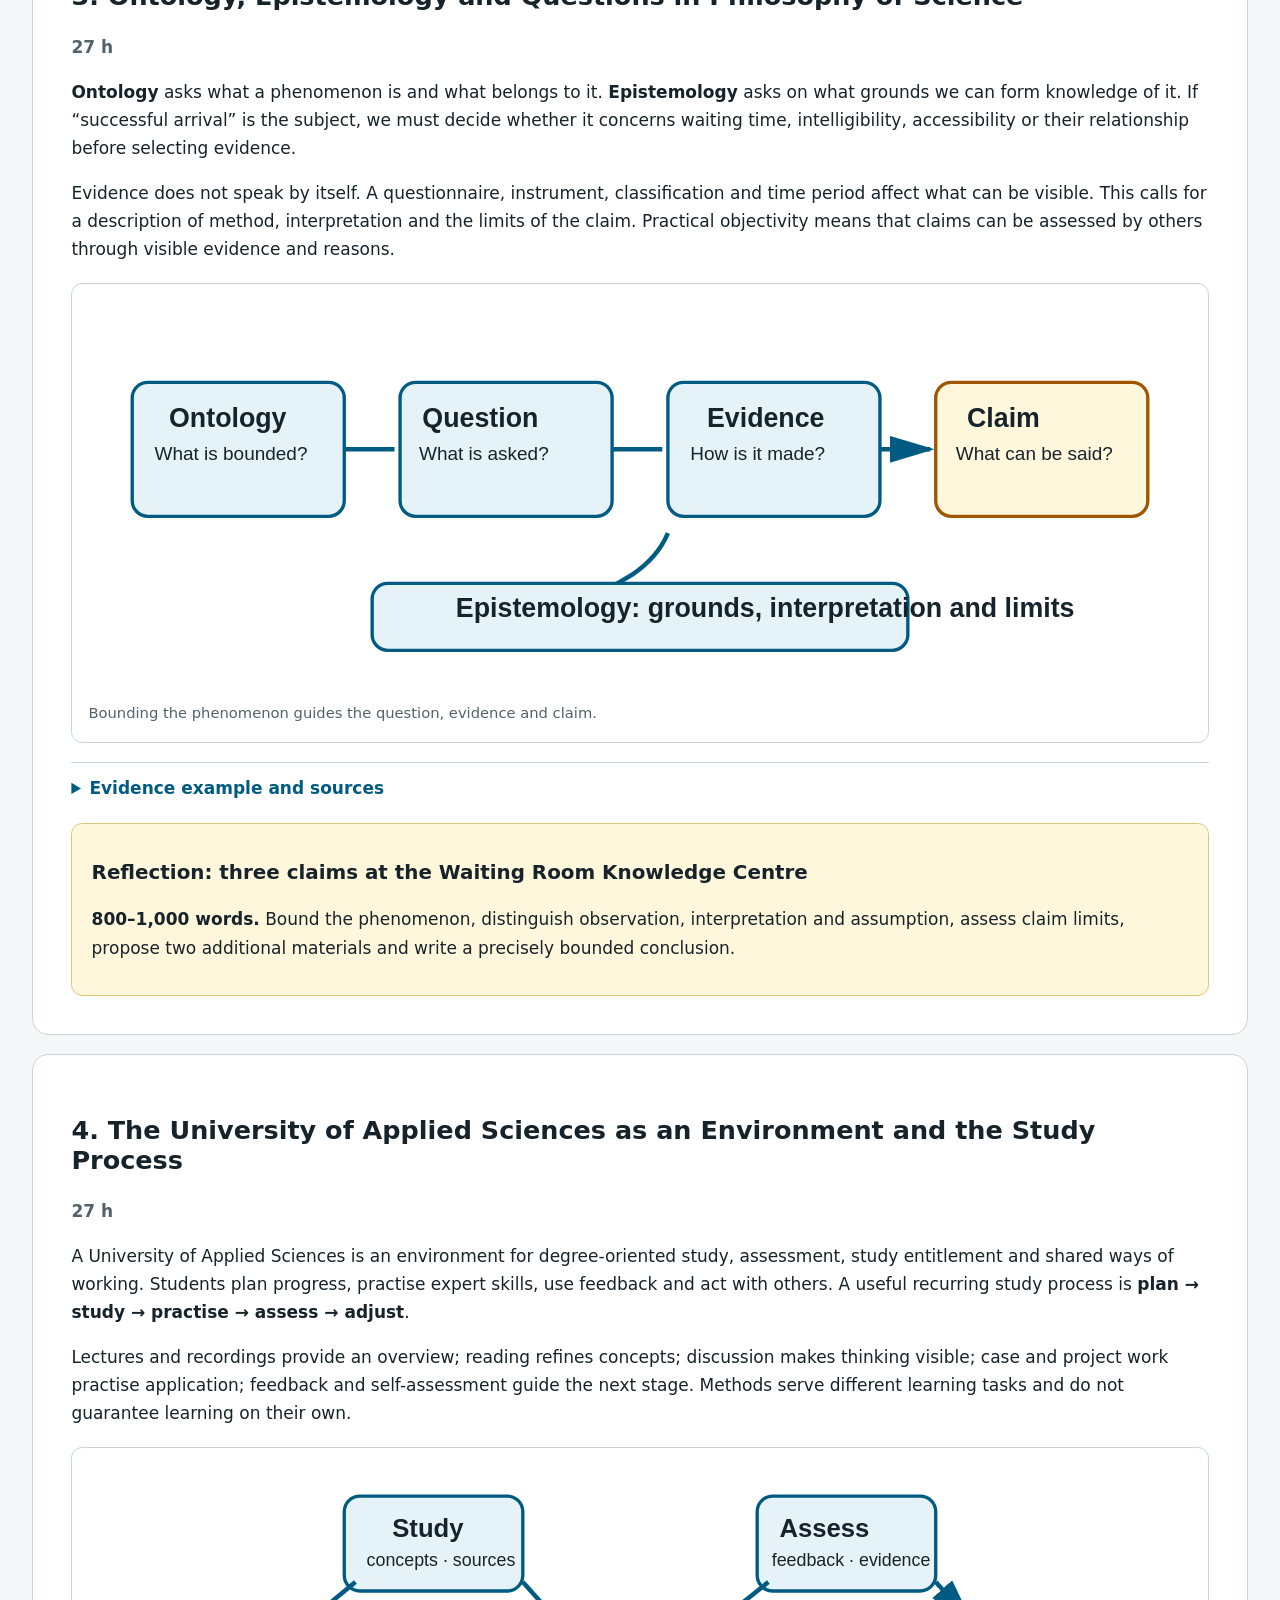
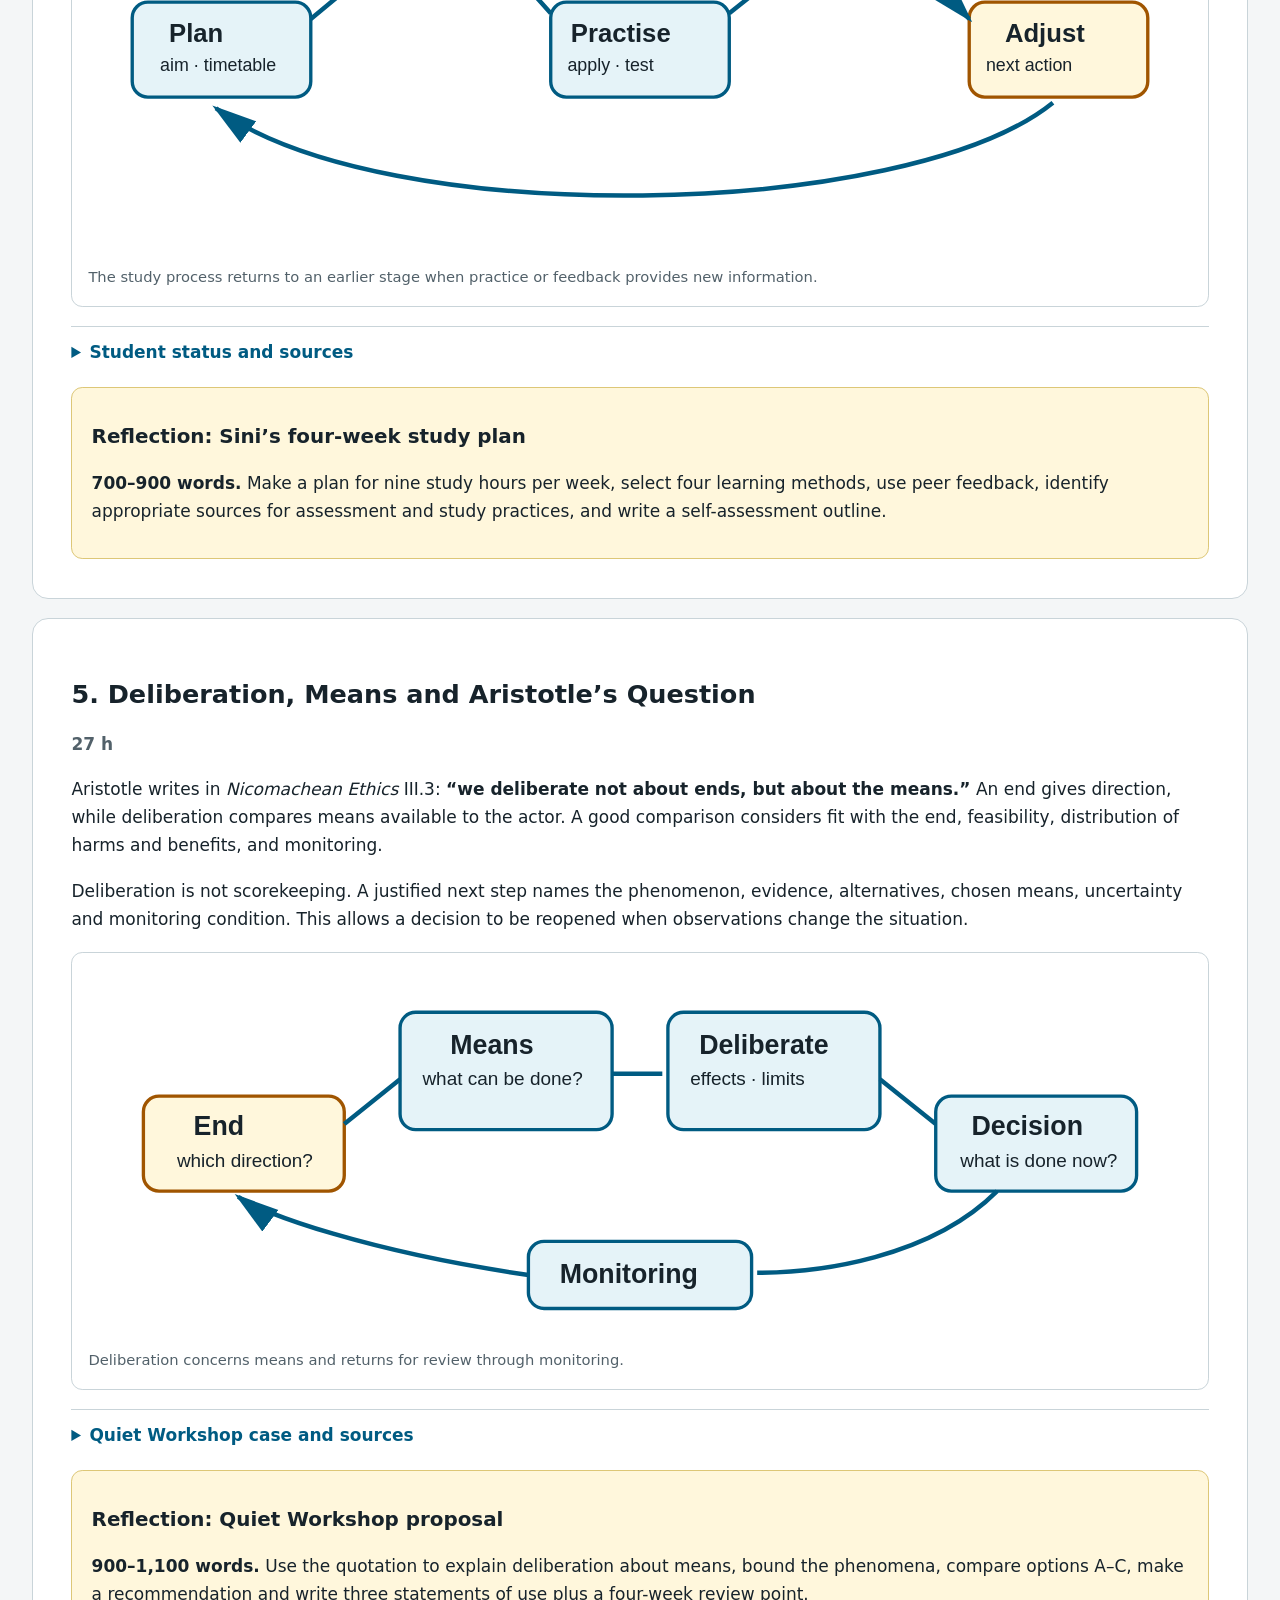
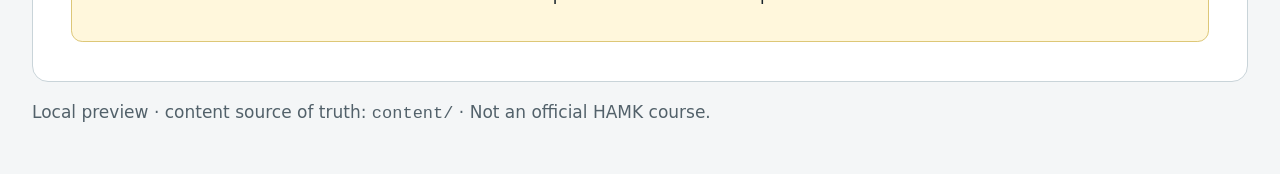
<file: introduction-to-basics/en.html>
<!doctype html>
<html lang="en">
<head>
  <meta charset="utf-8">
  <meta name="viewport" content="width=device-width,initial-scale=1">
  <title>Introducton to basics – preview</title>
  <style>
    :root{--ink:#17232b;--blue:#005b82;--soft:#e5f3f8;--gold:#fff7dc;--line:#c9d4d9}*{box-sizing:border-box}html{scroll-behavior:smooth}body{margin:0;background:#f4f6f7;color:var(--ink);font:17px/1.65 system-ui,-apple-system,"Segoe UI",sans-serif}header,nav,main,footer{width:min(76rem,calc(100% - 2rem));margin:auto}header{padding:3rem 0 1.5rem}h1{font-size:clamp(2.2rem,6vw,4.2rem);line-height:1.1;margin:.3rem 0}h2{line-height:1.2}h3{line-height:1.3}.eyebrow{color:var(--blue);font-weight:750;text-transform:uppercase;letter-spacing:.06em}.language{display:flex;justify-content:flex-end;gap:.45rem}.language a{border:1px solid var(--line);border-radius:2rem;padding:.2rem .7rem;text-decoration:none;font-size:.9rem}.language a[aria-current="page"]{background:var(--blue);border-color:var(--blue);color:#fff}.meta{display:flex;gap:.5rem;flex-wrap:wrap}.meta span{background:var(--soft);padding:.25rem .7rem;border-radius:2rem}nav,.panel{background:#fff;border:1px solid var(--line);border-radius:1rem}nav{padding:1rem 1.4rem;margin-bottom:1.25rem}nav ul{display:flex;flex-wrap:wrap;gap:.4rem 1.2rem;margin:.3rem 0 0;padding-left:1.2rem}main{display:grid;gap:1.2rem}.panel{padding:clamp(1.2rem,3vw,2.4rem)}.notice{background:var(--soft);border-left:5px solid var(--blue);padding:1rem 1.2rem}.task{background:var(--gold);border:1px solid #ddc777;border-radius:.7rem;padding:1rem 1.2rem;margin-top:1.3rem}.diagram{margin:1.2rem 0;padding:.6rem;border:1px solid var(--line);border-radius:.7rem}.diagram img{display:block;width:100%;height:auto}.diagram figcaption{color:#52616a;font-size:.92rem;padding:.4rem}.time{font-weight:700;color:#52616a}details{margin-top:1rem;border-top:1px solid var(--line);padding-top:.7rem}summary{cursor:pointer;color:var(--blue);font-weight:700}table{border-collapse:collapse;width:100%;margin:1rem 0}th,td{border:1px solid var(--line);padding:.5rem;text-align:left;vertical-align:top}th{background:var(--soft)}a{color:var(--blue)}footer{color:#52616a;padding:1rem 0 3rem}@media print{body{background:#fff}.panel{break-inside:avoid;box-shadow:none}nav{display:none}}@media(max-width:40rem){nav ul{display:block}nav li+li{margin-top:.35rem}}
  </style>
</head>
<body>
  <header>
    <div class="language" aria-label="Language selection"><a href="index.html" lang="fi">Suomi</a><a href="en.html" lang="en" aria-current="page">English</a></div>
    <div class="eyebrow">Local preview · fictional demonstration course</div>
    <h1>Introducton to basics</h1>
    <p>Five source-based modules on project work, administrative decisions, philosophy of science, UAS study and practical deliberation. The cases are fictional exercise frames; the sources are real.</p>
    <div class="meta"><span>5 ECTS / 135 h</span><span>UAS demonstration · EQF 6 assumption</span><span>English</span><span>5 reflections</span></div>
  </header>
  <nav aria-label="Modules"><strong>Contents</strong><ul><li><a href="#m1">1. Work &amp; measure</a></li><li><a href="#m2">2. Decision</a></li><li><a href="#m3">3. Knowledge</a></li><li><a href="#m4">4. UAS study</a></li><li><a href="#m5">5. Deliberation</a></li></ul></nav>
  <main>
    <section class="panel"><h2>Course premise</h2><div class="notice"><strong>Fictional demonstration course.</strong> Foundations science, the Yellow Corridor project, Waiting Room Knowledge Centre, Floating Staircase and Quiet Workshop are invented exercise frames. The sources on measurement, public administration, philosophy of science and student status are real.</div><p>The course practises distinguishing observation, interpretation, assumption, measure, legal rule, decision and practical deliberation. Every reflection assignment contains its required starting information.</p></section>

    <section class="panel" id="m1"><h2>1. Work Lifecycle, Projects and the Limits of Measurement</h2><p class="time">27 h</p><p>A project is a time-limited whole with a bounded aim, agreed resources and a way to establish what was achieved. Its lifecycle makes the next action visible: <strong>need and scope → planning → implementation → monitoring → handover → evaluation and closure</strong>. An aim describes a desired change, an output describes what is made, and an outcome describes what follows from use.</p><p>A measure describes only an agreed feature. It therefore needs a statement of use: object, collection method, interpretation, limitations and permitted use.</p><figure class="diagram"><img src="../assets/en/01-work-lifecycle.svg" alt="Diagram of the work lifecycle from need and scope to closure."><figcaption>Work begins with a bounded need, not merely a date.</figcaption></figure><details><summary>Yellow Corridor project and sources</summary><p>During the eight-week project, direction questions fell from 11/18 visitors to 4/18. The floor marker remained insufficient for two visitors with visual impairments. The project produces guidance, observation data and a further-action proposal, rather than claiming to have resolved all accessibility.</p><p><a href="https://doi.org/10.1146/annurev.soc.24.1.313">Espeland &amp; Stevens (1998)</a> examine how comparison is constructed. <a href="https://doi.org/10.23943/princeton/9780691208411.001.0001">Porter (2020 [1995])</a> explains why numerical methods must be opened up.</p></details><div class="task"><h3>Reflection: Yellow Corridor statement of use</h3><p><strong>600–800 words.</strong> Describe the lifecycle, distinguish aim, output and outcome, write a statement of use for direction questions and propose an accessibility-related next action. The full starting information is in the English module.</p></div></section>

    <section class="panel" id="m2"><h2>2. Grounds, Authority and the Floating Staircase Case</h2><p class="time">27 h</p><p>A reasoned administrative decision has a traceable chain: <strong>authority → established facts → legal rule → deliberation → decision → reasons</strong>. A preparer may assemble information and an expert may assess it, but the authorised actor makes the decision. The fictional Foundations Committee is not an authority; the Administrative Procedure Act is used to study concepts.</p><table><thead><tr><th>Provision</th><th>Focus in this module</th></tr></thead><tbody><tr><td>APA 2</td><td>Scope and the question of whether this is an authority matter.</td></tr><tr><td>APA 6</td><td>Equal treatment, proper purpose, impartiality, proportionality and legitimate expectations.</td></tr><tr><td>APA 31</td><td>The duty to obtain adequate and appropriate information.</td></tr><tr><td>APA 34</td><td>The party’s opportunity to comment before resolution.</td></tr><tr><td>APA 44–45</td><td>The contents and reasoning of a written decision.</td></tr></tbody></table><figure class="diagram"><img src="../assets/en/02-grounds-and-authority.svg" alt="Diagram of the decision chain from authority to reasons."><figcaption>A decision is assessable when its chain can be followed.</figcaption></figure><details><summary>What is the Floating Staircase case?</summary><p>Applicant Aava asks the fictional Corridor Authority for a permit for a cable-suspended three-step platform. A manufacturer calls it stable, while the inspector observes that its first step sways when two people use it. Aava has not seen the inspector’s memorandum; the unit director has decision-making authority.</p><p>The primary source is the <a href="https://www.finlex.fi/fi/lainsaadanto/2003/434">Administrative Procedure Act</a>. <a href="https://kho.fi/fi/index/paatokset/ennakkopaatokset/1730719508768.html">KHO:2024:117</a>, <a href="https://kho.fi/fi/index/paatokset/ennakkopaatokset/1738061729305.html">KHO:2025:13</a> and <a href="https://www.kho.fi/paatokset/kho202579/">KHO:2025:79</a> provide real examples of the relevant principles.</p></details><div class="task"><h3>Reflection: reasoning map for the Floating Staircase</h3><p><strong>700–900 words.</strong> Map authority, facts, legal rule, deliberation, possible outcome and reasons. Explain required investigation and hearing, then draft a heading-level decision document. Do not decide the permit or assess building safety.</p></div></section>

    <section class="panel" id="m3"><h2>3. Ontology, Epistemology and Questions in Philosophy of Science</h2><p class="time">27 h</p><p><strong>Ontology</strong> asks what a phenomenon is and what belongs to it. <strong>Epistemology</strong> asks on what grounds we can form knowledge of it. If “successful arrival” is the subject, we must decide whether it concerns waiting time, intelligibility, accessibility or their relationship before selecting evidence.</p><p>Evidence does not speak by itself. A questionnaire, instrument, classification and time period affect what can be visible. This calls for a description of method, interpretation and the limits of the claim. Practical objectivity means that claims can be assessed by others through visible evidence and reasons.</p><figure class="diagram"><img src="../assets/en/03-ontology-and-epistemology.svg" alt="Diagram connecting ontology, question, evidence and a bounded claim."><figcaption>Bounding the phenomenon guides the question, evidence and claim.</figcaption></figure><details><summary>Evidence example and sources</summary><p>At the Waiting Room Knowledge Centre, waiting time fell from 12 to 8 minutes, 14/20 respondents found the instruction clear, and 3/25 visitors asked for directions. These materials describe different features rather than one automatic success.</p><p><a href="https://doi.org/10.1177/0539018412437108">Goertz &amp; Mahoney (2012)</a> distinguish concepts from measures. <a href="https://plato.stanford.edu/entries/science-theory-observation/">Bogen (2014)</a> explains theory and observation. <a href="https://plato.stanford.edu/entries/scientific-objectivity/">Douglas (2016)</a> examines scientific objectivity.</p></details><div class="task"><h3>Reflection: three claims at the Waiting Room Knowledge Centre</h3><p><strong>800–1,000 words.</strong> Bound the phenomenon, distinguish observation, interpretation and assumption, assess claim limits, propose two additional materials and write a precisely bounded conclusion.</p></div></section>

    <section class="panel" id="m4"><h2>4. The University of Applied Sciences as an Environment and the Study Process</h2><p class="time">27 h</p><p>A University of Applied Sciences is an environment for degree-oriented study, assessment, study entitlement and shared ways of working. Students plan progress, practise expert skills, use feedback and act with others. A useful recurring study process is <strong>plan → study → practise → assess → adjust</strong>.</p><p>Lectures and recordings provide an overview; reading refines concepts; discussion makes thinking visible; case and project work practise application; feedback and self-assessment guide the next stage. Methods serve different learning tasks and do not guarantee learning on their own.</p><figure class="diagram"><img src="../assets/en/04-uas-study-process.svg" alt="Diagram of the study process from planning to adjustment."><figcaption>The study process returns to an earlier stage when practice or feedback provides new information.</figcaption></figure><details><summary>Student status and sources</summary><p>The Constitution, Universities of Applied Sciences Act and Non-discrimination Act form part of the legal framework. Institutional instructions, degree regulations and rules of order specify daily practice. This demonstration course does not provide individual legal advice.</p><p><a href="https://doi.org/10.1002/j.2168-9830.2004.tb00809.x">Prince (2004)</a> reviews research on active learning. <a href="https://doi.org/10.1016/S1096-7516(00)00016-6">Garrison, Anderson &amp; Archer (2000)</a> structure online learning through cognitive, social and teaching presence.</p></details><div class="task"><h3>Reflection: Sini’s four-week study plan</h3><p><strong>700–900 words.</strong> Make a plan for nine study hours per week, select four learning methods, use peer feedback, identify appropriate sources for assessment and study practices, and write a self-assessment outline.</p></div></section>

    <section class="panel" id="m5"><h2>5. Deliberation, Means and Aristotle’s Question</h2><p class="time">27 h</p><p>Aristotle writes in <em>Nicomachean Ethics</em> III.3: <strong>“we deliberate not about ends, but about the means.”</strong> An end gives direction, while deliberation compares means available to the actor. A good comparison considers fit with the end, feasibility, distribution of harms and benefits, and monitoring.</p><p>Deliberation is not scorekeeping. A justified next step names the phenomenon, evidence, alternatives, chosen means, uncertainty and monitoring condition. This allows a decision to be reopened when observations change the situation.</p><figure class="diagram"><img src="../assets/en/05-deliberation-and-means.svg" alt="Aristotelian deliberation cycle from end to means, decision and monitoring."><figcaption>Deliberation concerns means and returns for review through monitoring.</figcaption></figure><details><summary>Quiet Workshop case and sources</summary><p>At the Quiet Workshop, 10/30 visitors asked for directions, three used screen-reader software and some users found afternoon conversation disruptive. The choices are printed signs, an accessible online route and a quiet hour. No choice answers all observations alone.</p><p><a href="https://classics.mit.edu/Aristotle/nicomachaen.3.iii.html">Aristotle, Nicomachean Ethics III.3</a> is the source text on deliberation. <a href="https://global.oup.com/academic/product/ethics-with-aristotle-9780195060416">Broadie (1991)</a> discusses practical deliberation in Aristotle’s ethics.</p></details><div class="task"><h3>Reflection: Quiet Workshop proposal</h3><p><strong>900–1,100 words.</strong> Use the quotation to explain deliberation about means, bound the phenomena, compare options A–C, make a recommendation and write three statements of use plus a four-week review point.</p></div></section>
  </main>
  <footer>Local preview · content source of truth: <code>content/</code> · Not an official HAMK course.</footer>
</body>
</html>
</file>
<file: furnished-spaces-simulation/style.css>
:root {
  color-scheme: light;
  --ink: #17232b;
  --muted: #526067;
  --accent: #006b75;
  --accent-dark: #074a52;
  --focus: #d67a00;
  --paper: #ffffff;
  --soft: #e6f4f2;
  --task: #fff5d6;
  --line: #bdd0cc;
  --success: #237548;
  --shadow: 0 .6rem 2rem #102b2e24;
}

* { box-sizing: border-box; }
[hidden] { display: none !important; }
html, body { min-height: 100%; }
body { margin: 0; background: #eef3f1; color: var(--ink); font: 1rem/1.55 system-ui, -apple-system, "Segoe UI", sans-serif; }
button, select { font: inherit; }
button, select, a { touch-action: manipulation; }
a { color: #005d78; }
button:focus-visible, select:focus-visible, a:focus-visible, #viewer:focus-visible { outline: 3px solid var(--focus); outline-offset: 3px; }
.sr-only { position: absolute; width: 1px; height: 1px; padding: 0; margin: -1px; overflow: hidden; clip: rect(0, 0, 0, 0); white-space: nowrap; border: 0; }
.skip-link { position: fixed; top: -5rem; left: 1rem; z-index: 50; padding: .7rem 1rem; background: #fff; border: 2px solid var(--accent); border-radius: .4rem; }
.skip-link:focus { top: 1rem; }
.app-shell { min-height: 100vh; }
.topbar { min-height: 5.8rem; display: flex; align-items: center; justify-content: space-between; gap: 1rem; padding: .8rem 1.2rem; color: #fff; background: linear-gradient(135deg, #073d45, #006b75); }
.topbar h1 { margin: .1rem 0 0; font-size: clamp(1.35rem, 3vw, 2.1rem); line-height: 1.15; }
.eyebrow { margin: 0; font-size: .82rem; font-weight: 750; letter-spacing: .04em; text-transform: uppercase; opacity: .9; }
.scene-tools { display: flex; align-items: center; gap: .45rem; flex-wrap: wrap; }
.scene-tools label { font-weight: 750; }
.scene-tools select, .scene-tools button { border: 1px solid #ffffff88; border-radius: .4rem; padding: .4rem .55rem; background: #fff; color: var(--ink); }
.scene-tools button:disabled { opacity: .5; cursor: not-allowed; }
.simulation-layout { min-height: calc(100vh - 5.8rem); display: grid; grid-template-columns: minmax(0, 1fr) 23rem; }
.simulation-layout.panel-collapsed { grid-template-columns: 1fr; }
.viewer-card { min-width: 0; display: flex; flex-direction: column; background: #102a2d; }
.viewer { position: relative; min-height: 34rem; flex: 1; overflow: hidden; cursor: grab; background: #17383b url('./assets/kohtaamo3-panorama.png') center/cover no-repeat; touch-action: none; }
.viewer.is-dragging { cursor: grabbing; }
.viewer canvas { position: absolute; inset: 0; display: block; width: 100%; height: 100%; }
.loading { position: absolute; z-index: 4; top: 1rem; left: 50%; transform: translateX(-50%); padding: .5rem .8rem; border-radius: 2rem; color: #fff; background: #102a2ddd; }
.hotspot-layer { position: absolute; z-index: 5; inset: 0; pointer-events: none; }
.hotspot { position: absolute; transform: translate(-50%, -50%); pointer-events: auto; border: 0; cursor: pointer; color: #fff; }
.hotspot.visible { display: flex; align-items: center; gap: .35rem; padding: .35rem .55rem; border-radius: 1rem; background: #006b75ee; box-shadow: 0 .2rem .7rem #0007; font-weight: 750; }
.hotspot.hidden-hotspot { width: 5rem; height: 5rem; border: 2px dashed transparent; border-radius: 50%; background: #ffffff03; opacity: .04; }
.hotspot.hidden-hotspot:hover, .hotspot.hidden-hotspot:focus-visible { opacity: .55; border-color: #fff; background: #006b7588; }
.hotspot.hidden-hotspot.revealed, .hotspot.hidden-hotspot.found { display: grid; place-items: center; width: 3.2rem; height: 3.2rem; opacity: 1; border: 3px solid #fff; background: #a45100eb; box-shadow: 0 .25rem .8rem #0008; font-size: 1.25rem; font-weight: 900; }
.hotspot.hidden-hotspot.found { background: var(--success); }
.viewer-toolbar { display: flex; gap: .55rem; flex-wrap: wrap; padding: .65rem .8rem; background: #0e3e44; }
.viewer-toolbar button, .task-actions button { border: 0; border-radius: .42rem; padding: .5rem .72rem; color: #fff; background: var(--accent); font-weight: 720; cursor: pointer; }
.viewer-toolbar button:hover, .task-actions button:hover { background: #0a5a62; }
.lesson-panel { padding: 1.1rem; overflow-y: auto; background: var(--paper); border-left: 1px solid var(--line); }
.lesson-panel h2 { margin: .1rem 0 .25rem; color: var(--accent-dark); line-height: 1.15; }
.lesson-panel h3 { margin-bottom: .45rem; }
.scene-kicker { margin: 0; color: var(--accent); font-size: .8rem; font-weight: 800; text-transform: uppercase; letter-spacing: .05em; }
.subtitle { color: var(--muted); font-weight: 650; }
.progress-block { margin: 1rem 0; }
.progress-track { height: .65rem; margin-top: .35rem; overflow: hidden; border-radius: 1rem; background: #dfe8e5; }
.progress-track span { display: block; width: 0; height: 100%; background: var(--success); transition: width .25s ease; }
.task-list { display: grid; gap: .55rem; padding-left: 1.6rem; }
.task-list li { padding: .55rem .6rem; border: 1px solid var(--line); border-radius: .45rem; background: #f8fbfa; }
.task-list li.found { border-color: #86c49e; background: #edf8f1; }
.task-state { margin-right: .35rem; color: var(--success); font-weight: 900; }
.task-actions { display: flex; gap: .55rem; flex-wrap: wrap; }
.task-actions .secondary { color: var(--accent-dark); background: var(--soft); border: 1px solid var(--line); }
.completion { margin-top: 1rem; padding: .8rem; border-left: .35rem solid var(--success); background: #edf8f1; }
.completion p { margin-bottom: 0; }
.alternative-link { margin-top: 1.2rem; font-weight: 720; }
.boundary { padding-top: .8rem; border-top: 1px solid var(--line); color: var(--muted); font-size: .82rem; }
.hotspot-dialog { width: min(34rem, calc(100% - 2rem)); padding: 1.3rem; border: 0; border-radius: .75rem; box-shadow: var(--shadow); }
.hotspot-dialog::backdrop { background: #061719aa; }
.dialog-close { position: absolute; top: .5rem; right: .6rem; width: 2.2rem; height: 2.2rem; border: 0; border-radius: 50%; background: var(--soft); font-size: 1.5rem; cursor: pointer; }
.dialog-label { margin: 0 2rem .15rem 0; color: var(--accent); font-weight: 800; }
.hotspot-dialog h2 { margin: .1rem 2rem .65rem 0; color: var(--accent-dark); }
.reflection { margin-top: .9rem; padding: .75rem; background: var(--task); border-left: .35rem solid var(--focus); }
.debug-readout { position: absolute; z-index: 10; right: .6rem; bottom: .6rem; padding: .4rem .55rem; color: #fff; background: #000b; font: .8rem ui-monospace, monospace; }
.noscript { position: fixed; z-index: 100; inset: auto 1rem 1rem; padding: 1rem; background: #fff; border: 2px solid #a45100; }

@media (max-width: 58rem) {
  .topbar { align-items: flex-start; flex-direction: column; }
  .simulation-layout { grid-template-columns: 1fr; }
  .viewer { min-height: 55vh; }
  .lesson-panel { border-left: 0; border-top: 1px solid var(--line); }
}

@media (prefers-reduced-motion: reduce) {
  *, *::before, *::after { scroll-behavior: auto !important; transition: none !important; }
}
</file>
<file: posterihuone/assets/index-BAX3CiWw.css>
:root{color:#f7f7ee;font-synthesis:none;--lime:#d5f59a;--panel:#18251ef0;background:#18251e;font-family:Inter,Segoe UI,Arial,sans-serif}*{box-sizing:border-box}body{margin:0;overflow:hidden}button,a{-webkit-tap-highlight-color:transparent}button{font:inherit;cursor:pointer}button:disabled{cursor:wait;opacity:.65}button:focus-visible,a:focus-visible,canvas:focus-visible{outline:3px solid var(--lime);outline-offset:4px}button{color:inherit;background:0 0;border:1px solid #ffffff30;border-radius:8px;padding:10px 14px;transition:background .15s}button:hover{background:#ffffff1a}a{color:var(--lime)}[hidden]{display:none!important}#scene{touch-action:none;outline:none;width:100vw;height:100dvh;display:block}.toolbar{pointer-events:none;justify-content:space-between;align-items:center;gap:20px;display:flex;position:absolute;top:22px;left:28px;right:28px}.toolbar>*{pointer-events:auto}.brand{color:#fff;text-shadow:0 1px 8px #0008;align-items:center;gap:12px;font-size:18px;font-weight:650;text-decoration:none;display:flex}.brand-icon{background:var(--lime);color:#233323;border-radius:10px;place-content:center;width:44px;height:44px;font-size:28px;line-height:1;display:grid;position:relative}.brand-icon span{font-size:20px;position:absolute;top:1px;right:3px}.brand small{letter-spacing:.04em;margin-top:5px;font-size:11px;font-weight:450;display:block}.toolbar nav{background:var(--panel);border:1px solid #ffffff24;border-radius:12px;gap:5px;padding:5px;display:flex;box-shadow:0 4px 30px #0002}.toolbar button{border:0;font-size:16px}.toolbar button span{margin-left:5px;font-size:12px}.toolbar button[aria-pressed=true]{background:var(--lime);color:#253124}.welcome{background:var(--panel);border:1px solid #ffffff29;border-radius:16px;width:430px;padding:30px;position:absolute;bottom:90px;left:28px;box-shadow:0 20px 60px #0003}.eyebrow{letter-spacing:.14em;color:var(--lime);align-items:center;gap:8px;font-size:10px;font-weight:650;display:flex}.status-dot,.room-label i{background:var(--lime);border-radius:50%;width:6px;height:6px;display:inline-block}h1{letter-spacing:-.04em;margin:22px 0 16px;font-size:45px;font-weight:450;line-height:1.08}p{color:#d3d9d1;font-size:14px;line-height:1.65}.instructions{color:#d3d9d1;flex-wrap:wrap;gap:12px;margin:24px 0;font-size:11px;display:flex}kbd{background:#ffffff0b;border:1px solid #ffffff40;border-radius:4px;margin-right:2px;padding:3px 5px;font-family:inherit;font-size:10px;display:inline-block}.primary{background:var(--lime);color:#233323;border:0;width:100%;padding:15px;font-weight:650;display:block}.primary:hover{background:#e1ffad}#loading{color:#d3d9d1;margin-top:14px;font-size:11px}progress{width:100%;height:3px;accent-color:var(--lime);border:0;margin-top:10px;display:block}progress::-webkit-progress-bar{background:#ffffff20}progress::-webkit-progress-value{background:var(--lime)}.poster-list{background:var(--panel);border:1px solid #ffffff29;border-radius:14px;width:264px;padding:20px;position:absolute;bottom:90px;right:28px}.poster-list>.eyebrow{justify-content:space-between;margin-bottom:18px}.poster-list>.eyebrow span{opacity:.6}.poster-card{text-align:left;border:0;border-top:1px solid #ffffff20;border-radius:0;align-items:center;gap:14px;width:100%;padding:14px 0;display:flex}.poster-card img{object-fit:contain;background:#f5f4e7;border-radius:2px;width:42px;height:59px}.poster-card strong{font-size:14px;font-weight:550;display:block}.poster-card small{color:#bcc5b9;margin-top:7px;font-size:10px;line-height:1.5;display:block}.poster-card .arrow{color:var(--lime);margin-left:auto}.text-button{color:#c3cdbd;text-align:left;border:0;width:100%;padding:14px 0 0;font-size:10px}.hintbar{color:#fff;pointer-events:none;text-shadow:0 1px 6px #000;justify-content:space-between;align-items:center;font-size:11px;display:flex;position:absolute;bottom:22px;left:28px;right:28px}.hintbar>span{background:#18251edb;border-radius:7px;padding:10px 14px}.room-label{letter-spacing:.1em;align-items:center;gap:9px;display:flex}#crosshair{pointer-events:none;background:#fff;border-radius:50%;width:5px;height:5px;margin:-2.5px;display:none;position:absolute;top:50%;left:50%;box-shadow:0 0 4px #0008}body.exploring #crosshair{display:block}body.exploring .poster-list{opacity:0;pointer-events:none}body.exploring .toolbar{opacity:.65}body.exploring .toolbar:hover{opacity:1}.interact{background:var(--panel);font-size:13px;position:absolute;top:56%;left:50%;transform:translate(-50%)}.interact kbd{margin-left:10px}dialog{color:#f7f7ee;background:#18251e;border:1px solid #ffffff40;border-radius:16px;max-width:calc(100vw - 28px);padding:0;box-shadow:0 30px 100px #0009}dialog::backdrop{-webkit-backdrop-filter:blur(6px);backdrop-filter:blur(6px);background:#07110bdd}#poster-dialog{width:780px;height:92dvh}.dialog-bar{border-bottom:1px solid #ffffff25;justify-content:space-between;align-items:center;gap:20px;padding:18px 22px;display:flex}.dialog-bar h2{margin:5px 0;font-size:21px;font-weight:500}.close{border:0;font-size:27px;line-height:1}.poster-scroll{text-align:center;background:#0c180e;height:calc(100% - 183px);padding:20px;overflow:auto}.poster-scroll img{width:100%;max-width:1600px;height:auto;margin:auto;display:block}.dialog-footer{padding:14px 22px;font-size:12px}.dialog-footer p{margin:0 0 8px;font-size:11px}.dialog-footer a{font-size:12px}#info-dialog{width:720px;max-height:90dvh}.info-content{max-height:75dvh;padding:10px 24px 28px;overflow:auto}.info-content p,.info-content li{color:#d3d9d1;font-size:14px;line-height:1.8}.info-content img{border-radius:8px;width:100%}.info-content h3{margin-top:24px;font-size:17px}.info-content ul{padding-left:22px}#toast{background:var(--panel);text-align:center;border-radius:8px;max-width:90vw;padding:12px 20px;font-size:13px;position:absolute;top:95px;left:50%;transform:translate(-50%)}#touch-controls{text-align:center;touch-action:none;display:none;position:absolute;bottom:78px;left:24px}#touch-controls button{background:var(--panel);touch-action:none;-webkit-user-select:none;user-select:none;width:48px;height:48px;margin:3px}.flight-touch{display:none}body.flying .flight-touch{display:block}@media (width<=800px){.toolbar{gap:8px;top:14px;left:14px;right:14px}.brand{font-size:15px}.brand small{font-size:9px}.brand-icon{width:36px;height:36px;font-size:23px}.toolbar nav{gap:0}.toolbar button{padding:9px}.toolbar button span{display:none}.welcome{width:360px;max-width:calc(100vw - 28px);padding:24px;bottom:65px;left:14px}.poster-list{width:220px;bottom:65px;right:14px}.hintbar{bottom:14px;left:14px;right:14px}.hintbar>span{font-size:10px}.hintbar .room-label{display:none}h1{font-size:36px}.instructions{gap:9px}.dialog-bar{padding:14px}.dialog-footer{padding:10px 14px}.poster-scroll{padding:10px}}@media (width<=620px){.poster-list{width:auto;padding:8px 14px;top:76px;bottom:auto;right:14px}.poster-list>.eyebrow,.poster-list .text-button,.poster-card small,.poster-card .arrow{display:none}#poster-cards{gap:12px;display:flex}.poster-card{border:0;gap:7px;padding:4px 0}.poster-card img{width:23px;height:33px}.poster-card strong{font-size:11px}.welcome p{font-size:13px}.toolbar nav{padding:2px}.toolbar button{padding:8px}.toolbar #fullscreen{display:none}}@media (pointer:coarse){body.entered #touch-controls{display:block}body.entered .poster-list{display:none}.hintbar #movement-hint{max-width:100%}}#app{-webkit-user-select:none;user-select:none}dialog{-webkit-user-select:text;user-select:text}#scene{cursor:default}body.entered #scene{cursor:grab}body.entered #scene:active{cursor:grabbing}.resume{z-index:2;width:220px;max-width:calc(100vw - 40px);padding:18px 28px;position:absolute;top:50%;left:50%;transform:translate(-50%,-50%);box-shadow:0 8px 40px #0006}.slot-summary{color:#d3d9d1;font-size:12px;line-height:1.7}#poster-cards{scrollbar-width:thin;max-height:40dvh;overflow-y:auto}.poster-card strong{-webkit-line-clamp:2;-webkit-box-orient:vertical;font-size:12px;display:-webkit-box;overflow:hidden}.poster-card small{font-size:10px}.dialog-bar h2{font-size:17px;line-height:1.35}.poster-card>span:not(.arrow){flex:1;min-width:0}.poster-card img,.poster-card .arrow{flex-shrink:0}#poster-dialog[open]{flex-direction:column;display:flex}#poster-dialog .dialog-bar,#poster-dialog .dialog-footer{flex-shrink:0}#poster-dialog .poster-scroll{flex:1;height:auto;min-height:0}.poster-actions{flex-wrap:wrap;align-items:center;gap:12px 20px;display:flex}@media (width<=620px){#poster-cards{max-width:calc(100vw - 56px);max-height:100px;overflow-x:auto}.poster-card{min-width:150px;max-width:160px}.slot-summary{margin:4px 0;font-size:10px}}@media (prefers-reduced-motion:reduce){*{transition:none!important}}
</file>
<file: pystyva-koti/style.css>
:root {
  --panel: rgba(12, 21, 32, .84);
  --panel-strong: rgba(8, 14, 22, .94);
  --text: #eef7ff;
  --muted: #c7d7e6;
  --blue: #36c5ff;
  --amber: #ffbf3d;
  --green: #42d77d;
  --danger: #ff6b6b;
  --shadow: 0 16px 50px rgba(0,0,0,.35);
  font-family: Inter, system-ui, -apple-system, BlinkMacSystemFont, "Segoe UI", sans-serif;
}
* { box-sizing: border-box; }
html, body, #app { width: 100%; height: 100%; margin: 0; overflow: hidden; background: #05090e; color: var(--text); }
button, select, textarea { font: inherit; }
button, select { border: 1px solid rgba(255,255,255,.22); background: rgba(255,255,255,.1); color: var(--text); border-radius: 999px; padding: .65rem .9rem; cursor: pointer; }
button:hover, select:hover, button:focus-visible, select:focus-visible { outline: 2px solid var(--blue); background: rgba(255,255,255,.17); }
#viewer { position: fixed; inset: 0; width: 100%; height: 100%; display: block; cursor: grab; }
#viewer:active { cursor: grabbing; }
.topbar { position: fixed; top: 0; left: 0; right: 0; z-index: 20; min-height: 74px; display: flex; align-items: center; justify-content: space-between; gap: 1rem; padding: .75rem 1rem; background: linear-gradient(180deg, rgba(5,10,16,.9), rgba(5,10,16,.45)); backdrop-filter: blur(8px); }
h1 { font-size: clamp(1rem, 2vw, 1.45rem); margin: 0; }
.topbar p { margin: .15rem 0 0; color: var(--muted); font-size: .92rem; }
.sceneControls { display: flex; align-items: center; gap: .5rem; }
.sceneControls select { min-width: 190px; color: #07111a; background: rgba(255,255,255,.92); }
.panelToggle { position: fixed; top: 86px; right: 1rem; z-index: 30; display: none; }
.lessonPanel { position: fixed; z-index: 18; top: 92px; right: 1rem; bottom: 1rem; width: min(410px, calc(100vw - 2rem)); overflow: auto; padding-right: .25rem; }
.card { background: var(--panel); border: 1px solid rgba(255,255,255,.15); border-radius: 18px; padding: 1rem; margin-bottom: .85rem; box-shadow: var(--shadow); backdrop-filter: blur(10px); }
.card h2, .card h3 { margin: 0 0 .65rem; }
.card p, .card li { color: var(--muted); line-height: 1.45; }
details { margin: .7rem 0; }
summary { cursor: pointer; font-weight: 700; }
.legend { display: grid; gap: .35rem; font-size: .92rem; }
.dot { display: inline-block; width: .9rem; height: .9rem; border-radius: 50%; margin-right: .4rem; vertical-align: -.12rem; }
.blue { background: var(--blue); } .amber { background: var(--amber); } .green { background: var(--green); }
.taskHeader { display: flex; align-items: center; justify-content: space-between; gap: 1rem; }
.taskList { list-style: none; margin: .4rem 0 1rem; padding: 0; display: grid; gap: .45rem; }
.taskList li { display: grid; grid-template-columns: 1.4rem 1fr; gap: .45rem; align-items: start; padding: .45rem; border-radius: 10px; background: rgba(255,255,255,.06); }
.taskList li.found { color: var(--green); background: rgba(66,215,125,.14); }
.buttonRow { display: flex; gap: .5rem; flex-wrap: wrap; }
.finalPanel textarea { width: 100%; min-height: 110px; resize: vertical; border-radius: 12px; padding: .7rem; color: #07111a; }
#hotspotLayer { position: fixed; inset: 0; pointer-events: none; z-index: 12; }
.hotspot { position: absolute; transform: translate(-50%, -50%); pointer-events: auto; border: 0; display: grid; place-items: center; text-align: center; user-select: none; }
.hotspot.visible { min-width: 44px; min-height: 44px; max-width: 155px; padding: .45rem .65rem; border-radius: 999px; background: rgba(54,197,255,.92); color: #031018; font-weight: 800; box-shadow: 0 0 0 4px rgba(54,197,255,.25), var(--shadow); }
.hotspot.visible::before { content: "i"; display: inline-grid; place-items: center; width: 1.2rem; height: 1.2rem; margin-right: .25rem; border-radius: 50%; background: #031018; color: var(--blue); }
.hotspot.hidden { opacity: .02; background: transparent; border: 2px solid transparent; border-radius: 16px; }
.hotspot.hidden.revealed { opacity: 1; background: rgba(255,191,61,.12); border: 3px solid var(--amber); color: #1d1200; font-weight: 900; animation: pulse 1.6s infinite; }
.hotspot.hidden.revealed::after { content: "Find this"; background: var(--amber); border-radius: 999px; padding: .3rem .55rem; }
.hotspot.found { opacity: 1; background: rgba(66,215,125,.14); border: 3px solid var(--green); animation: none; }
.hotspot.found::after { content: "✓ Found"; background: var(--green); color: #021108; border-radius: 999px; padding: .3rem .55rem; font-weight: 900; }
@keyframes pulse { 0%,100% { box-shadow: 0 0 0 0 rgba(255,191,61,.45); } 50% { box-shadow: 0 0 0 12px rgba(255,191,61,0); } }
.popup { width: min(560px, calc(100vw - 2rem)); border: 1px solid rgba(255,255,255,.18); border-radius: 20px; background: var(--panel-strong); color: var(--text); box-shadow: var(--shadow); padding: 1.25rem; }
.popup::backdrop { background: rgba(0,0,0,.48); }
.closePopup { float: right; border-radius: 50%; width: 2.2rem; height: 2.2rem; padding: 0; }
.kicker { color: var(--blue); text-transform: uppercase; letter-spacing: .08em; font-size: .78rem; font-weight: 900; margin: 0 2.5rem .5rem 0; }
#popupText { white-space: pre-line; color: var(--muted); line-height: 1.55; }
.toast, .debugReadout { position: fixed; left: 1rem; bottom: 1rem; z-index: 40; background: var(--panel-strong); border: 1px solid rgba(255,255,255,.18); border-radius: 999px; padding: .7rem 1rem; box-shadow: var(--shadow); }
.debugReadout { bottom: 4rem; font-family: ui-monospace, Consolas, monospace; }
.toast:empty { display: none; }
@media (max-width: 800px) {
  .topbar { align-items: flex-start; flex-direction: column; min-height: 120px; }
  .sceneControls { width: 100%; }
  .sceneControls select { flex: 1; min-width: 0; }
  .panelToggle { display: block; top: 130px; }
  .lessonPanel { top: 180px; transform: translateX(calc(100% + 2rem)); transition: transform .2s ease; }
  .lessonPanel.open { transform: translateX(0); }
}
</file>
